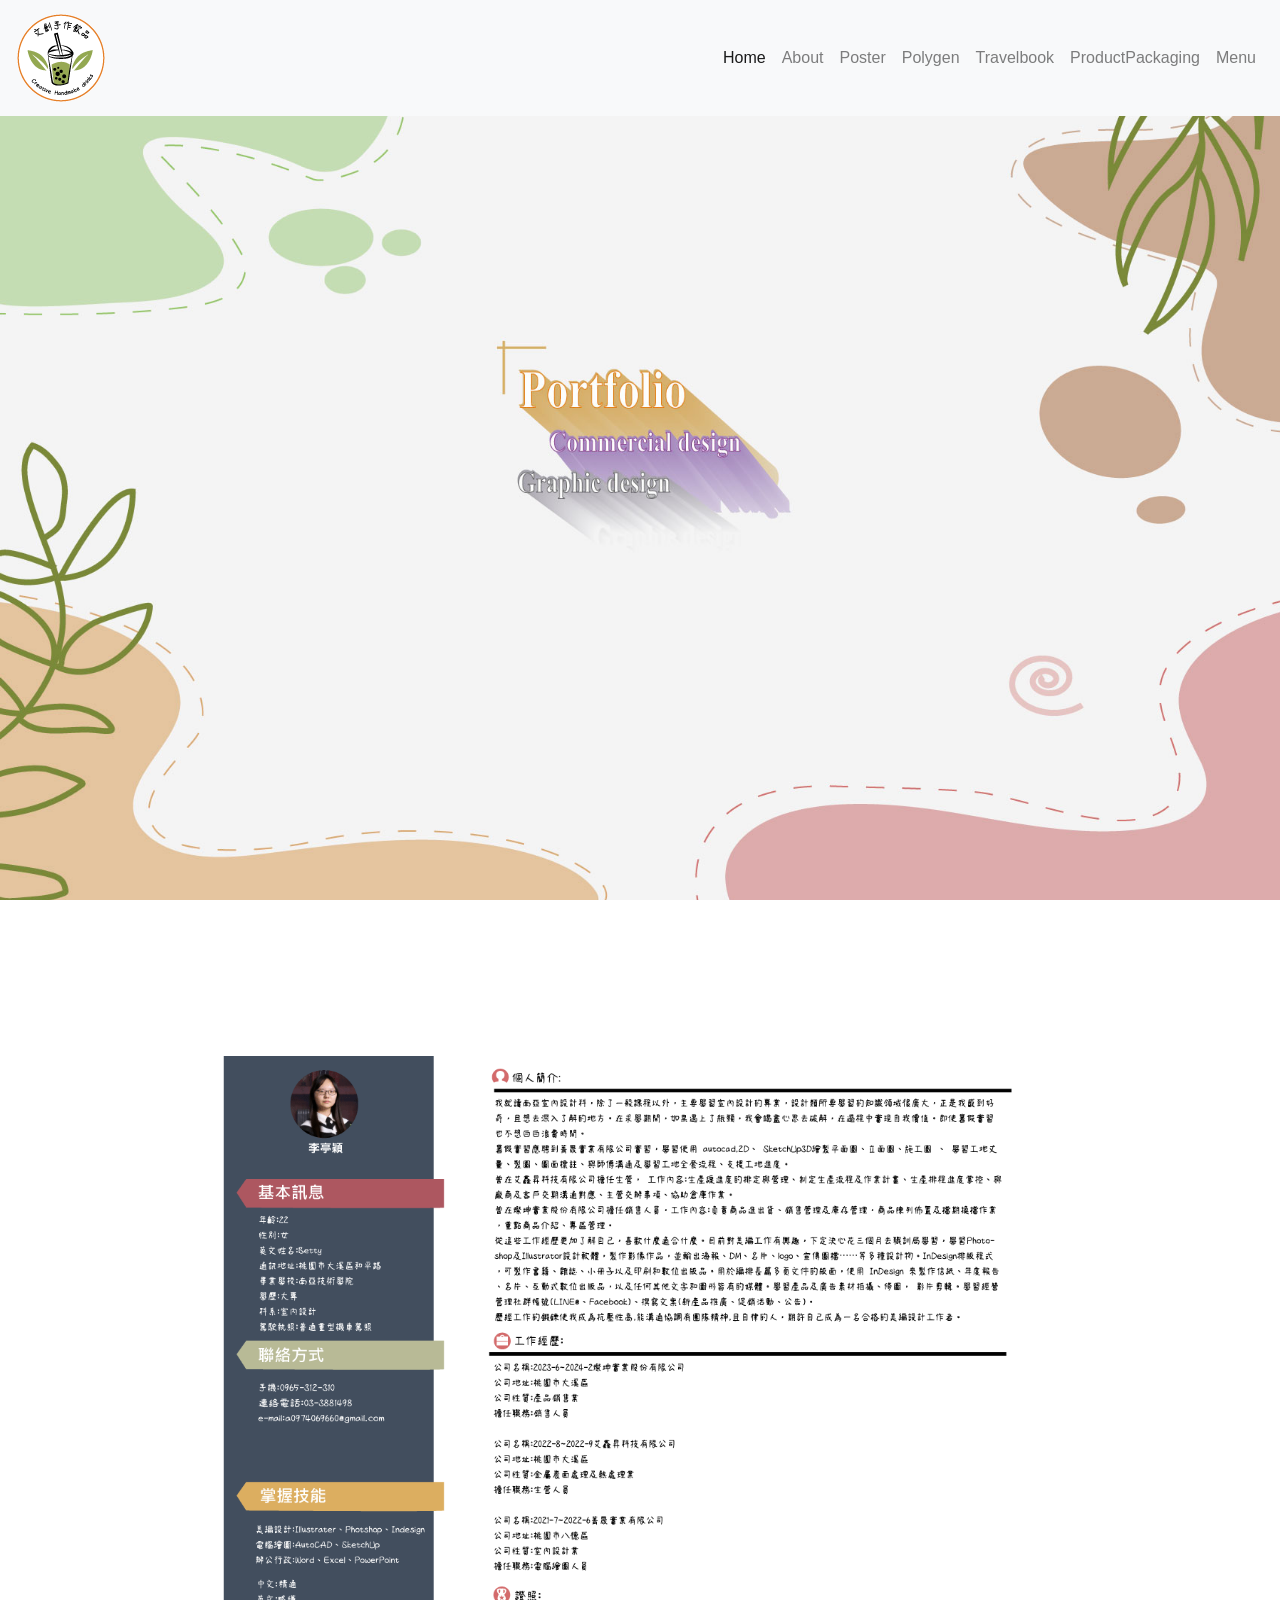
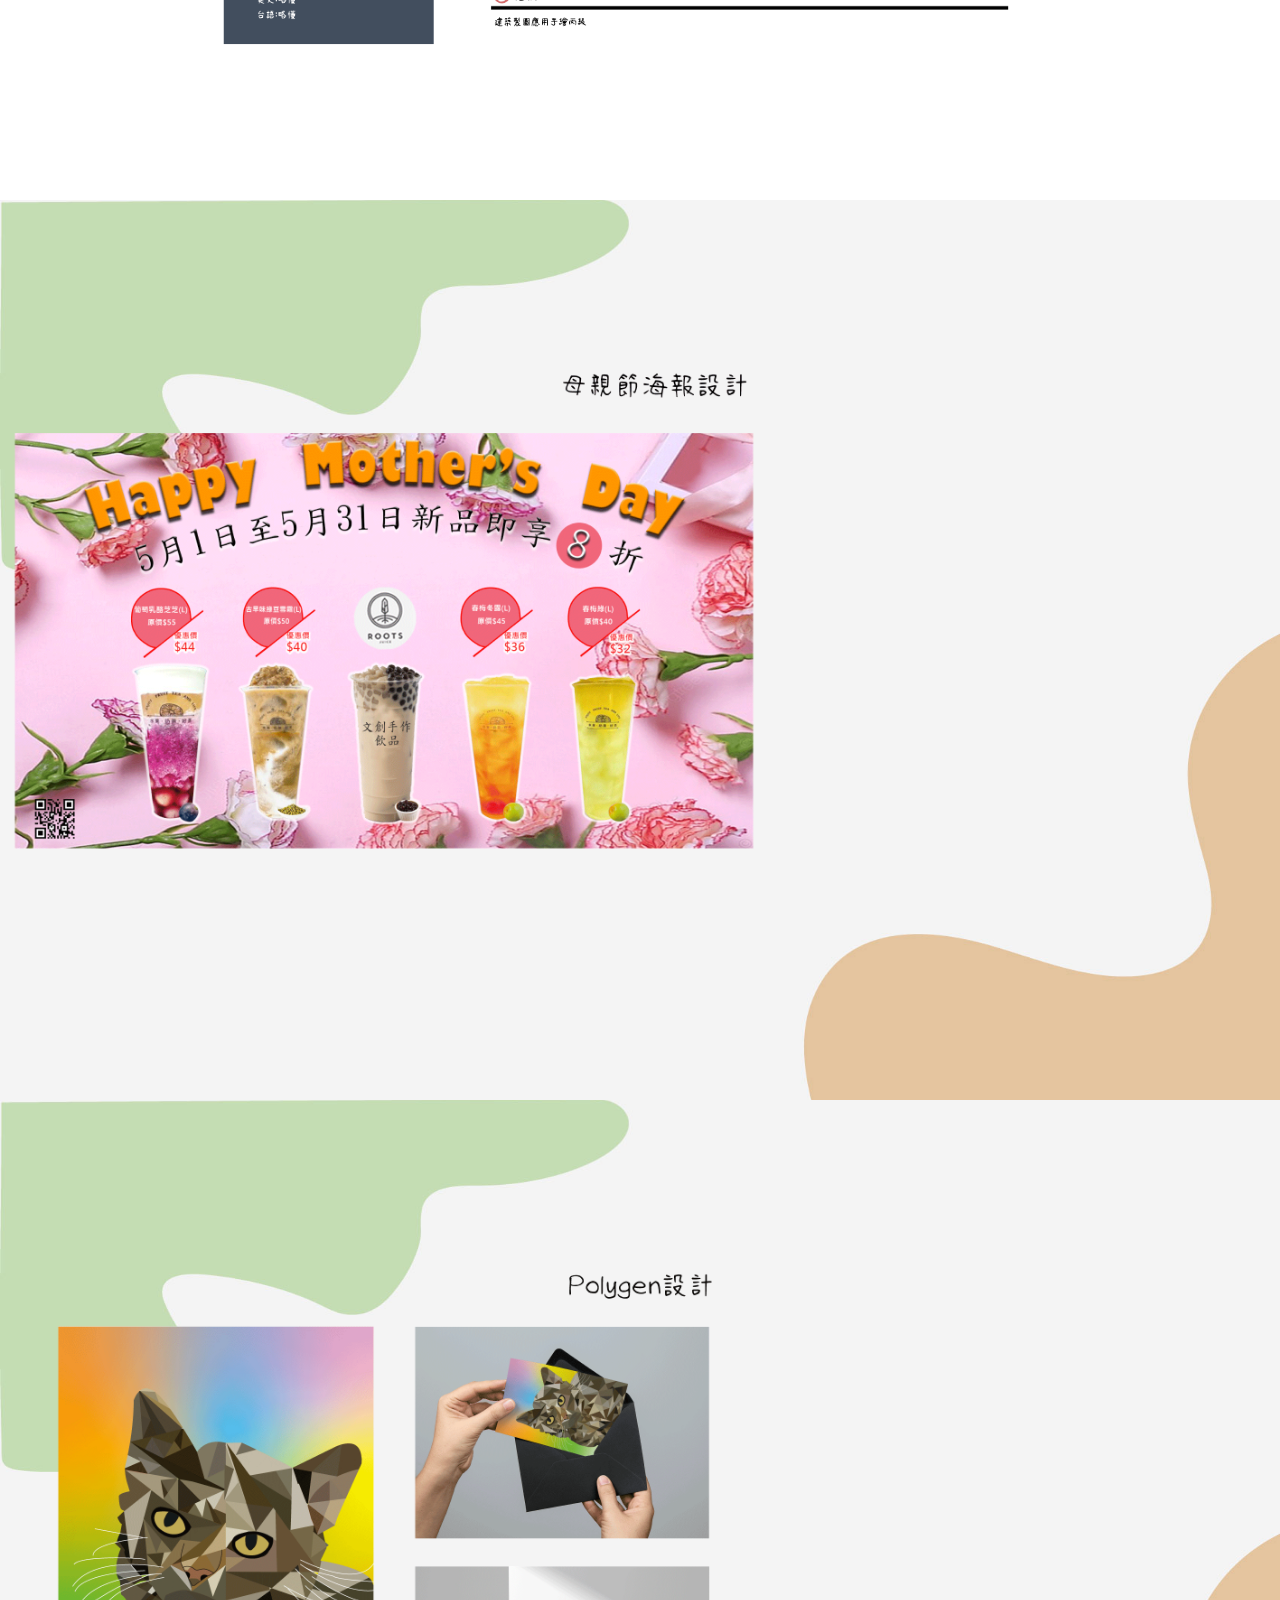
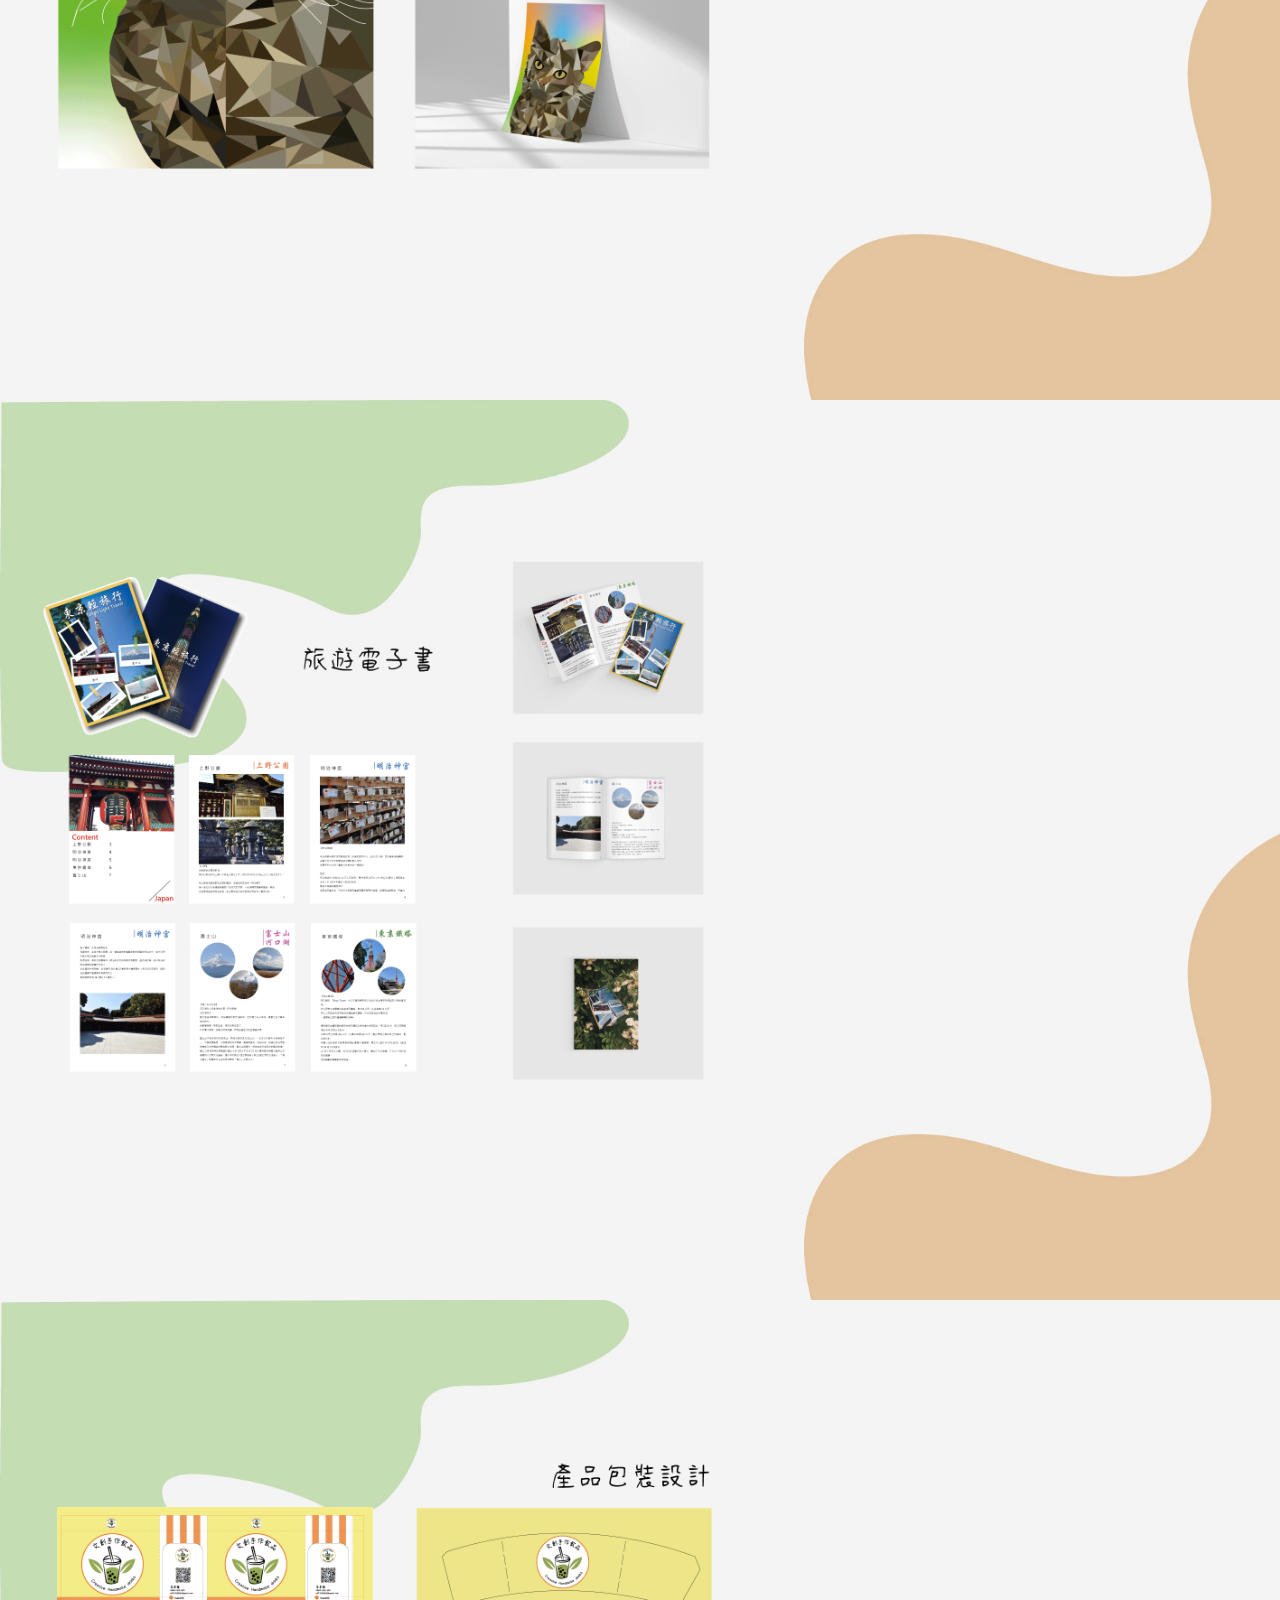
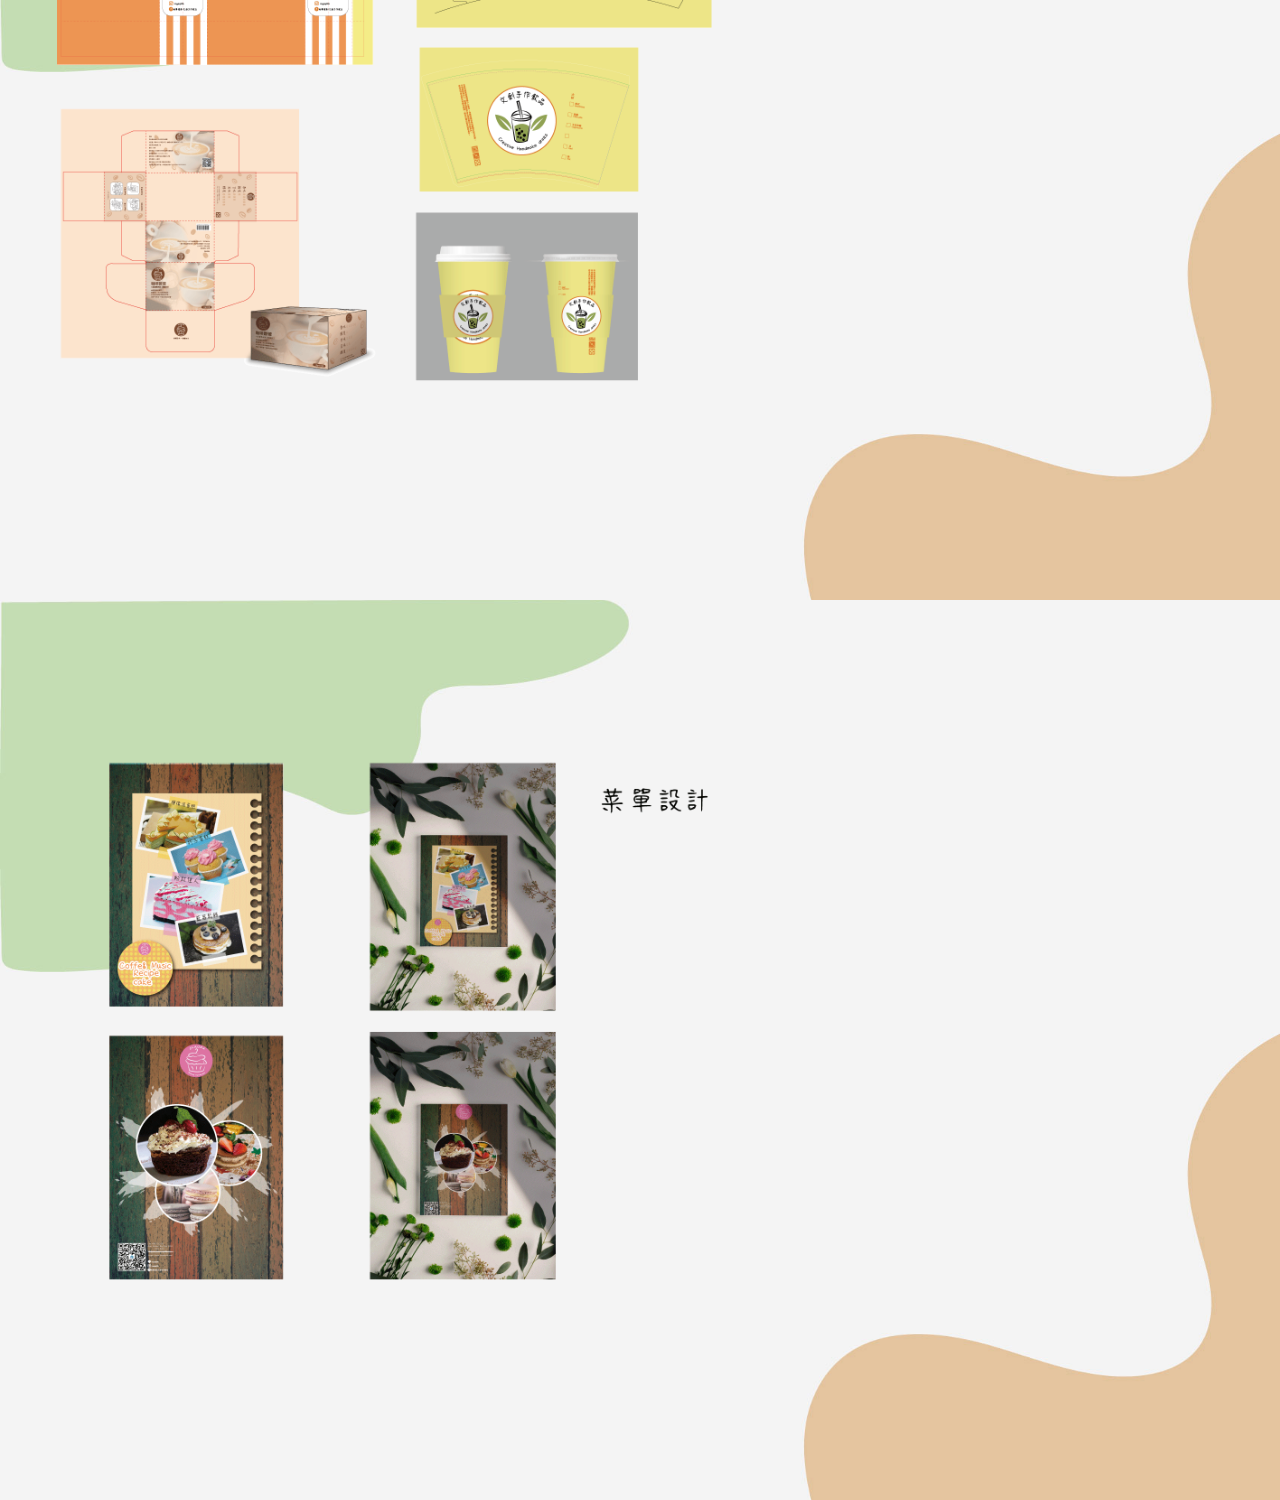
<file: index.html>
<!DOCTYPE html>
<html lang="en">

<head>
    <meta charset="UTF-8">
    <meta name="viewport" content="width=device-width, initial-scale=1.0">
    <meta http-equiv="X-UA-Compatible" content="ie=edge">
    <title>Document</title>
    <link rel="stylesheet" href="./css/bootstrap-4.0.0.css">
    <!-- bs icon -->
    <link rel="stylesheet" href="https://cdn.jsdelivr.net/npm/bootstrap-icons@1.11.3/font/bootstrap-icons.min.css">
    <!-- fontawesome icon -->
    <link rel="stylesheet" href="./fontawesome-free-5.7.2-web/css/all.css">
    <link rel="stylesheet" href="./css/index.css">
</head>

<body>
    <!-- 導覽列 -->
    <nav class="navbar navbar-expand-lg navbar-light bg-light fixed-top">
        <a class="navbar-brand js-scroll-trigger" href="#home">
            <img src="./images/logo-2.png" alt="">
        </a>
        <button class="navbar-toggler" type="button" data-toggle="collapse" data-target="#navbarNav" aria-controls="navbarNav" aria-expanded="false"
            aria-label="Toggle navigation">
            <span class="navbar-toggler-icon"></span>
        </button>
        <div class="collapse navbar-collapse" id="navbarNav">
            <!-- 
                mr-auto(靠左=>預設值)
                ml-auto(靠右)
                mx-auto(置中)
             -->
            <ul class="navbar-nav ml-auto">
                <!--HOME -->
                <li class="nav-item active">
                    <a class="nav-link js-scroll-trigger" href="#home">Home <span class="sr-only">(current)</span></a>
                </li>
                <!-- About-->
                <li class="nav-item">
                    <a class="nav-link js-scroll-trigger" href="#About">About</a>
                </li>
                <!-- Poster -->
                <li class="nav-item">
                    <a class="nav-link js-scroll-trigger" href="#Poster">Poster</a>
                </li>
                <!-- Polygen -->
                <li class="nav-item">
                    <a class="nav-link js-scroll-trigger" href="#Polygen">Polygen</a>
                </li>
                <!-- Travelbook -->
                <li class="nav-item">
                    <a class="nav-link js-scroll-trigger" href="#Travelbook">Travelbook</a>
                </li>
                <!-- ProductPackaging  -->
                <li class="nav-item">
                    <a class="nav-link js-scroll-trigger" href="#ProductPackaging">ProductPackaging</a>
                </li>
                <!-- Menu -->
                <li class="nav-item">
                    <a class="nav-link js-scroll-trigger" href="#Menu">Menu</a>
                </li>


            </ul>
        </div>
    </nav>

    <!-- 選單各區內容 -->
    <!-- HOME -->
    <section id="home">
        <div class="container">
            <div class="row">
                <!-- <div class="txt-bg">
                    <h2><i class="bi bi-alarm"></i>HOME</h2>
                    <p>Lorem ipsum dolor sit amet consectetur adipisicing elit. Voluptas odio nemo libero accusantium totam? Numquam quidem assumenda, facilis optio maiores illum suscipit laboriosam earum consequuntur ex nisi sint voluptatum dolore maxime blanditiis repellendus. Quisquam, cumque recusandae vel, quo molestiae ratione aliquid maxime, soluta ullam dolorem perspiciatis. Hic, dolorum sed. Possimus magni repellendus qui autem suscipit eos, sint officia quaerat enim eveniet neque, iure blanditiis dignissimos. Quam, error blanditiis necessitatibus nisi sed fuga soluta nobis temporibus odio perspiciatis magni repellat in quae dicta adipisci nostrum ipsum excepturi, exercitationem, mollitia repudiandae velit laboriosam? Veritatis pariatur, culpa quam quod officiis repellat repudiandae illo.</p>
                </div> -->
            </div>
        </div>
    </section>
    <!-- About-->
    <section id="About">
        <!-- <img src="./images/履歷表設計.jpg" alt=""> -->
        <div class="container">
            <div class="row">
                <!-- <div class="txt-bg">
                    <h2>ABOUT<i class="bi bi-umbrella"></i></h2>
                    <p>Lorem ipsum dolor sit amet consectetur adipisicing elit. Voluptas odio nemo libero accusantium totam? Numquam quidem assumenda, facilis optio maiores illum suscipit laboriosam earum consequuntur ex nisi sint voluptatum dolore maxime blanditiis repellendus. Quisquam, cumque recusandae vel, quo molestiae ratione aliquid maxime, soluta ullam dolorem perspiciatis. Hic, dolorum sed. Possimus magni repellendus qui autem suscipit eos, sint officia quaerat enim eveniet neque, iure blanditiis dignissimos. Quam, error blanditiis necessitatibus nisi sed fuga soluta nobis temporibus odio perspiciatis magni repellat in quae dicta adipisci nostrum ipsum excepturi, exercitationem, mollitia repudiandae velit laboriosam? Veritatis pariatur, culpa quam quod officiis repellat repudiandae illo.</p>
                </div> -->
            </div>
        </div>
    </section>
    <!-- Poster -->
    <section id="Poster">
        <img src="./images/母親節海報設計.png" alt="">
        <div class="container">
            <div class="row">
                <!-- 行內樣式 -->
                <!-- <div class="txt-bg">
                        <h2></i>母親節海報設計</h2>
                        <p> </p>
                </div> -->
            </div>
        </div>
    </section>
    <!-- Polygen -->
    <section id="Polygen">
        <img src="./images/ploygen設計.png" alt="">
        <div class="container">
            <div class="row">
                <!-- <div class="txt-bg">
                    <h2>SERVICE</h2>
                    <p>Lorem ipsum dolor sit amet consectetur adipisicing elit. Voluptas odio nemo libero accusantium totam?
                        Numquam quidem assumenda, facilis optio maiores illum suscipit laboriosam earum consequuntur ex nisi
                        sint voluptatum dolore maxime blanditiis repellendus. Quisquam, cumque recusandae vel, quo molestiae
                        ratione aliquid maxime, soluta ullam dolorem perspiciatis. Hic, dolorum sed. Possimus magni repellendus
                        qui autem suscipit eos, sint officia quaerat enim eveniet neque, iure blanditiis dignissimos. Quam,
                        error blanditiis necessitatibus nisi sed fuga soluta nobis temporibus odio perspiciatis magni repellat
                        in quae dicta adipisci nostrum ipsum excepturi, exercitationem, mollitia repudiandae velit laboriosam?
                        Veritatis pariatur, culpa quam quod officiis repellat repudiandae illo.</p>
                </div> -->
            </div>
        </div>
    </section>
    <!-- Travelbook -->
    <section id="Travelbook">
        <img src="./images/旅遊電子書.png" alt="">
        <div class="container">
            <div class="row">
                <!-- <div class="txt-bg">
                    <h2>CONTACT</h2>
                    <p>Lorem ipsum dolor sit amet consectetur adipisicing elit. Voluptas odio nemo libero accusantium totam?
                        Numquam quidem assumenda, facilis optio maiores illum suscipit laboriosam earum consequuntur ex nisi
                        sint voluptatum dolore maxime blanditiis repellendus. Quisquam, cumque recusandae vel, quo molestiae
                        ratione aliquid maxime, soluta ullam dolorem perspiciatis. Hic, dolorum sed. Possimus magni repellendus
                        qui autem suscipit eos, sint officia quaerat enim eveniet neque, iure blanditiis dignissimos. Quam,
                        error blanditiis necessitatibus nisi sed fuga soluta nobis temporibus odio perspiciatis magni repellat
                        in quae dicta adipisci nostrum ipsum excepturi, exercitationem, mollitia repudiandae velit laboriosam?
                        Veritatis pariatur, culpa quam quod officiis repellat repudiandae illo.</p>
                </div> -->
            </div>
        </div>
    </section>

    <!-- ProductPackaging -->
    <section id="ProductPackaging">
        <img src="./images/產品包裝設計.png" alt="">
        <div class="container">
            <div class="row">
                <!-- <div class="txt-bg">
                    <h2>CONTACT</h2>
                    <p>Lorem ipsum dolor sit amet consectetur adipisicing elit. Voluptas odio nemo libero accusantium totam?
                        Numquam quidem assumenda, facilis optio maiores illum suscipit laboriosam earum consequuntur ex nisi
                        sint voluptatum dolore maxime blanditiis repellendus. Quisquam, cumque recusandae vel, quo molestiae
                        ratione aliquid maxime, soluta ullam dolorem perspiciatis. Hic, dolorum sed. Possimus magni repellendus
                        qui autem suscipit eos, sint officia quaerat enim eveniet neque, iure blanditiis dignissimos. Quam,
                        error blanditiis necessitatibus nisi sed fuga soluta nobis temporibus odio perspiciatis magni repellat
                        in quae dicta adipisci nostrum ipsum excepturi, exercitationem, mollitia repudiandae velit laboriosam?
                        Veritatis pariatur, culpa quam quod officiis repellat repudiandae illo.</p>
                </div> -->
            </div>
        </div>
    </section>

    <!-- Menu -->
    <section id="Menu">
        <img src="./images/菜單設計.png" alt="">
        <div class="container">
            <div class="row">
                <!-- <div class="txt-bg">
                            <h2>CONTACT</h2>
                            <p>Lorem ipsum dolor sit amet consectetur adipisicing elit. Voluptas odio nemo libero accusantium totam?
                                Numquam quidem assumenda, facilis optio maiores illum suscipit laboriosam earum consequuntur ex nisi
                                sint voluptatum dolore maxime blanditiis repellendus. Quisquam, cumque recusandae vel, quo molestiae
                                ratione aliquid maxime, soluta ullam dolorem perspiciatis. Hic, dolorum sed. Possimus magni repellendus
                                qui autem suscipit eos, sint officia quaerat enim eveniet neque, iure blanditiis dignissimos. Quam,
                                error blanditiis necessitatibus nisi sed fuga soluta nobis temporibus odio perspiciatis magni repellat
                                in quae dicta adipisci nostrum ipsum excepturi, exercitationem, mollitia repudiandae velit laboriosam?
                                Veritatis pariatur, culpa quam quod officiis repellat repudiandae illo.</p>
                        </div> -->
            </div>
        </div>
    </section>






    <!-- jQuery主程式 -->
    <script src="./js/jquery-3.2.1.min.js"></script>
    <!-- 捲動主程式 -->
    <script src="./js/freelancer.min.js"></script>
    <!-- 轉場主程式 -->
    <script src="./js/jquery.easing.min.js"></script>

    <!-- bs主程式 -->
    <script src="./js/bootstrap-4.0.0.js"></script>
    <script src="./js/popper.min.js"></script>

</body>

</html>
</file>
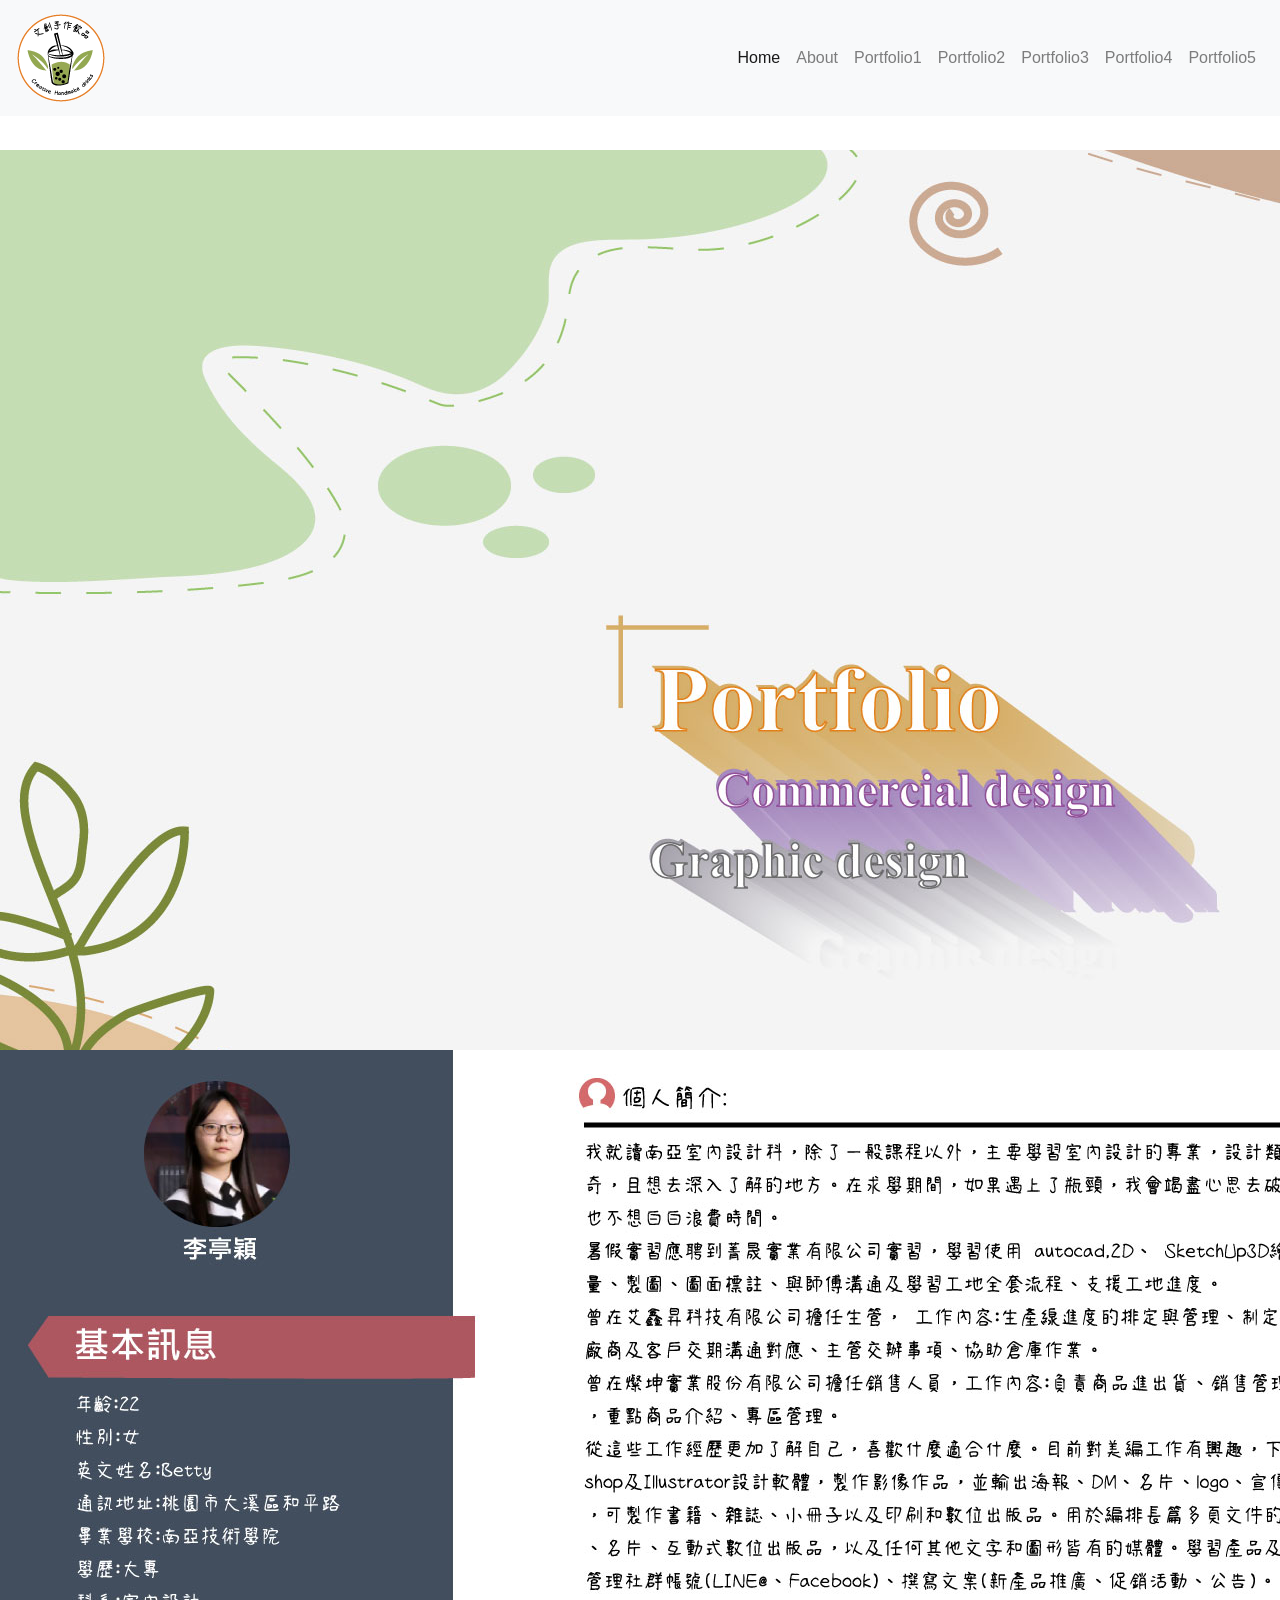
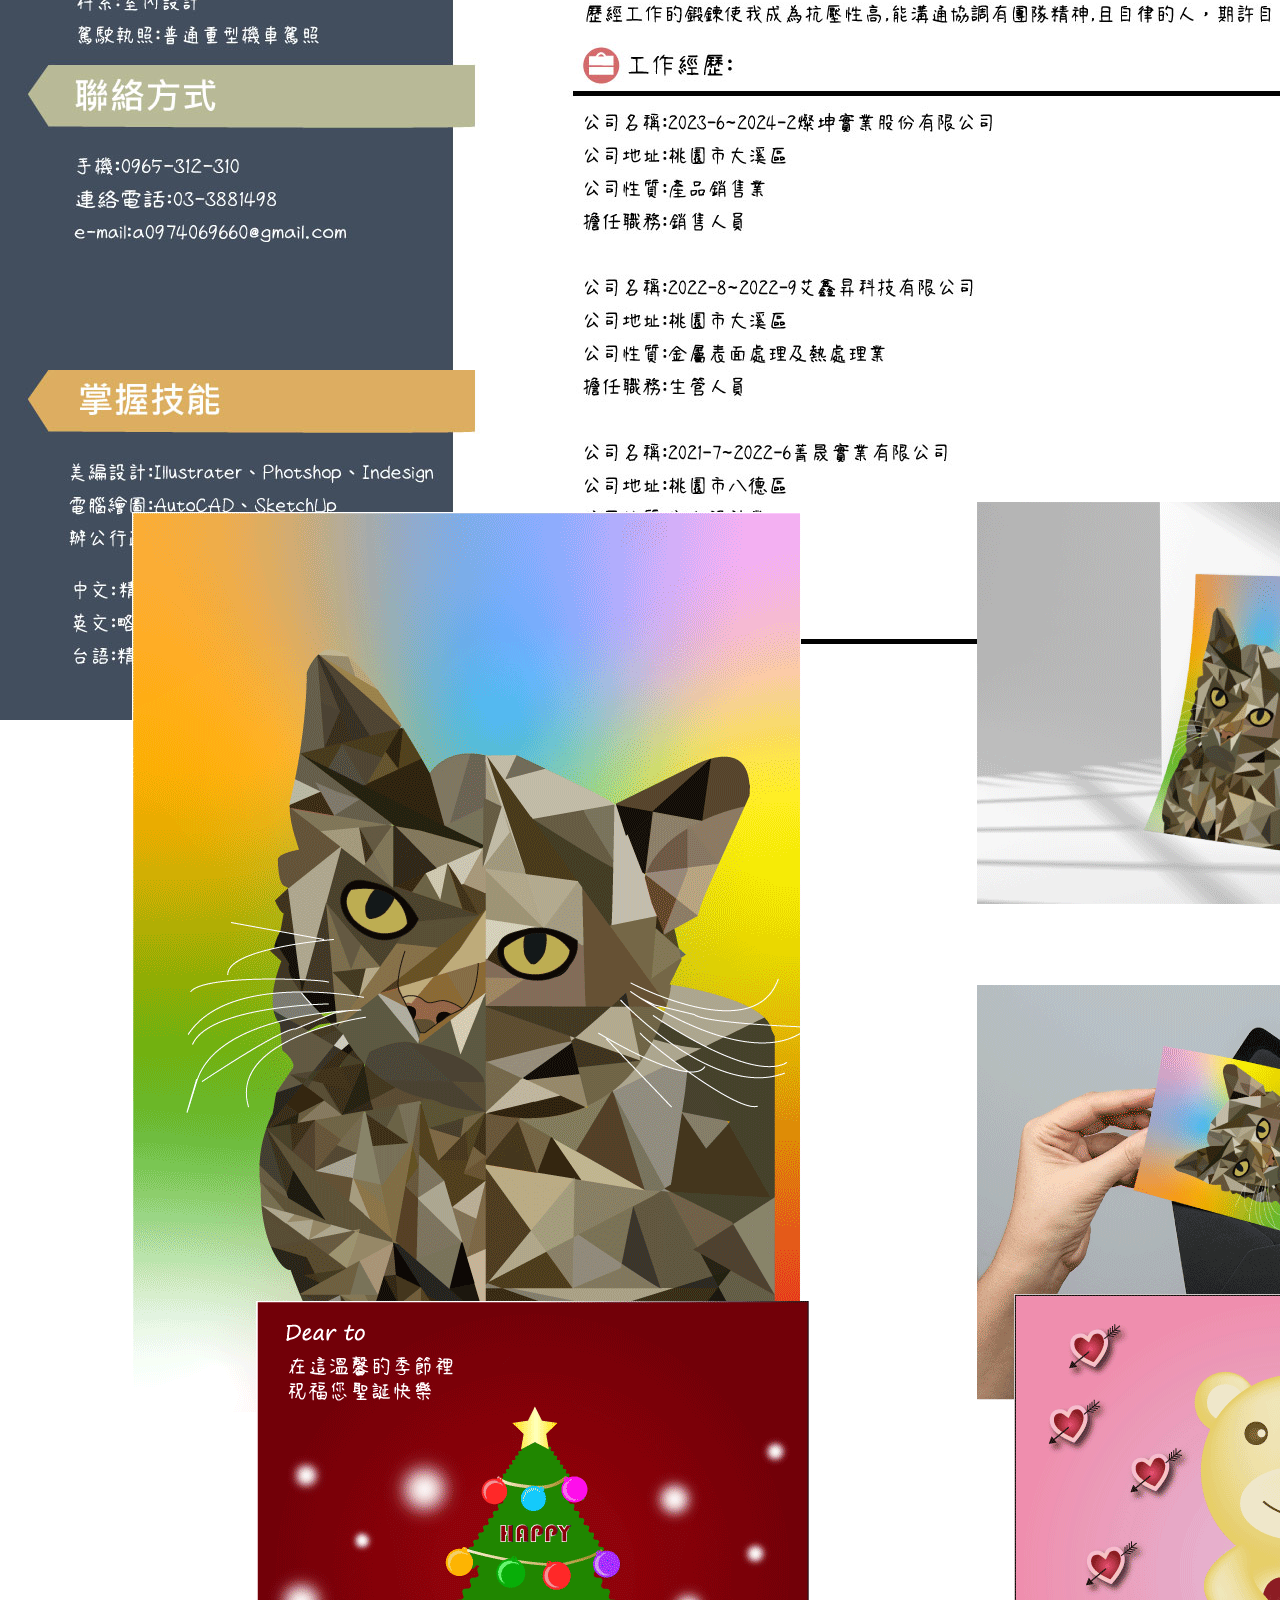
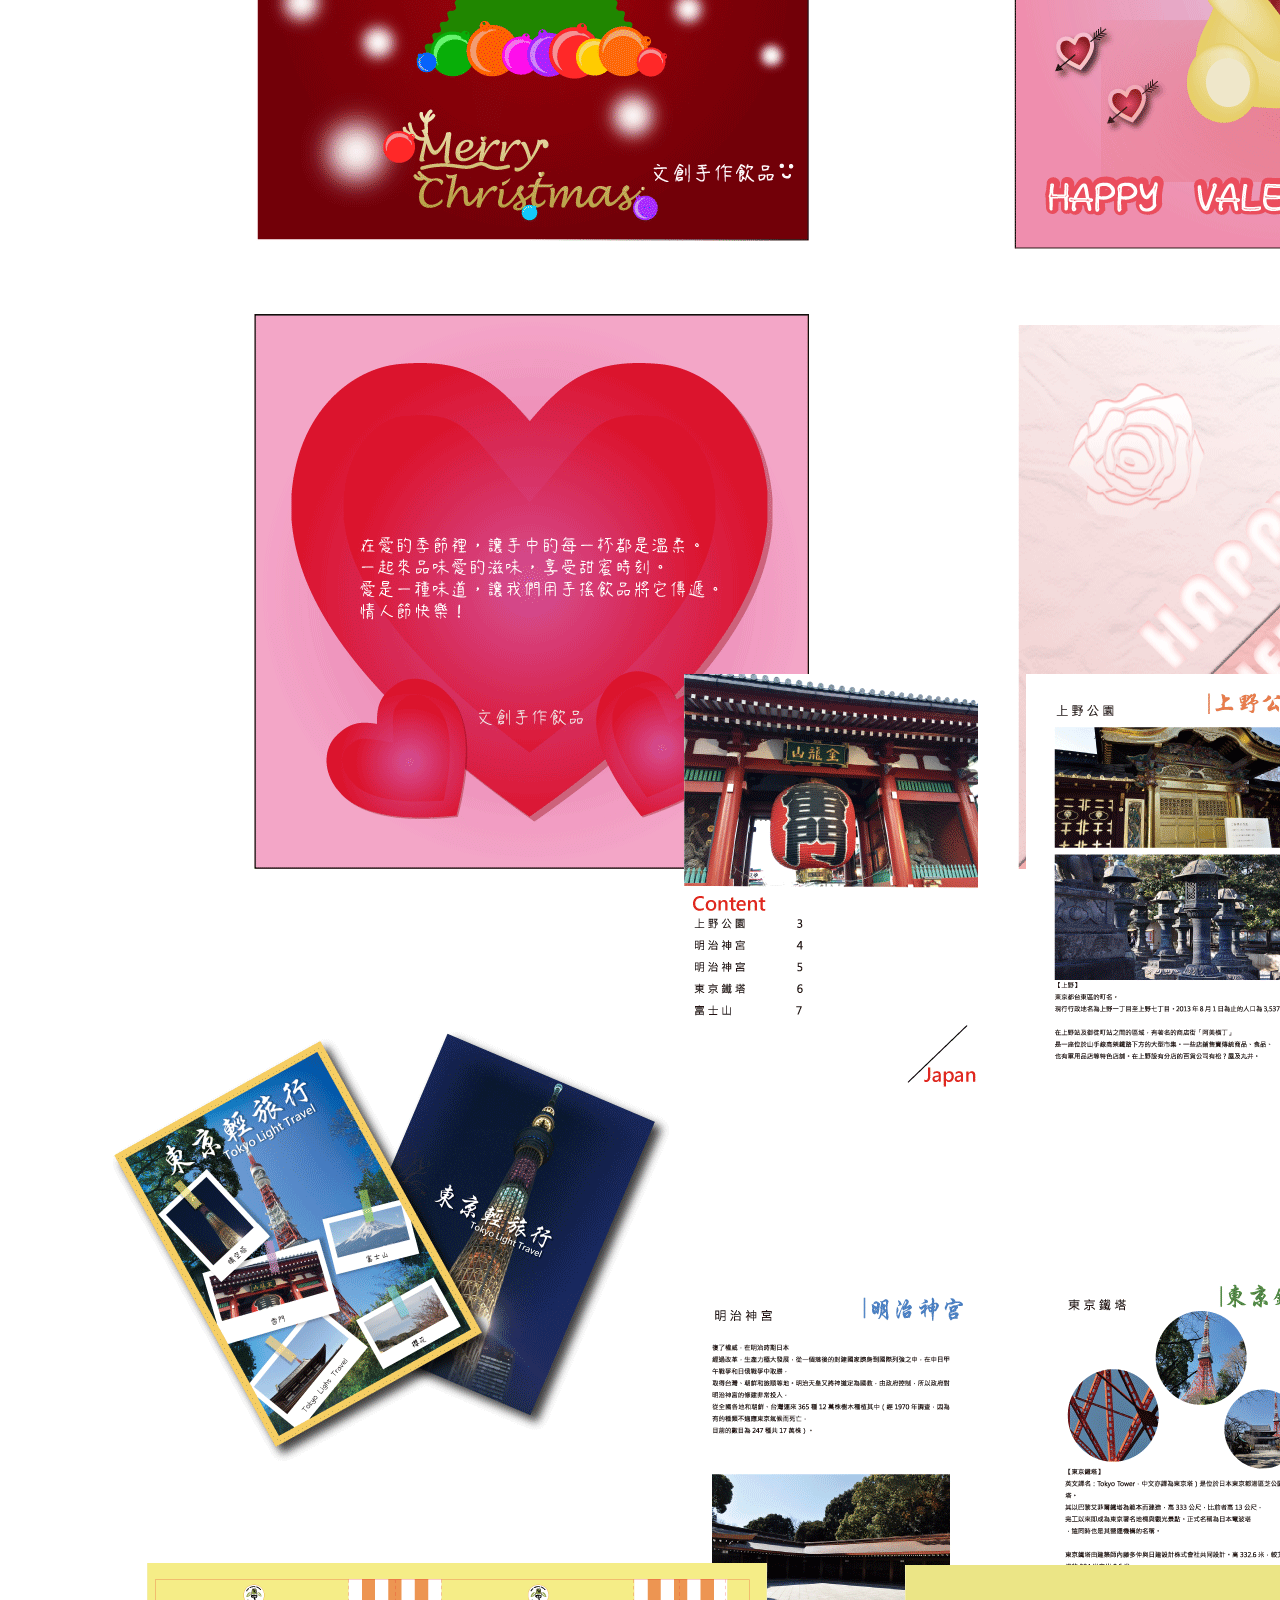
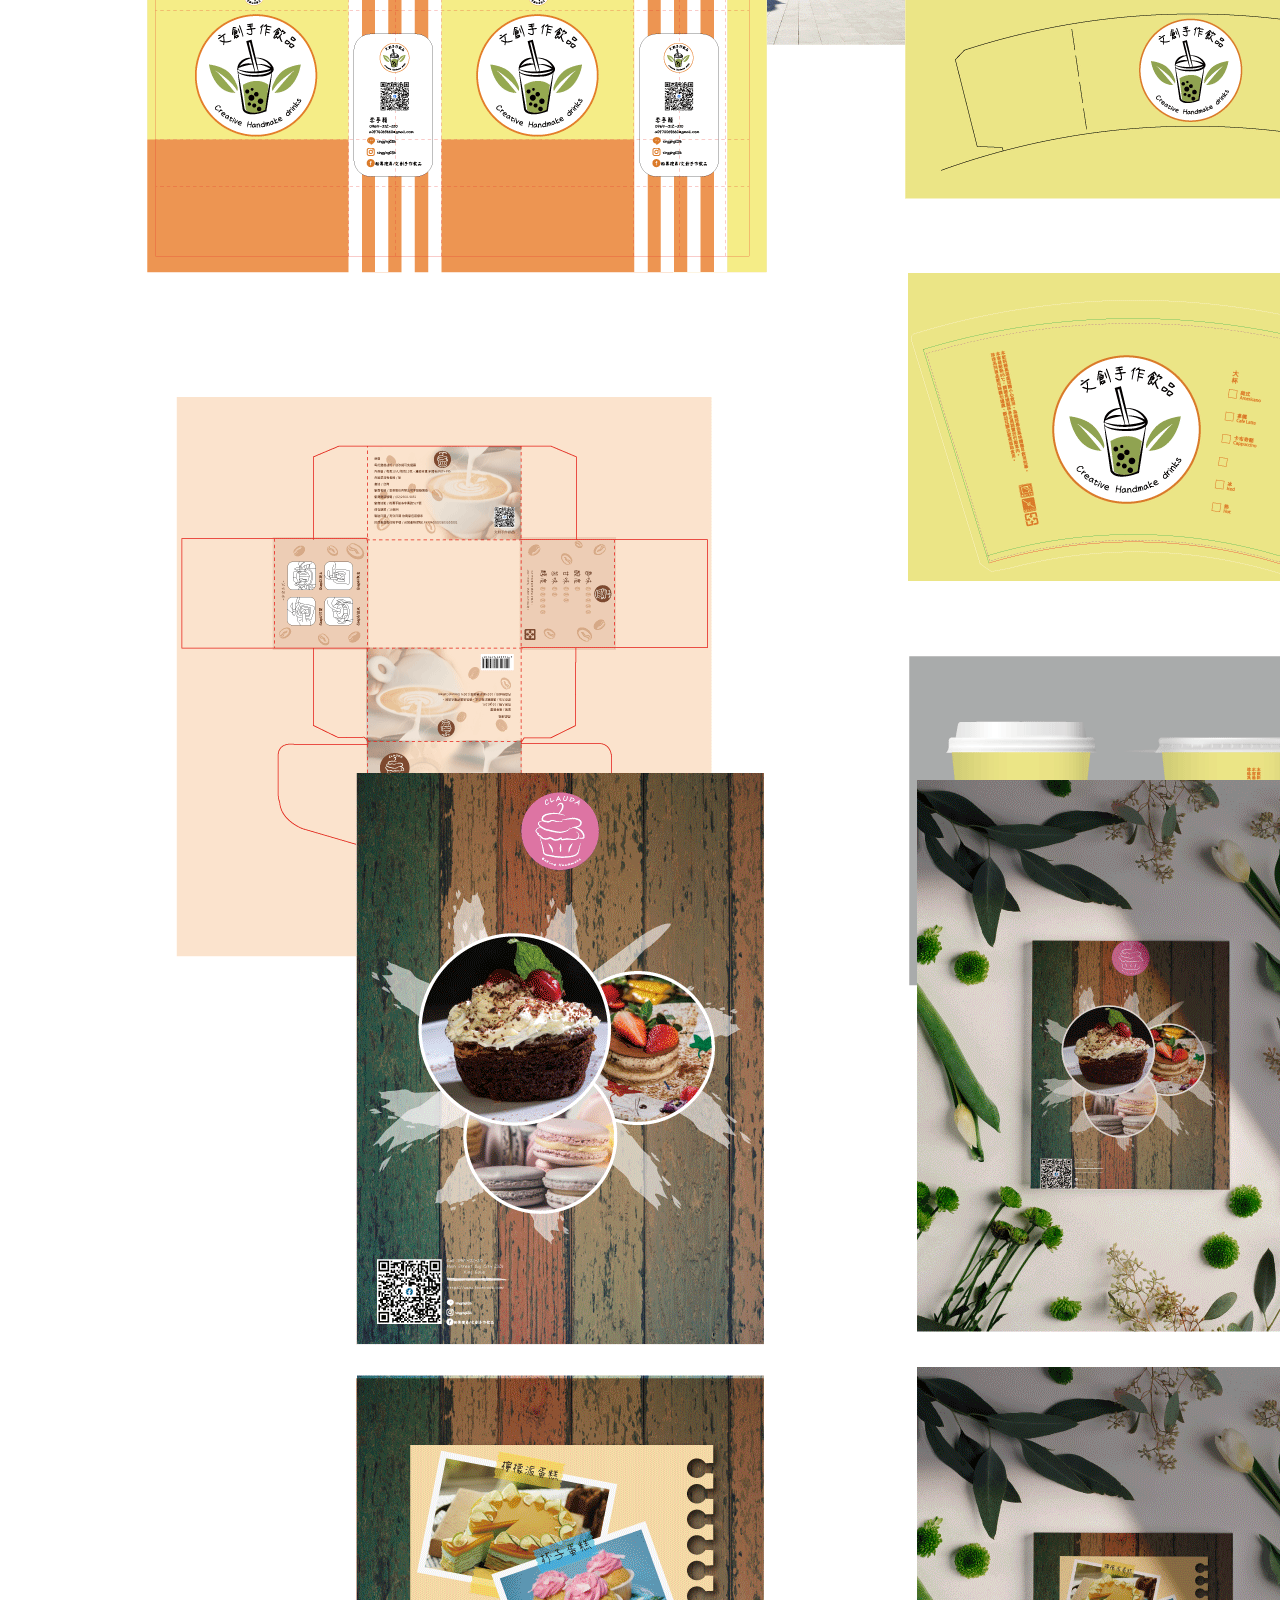
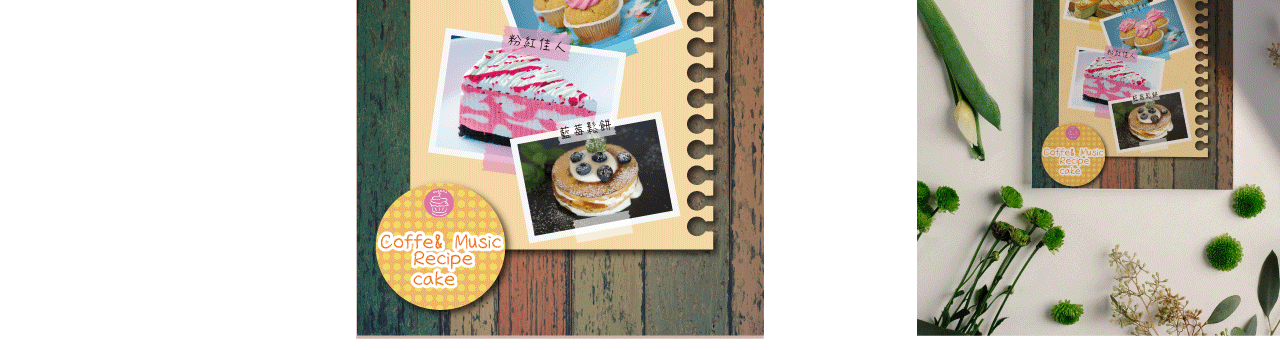
<file: 一頁式網站ok/index.html>
<!DOCTYPE html>
<html lang="en">

<head>
    <meta charset="UTF-8">
    <meta name="viewport" content="width=device-width, initial-scale=1.0">
    <meta http-equiv="X-UA-Compatible" content="ie=edge">
    <title>Document</title>
    <link rel="stylesheet" href="./css/bootstrap-4.0.0.css">
    <!-- bs icon -->
    <link rel="stylesheet" href="https://cdn.jsdelivr.net/npm/bootstrap-icons@1.11.3/font/bootstrap-icons.min.css">
    <!-- fontawesome icon -->
    <link rel="stylesheet" href="./fontawesome-free-5.7.2-web/css/all.css">
    <link rel="stylesheet" href="./css/index.css">
</head>

<body>
    <!-- 導覽列 -->
    <nav class="navbar navbar-expand-lg navbar-light bg-light fixed-top">
        <a class="navbar-brand js-scroll-trigger" href="#home">
            <img src="./images/logo-2.png" alt="">
        </a>
        <button class="navbar-toggler" type="button" data-toggle="collapse" data-target="#navbarNav" aria-controls="navbarNav" aria-expanded="false"
            aria-label="Toggle navigation">
            <span class="navbar-toggler-icon"></span>
        </button>
        <div class="collapse navbar-collapse" id="navbarNav">
            <!-- 
                mr-auto(靠左=>預設值)
                ml-auto(靠右)
                mx-auto(置中)
             -->
            <ul class="navbar-nav ml-auto">
                <!--HOME -->
                <li class="nav-item active">
                    <a class="nav-link js-scroll-trigger" href="#home">Home <span class="sr-only">(current)</span></a>
                </li>
                <!-- ABOUT -->
                <li class="nav-item">
                    <a class="nav-link js-scroll-trigger" href="#about">About</a>
                </li>
                <!-- PORTFOLIO1 -->
                <li class="nav-item">
                    <a class="nav-link js-scroll-trigger" href="#portfolio1">Portfolio1</a>
                </li>
                <!-- PORTFOLIO2 -->
                <li class="nav-item">
                    <a class="nav-link js-scroll-trigger" href="#portfolio2">Portfolio2</a>
                </li>
                <!-- PORTFOLIO3 -->
                <li class="nav-item">
                    <a class="nav-link js-scroll-trigger" href="#portfolio3">Portfolio3</a>
                </li>
                <!-- PORTFOLIO4 -->
                <li class="nav-item">
                    <a class="nav-link js-scroll-trigger" href="#portfolio4">Portfolio4</a>
                </li>
                <!-- PORTFOLIO5 -->
                <li class="nav-item">
                    <a class="nav-link js-scroll-trigger" href="#portfolio5">Portfolio5</a>
                </li>


            </ul>
        </div>
    </nav>

    <!-- 選單各區內容 -->
    <!-- HOME -->
    <section id="home">
        <img src="./images/封面.jpg" alt="">
        <div class="container">
            <div class="row">
                <!-- <div class="txt-bg">
                    <h2><i class="bi bi-alarm"></i>HOME</h2>
                    <p>Lorem ipsum dolor sit amet consectetur adipisicing elit. Voluptas odio nemo libero accusantium totam? Numquam quidem assumenda, facilis optio maiores illum suscipit laboriosam earum consequuntur ex nisi sint voluptatum dolore maxime blanditiis repellendus. Quisquam, cumque recusandae vel, quo molestiae ratione aliquid maxime, soluta ullam dolorem perspiciatis. Hic, dolorum sed. Possimus magni repellendus qui autem suscipit eos, sint officia quaerat enim eveniet neque, iure blanditiis dignissimos. Quam, error blanditiis necessitatibus nisi sed fuga soluta nobis temporibus odio perspiciatis magni repellat in quae dicta adipisci nostrum ipsum excepturi, exercitationem, mollitia repudiandae velit laboriosam? Veritatis pariatur, culpa quam quod officiis repellat repudiandae illo.</p>
                </div> -->
            </div>
        </div>
    </section>
    <!-- ABOUT -->
    <section id="about">
        <img src="./images/履歷表設計.jpg" alt="">
        <div class="container">
            <div class="row">
                <!-- <div class="txt-bg">
                    <h2>ABOUT<i class="bi bi-umbrella"></i></h2>
                    <p>Lorem ipsum dolor sit amet consectetur adipisicing elit. Voluptas odio nemo libero accusantium totam? Numquam quidem assumenda, facilis optio maiores illum suscipit laboriosam earum consequuntur ex nisi sint voluptatum dolore maxime blanditiis repellendus. Quisquam, cumque recusandae vel, quo molestiae ratione aliquid maxime, soluta ullam dolorem perspiciatis. Hic, dolorum sed. Possimus magni repellendus qui autem suscipit eos, sint officia quaerat enim eveniet neque, iure blanditiis dignissimos. Quam, error blanditiis necessitatibus nisi sed fuga soluta nobis temporibus odio perspiciatis magni repellat in quae dicta adipisci nostrum ipsum excepturi, exercitationem, mollitia repudiandae velit laboriosam? Veritatis pariatur, culpa quam quod officiis repellat repudiandae illo.</p>
                </div> -->
            </div>
        </div>
    </section>
    <!-- PORTFOLIO1 -->
    <section id="portfolio1">
        <img src="./images/ploygen設計.png" alt="">
        <div class="container">
            <div class="row">
                <!-- 行內樣式 -->
                <!-- <div class="txt-bg">                    
                    <h2><i class="fas fa-dog" style="color: rgb(255, 70, 70);"></i>NEWS</h2>
                    <p>Lorem ipsum dolor sit amet consectetur adipisicing elit. Voluptas odio nemo libero accusantium totam? Numquam quidem assumenda, facilis optio maiores illum suscipit laboriosam earum consequuntur ex nisi sint voluptatum dolore maxime blanditiis repellendus. Quisquam, cumque recusandae vel, quo molestiae ratione aliquid maxime, soluta ullam dolorem perspiciatis. Hic, dolorum sed. Possimus magni repellendus qui autem suscipit eos, sint officia quaerat enim eveniet neque, iure blanditiis dignissimos. Quam, error blanditiis necessitatibus nisi sed fuga soluta nobis temporibus odio perspiciatis magni repellat in quae dicta adipisci nostrum ipsum excepturi, exercitationem, mollitia repudiandae velit laboriosam? Veritatis pariatur, culpa quam quod officiis repellat repudiandae illo.</p>
                </div> -->
            </div>
        </div>
    </section>
    <!-- PORTFOLIO2 -->
    <section id="portfolio2">
        <img src="./images/節慶banner設計.png" alt="">
        <div class="container">
            <div class="row">
                <!-- <div class="txt-bg">
                    <h2>SERVICE</h2>
                    <p>Lorem ipsum dolor sit amet consectetur adipisicing elit. Voluptas odio nemo libero accusantium totam?
                        Numquam quidem assumenda, facilis optio maiores illum suscipit laboriosam earum consequuntur ex nisi
                        sint voluptatum dolore maxime blanditiis repellendus. Quisquam, cumque recusandae vel, quo molestiae
                        ratione aliquid maxime, soluta ullam dolorem perspiciatis. Hic, dolorum sed. Possimus magni repellendus
                        qui autem suscipit eos, sint officia quaerat enim eveniet neque, iure blanditiis dignissimos. Quam,
                        error blanditiis necessitatibus nisi sed fuga soluta nobis temporibus odio perspiciatis magni repellat
                        in quae dicta adipisci nostrum ipsum excepturi, exercitationem, mollitia repudiandae velit laboriosam?
                        Veritatis pariatur, culpa quam quod officiis repellat repudiandae illo.</p>
                </div> -->
            </div>
        </div>
    </section>
    <!-- PORTFOLIO3 -->
    <section id="portfolio3">
        <img src="./images/旅遊電子書.png" alt="">
        <div class="container">
            <div class="row">
                <!-- <div class="txt-bg">
                    <h2>CONTACT</h2>
                    <p>Lorem ipsum dolor sit amet consectetur adipisicing elit. Voluptas odio nemo libero accusantium totam?
                        Numquam quidem assumenda, facilis optio maiores illum suscipit laboriosam earum consequuntur ex nisi
                        sint voluptatum dolore maxime blanditiis repellendus. Quisquam, cumque recusandae vel, quo molestiae
                        ratione aliquid maxime, soluta ullam dolorem perspiciatis. Hic, dolorum sed. Possimus magni repellendus
                        qui autem suscipit eos, sint officia quaerat enim eveniet neque, iure blanditiis dignissimos. Quam,
                        error blanditiis necessitatibus nisi sed fuga soluta nobis temporibus odio perspiciatis magni repellat
                        in quae dicta adipisci nostrum ipsum excepturi, exercitationem, mollitia repudiandae velit laboriosam?
                        Veritatis pariatur, culpa quam quod officiis repellat repudiandae illo.</p>
                </div> -->
            </div>
        </div>
    </section>

    <!-- PORTFOLIO4 -->
    <section id="portfolio4">
        <img src="./images/產品包裝設計.png" alt="">
        <div class="container">
            <div class="row">
                <!-- <div class="txt-bg">
                    <h2>CONTACT</h2>
                    <p>Lorem ipsum dolor sit amet consectetur adipisicing elit. Voluptas odio nemo libero accusantium totam?
                        Numquam quidem assumenda, facilis optio maiores illum suscipit laboriosam earum consequuntur ex nisi
                        sint voluptatum dolore maxime blanditiis repellendus. Quisquam, cumque recusandae vel, quo molestiae
                        ratione aliquid maxime, soluta ullam dolorem perspiciatis. Hic, dolorum sed. Possimus magni repellendus
                        qui autem suscipit eos, sint officia quaerat enim eveniet neque, iure blanditiis dignissimos. Quam,
                        error blanditiis necessitatibus nisi sed fuga soluta nobis temporibus odio perspiciatis magni repellat
                        in quae dicta adipisci nostrum ipsum excepturi, exercitationem, mollitia repudiandae velit laboriosam?
                        Veritatis pariatur, culpa quam quod officiis repellat repudiandae illo.</p>
                </div> -->
            </div>
        </div>
    </section>

        <!-- PORTFOLIO5 -->
        <section id="portfolio5">
                <img src="./images/菜單設計.png" alt="">
                <div class="container">
                    <div class="row">
                        <!-- <div class="txt-bg">
                            <h2>CONTACT</h2>
                            <p>Lorem ipsum dolor sit amet consectetur adipisicing elit. Voluptas odio nemo libero accusantium totam?
                                Numquam quidem assumenda, facilis optio maiores illum suscipit laboriosam earum consequuntur ex nisi
                                sint voluptatum dolore maxime blanditiis repellendus. Quisquam, cumque recusandae vel, quo molestiae
                                ratione aliquid maxime, soluta ullam dolorem perspiciatis. Hic, dolorum sed. Possimus magni repellendus
                                qui autem suscipit eos, sint officia quaerat enim eveniet neque, iure blanditiis dignissimos. Quam,
                                error blanditiis necessitatibus nisi sed fuga soluta nobis temporibus odio perspiciatis magni repellat
                                in quae dicta adipisci nostrum ipsum excepturi, exercitationem, mollitia repudiandae velit laboriosam?
                                Veritatis pariatur, culpa quam quod officiis repellat repudiandae illo.</p>
                        </div> -->
                    </div>
                </div>
            </section>
        





    <!-- jQuery主程式 -->
    <script src="./js/jquery-3.2.1.min.js"></script>
    <!-- 捲動主程式 -->
    <script src="./js/freelancer.min.js"></script>
    <!-- 轉場主程式 -->
    <script src="./js/jquery.easing.min.js"></script>

    <!-- bs主程式 -->
    <script src="./js/bootstrap-4.0.0.js"></script>
    <script src="./js/popper.min.js"></script>

</body>

</html>
</file>
<file: fontawesome-free-5.7.2-web/css/all.css>
.fa,
.fas,
.far,
.fal,
.fab {
  -moz-osx-font-smoothing: grayscale;
  -webkit-font-smoothing: antialiased;
  display: inline-block;
  font-style: normal;
  font-variant: normal;
  text-rendering: auto;
  line-height: 1; }

.fa-lg {
  font-size: 1.33333em;
  line-height: 0.75em;
  vertical-align: -.0667em; }

.fa-xs {
  font-size: .75em; }

.fa-sm {
  font-size: .875em; }

.fa-1x {
  font-size: 1em; }

.fa-2x {
  font-size: 2em; }

.fa-3x {
  font-size: 3em; }

.fa-4x {
  font-size: 4em; }

.fa-5x {
  font-size: 5em; }

.fa-6x {
  font-size: 6em; }

.fa-7x {
  font-size: 7em; }

.fa-8x {
  font-size: 8em; }

.fa-9x {
  font-size: 9em; }

.fa-10x {
  font-size: 10em; }

.fa-fw {
  text-align: center;
  width: 1.25em; }

.fa-ul {
  list-style-type: none;
  margin-left: 2.5em;
  padding-left: 0; }
  .fa-ul > li {
    position: relative; }

.fa-li {
  left: -2em;
  position: absolute;
  text-align: center;
  width: 2em;
  line-height: inherit; }

.fa-border {
  border: solid 0.08em #eee;
  border-radius: .1em;
  padding: .2em .25em .15em; }

.fa-pull-left {
  float: left; }

.fa-pull-right {
  float: right; }

.fa.fa-pull-left,
.fas.fa-pull-left,
.far.fa-pull-left,
.fal.fa-pull-left,
.fab.fa-pull-left {
  margin-right: .3em; }

.fa.fa-pull-right,
.fas.fa-pull-right,
.far.fa-pull-right,
.fal.fa-pull-right,
.fab.fa-pull-right {
  margin-left: .3em; }

.fa-spin {
  -webkit-animation: fa-spin 2s infinite linear;
          animation: fa-spin 2s infinite linear; }

.fa-pulse {
  -webkit-animation: fa-spin 1s infinite steps(8);
          animation: fa-spin 1s infinite steps(8); }

@-webkit-keyframes fa-spin {
  0% {
    -webkit-transform: rotate(0deg);
            transform: rotate(0deg); }
  100% {
    -webkit-transform: rotate(360deg);
            transform: rotate(360deg); } }

@keyframes fa-spin {
  0% {
    -webkit-transform: rotate(0deg);
            transform: rotate(0deg); }
  100% {
    -webkit-transform: rotate(360deg);
            transform: rotate(360deg); } }

.fa-rotate-90 {
  -ms-filter: "progid:DXImageTransform.Microsoft.BasicImage(rotation=1)";
  -webkit-transform: rotate(90deg);
          transform: rotate(90deg); }

.fa-rotate-180 {
  -ms-filter: "progid:DXImageTransform.Microsoft.BasicImage(rotation=2)";
  -webkit-transform: rotate(180deg);
          transform: rotate(180deg); }

.fa-rotate-270 {
  -ms-filter: "progid:DXImageTransform.Microsoft.BasicImage(rotation=3)";
  -webkit-transform: rotate(270deg);
          transform: rotate(270deg); }

.fa-flip-horizontal {
  -ms-filter: "progid:DXImageTransform.Microsoft.BasicImage(rotation=0, mirror=1)";
  -webkit-transform: scale(-1, 1);
          transform: scale(-1, 1); }

.fa-flip-vertical {
  -ms-filter: "progid:DXImageTransform.Microsoft.BasicImage(rotation=2, mirror=1)";
  -webkit-transform: scale(1, -1);
          transform: scale(1, -1); }

.fa-flip-both, .fa-flip-horizontal.fa-flip-vertical {
  -ms-filter: "progid:DXImageTransform.Microsoft.BasicImage(rotation=2, mirror=1)";
  -webkit-transform: scale(-1, -1);
          transform: scale(-1, -1); }

:root .fa-rotate-90,
:root .fa-rotate-180,
:root .fa-rotate-270,
:root .fa-flip-horizontal,
:root .fa-flip-vertical,
:root .fa-flip-both {
  -webkit-filter: none;
          filter: none; }

.fa-stack {
  display: inline-block;
  height: 2em;
  line-height: 2em;
  position: relative;
  vertical-align: middle;
  width: 2.5em; }

.fa-stack-1x,
.fa-stack-2x {
  left: 0;
  position: absolute;
  text-align: center;
  width: 100%; }

.fa-stack-1x {
  line-height: inherit; }

.fa-stack-2x {
  font-size: 2em; }

.fa-inverse {
  color: #fff; }

/* Font Awesome uses the Unicode Private Use Area (PUA) to ensure screen
readers do not read off random characters that represent icons */
.fa-500px:before {
  content: "\f26e"; }

.fa-accessible-icon:before {
  content: "\f368"; }

.fa-accusoft:before {
  content: "\f369"; }

.fa-acquisitions-incorporated:before {
  content: "\f6af"; }

.fa-ad:before {
  content: "\f641"; }

.fa-address-book:before {
  content: "\f2b9"; }

.fa-address-card:before {
  content: "\f2bb"; }

.fa-adjust:before {
  content: "\f042"; }

.fa-adn:before {
  content: "\f170"; }

.fa-adobe:before {
  content: "\f778"; }

.fa-adversal:before {
  content: "\f36a"; }

.fa-affiliatetheme:before {
  content: "\f36b"; }

.fa-air-freshener:before {
  content: "\f5d0"; }

.fa-algolia:before {
  content: "\f36c"; }

.fa-align-center:before {
  content: "\f037"; }

.fa-align-justify:before {
  content: "\f039"; }

.fa-align-left:before {
  content: "\f036"; }

.fa-align-right:before {
  content: "\f038"; }

.fa-alipay:before {
  content: "\f642"; }

.fa-allergies:before {
  content: "\f461"; }

.fa-amazon:before {
  content: "\f270"; }

.fa-amazon-pay:before {
  content: "\f42c"; }

.fa-ambulance:before {
  content: "\f0f9"; }

.fa-american-sign-language-interpreting:before {
  content: "\f2a3"; }

.fa-amilia:before {
  content: "\f36d"; }

.fa-anchor:before {
  content: "\f13d"; }

.fa-android:before {
  content: "\f17b"; }

.fa-angellist:before {
  content: "\f209"; }

.fa-angle-double-down:before {
  content: "\f103"; }

.fa-angle-double-left:before {
  content: "\f100"; }

.fa-angle-double-right:before {
  content: "\f101"; }

.fa-angle-double-up:before {
  content: "\f102"; }

.fa-angle-down:before {
  content: "\f107"; }

.fa-angle-left:before {
  content: "\f104"; }

.fa-angle-right:before {
  content: "\f105"; }

.fa-angle-up:before {
  content: "\f106"; }

.fa-angry:before {
  content: "\f556"; }

.fa-angrycreative:before {
  content: "\f36e"; }

.fa-angular:before {
  content: "\f420"; }

.fa-ankh:before {
  content: "\f644"; }

.fa-app-store:before {
  content: "\f36f"; }

.fa-app-store-ios:before {
  content: "\f370"; }

.fa-apper:before {
  content: "\f371"; }

.fa-apple:before {
  content: "\f179"; }

.fa-apple-alt:before {
  content: "\f5d1"; }

.fa-apple-pay:before {
  content: "\f415"; }

.fa-archive:before {
  content: "\f187"; }

.fa-archway:before {
  content: "\f557"; }

.fa-arrow-alt-circle-down:before {
  content: "\f358"; }

.fa-arrow-alt-circle-left:before {
  content: "\f359"; }

.fa-arrow-alt-circle-right:before {
  content: "\f35a"; }

.fa-arrow-alt-circle-up:before {
  content: "\f35b"; }

.fa-arrow-circle-down:before {
  content: "\f0ab"; }

.fa-arrow-circle-left:before {
  content: "\f0a8"; }

.fa-arrow-circle-right:before {
  content: "\f0a9"; }

.fa-arrow-circle-up:before {
  content: "\f0aa"; }

.fa-arrow-down:before {
  content: "\f063"; }

.fa-arrow-left:before {
  content: "\f060"; }

.fa-arrow-right:before {
  content: "\f061"; }

.fa-arrow-up:before {
  content: "\f062"; }

.fa-arrows-alt:before {
  content: "\f0b2"; }

.fa-arrows-alt-h:before {
  content: "\f337"; }

.fa-arrows-alt-v:before {
  content: "\f338"; }

.fa-artstation:before {
  content: "\f77a"; }

.fa-assistive-listening-systems:before {
  content: "\f2a2"; }

.fa-asterisk:before {
  content: "\f069"; }

.fa-asymmetrik:before {
  content: "\f372"; }

.fa-at:before {
  content: "\f1fa"; }

.fa-atlas:before {
  content: "\f558"; }

.fa-atlassian:before {
  content: "\f77b"; }

.fa-atom:before {
  content: "\f5d2"; }

.fa-audible:before {
  content: "\f373"; }

.fa-audio-description:before {
  content: "\f29e"; }

.fa-autoprefixer:before {
  content: "\f41c"; }

.fa-avianex:before {
  content: "\f374"; }

.fa-aviato:before {
  content: "\f421"; }

.fa-award:before {
  content: "\f559"; }

.fa-aws:before {
  content: "\f375"; }

.fa-baby:before {
  content: "\f77c"; }

.fa-baby-carriage:before {
  content: "\f77d"; }

.fa-backspace:before {
  content: "\f55a"; }

.fa-backward:before {
  content: "\f04a"; }

.fa-bacon:before {
  content: "\f7e5"; }

.fa-balance-scale:before {
  content: "\f24e"; }

.fa-ban:before {
  content: "\f05e"; }

.fa-band-aid:before {
  content: "\f462"; }

.fa-bandcamp:before {
  content: "\f2d5"; }

.fa-barcode:before {
  content: "\f02a"; }

.fa-bars:before {
  content: "\f0c9"; }

.fa-baseball-ball:before {
  content: "\f433"; }

.fa-basketball-ball:before {
  content: "\f434"; }

.fa-bath:before {
  content: "\f2cd"; }

.fa-battery-empty:before {
  content: "\f244"; }

.fa-battery-full:before {
  content: "\f240"; }

.fa-battery-half:before {
  content: "\f242"; }

.fa-battery-quarter:before {
  content: "\f243"; }

.fa-battery-three-quarters:before {
  content: "\f241"; }

.fa-bed:before {
  content: "\f236"; }

.fa-beer:before {
  content: "\f0fc"; }

.fa-behance:before {
  content: "\f1b4"; }

.fa-behance-square:before {
  content: "\f1b5"; }

.fa-bell:before {
  content: "\f0f3"; }

.fa-bell-slash:before {
  content: "\f1f6"; }

.fa-bezier-curve:before {
  content: "\f55b"; }

.fa-bible:before {
  content: "\f647"; }

.fa-bicycle:before {
  content: "\f206"; }

.fa-bimobject:before {
  content: "\f378"; }

.fa-binoculars:before {
  content: "\f1e5"; }

.fa-biohazard:before {
  content: "\f780"; }

.fa-birthday-cake:before {
  content: "\f1fd"; }

.fa-bitbucket:before {
  content: "\f171"; }

.fa-bitcoin:before {
  content: "\f379"; }

.fa-bity:before {
  content: "\f37a"; }

.fa-black-tie:before {
  content: "\f27e"; }

.fa-blackberry:before {
  content: "\f37b"; }

.fa-blender:before {
  content: "\f517"; }

.fa-blender-phone:before {
  content: "\f6b6"; }

.fa-blind:before {
  content: "\f29d"; }

.fa-blog:before {
  content: "\f781"; }

.fa-blogger:before {
  content: "\f37c"; }

.fa-blogger-b:before {
  content: "\f37d"; }

.fa-bluetooth:before {
  content: "\f293"; }

.fa-bluetooth-b:before {
  content: "\f294"; }

.fa-bold:before {
  content: "\f032"; }

.fa-bolt:before {
  content: "\f0e7"; }

.fa-bomb:before {
  content: "\f1e2"; }

.fa-bone:before {
  content: "\f5d7"; }

.fa-bong:before {
  content: "\f55c"; }

.fa-book:before {
  content: "\f02d"; }

.fa-book-dead:before {
  content: "\f6b7"; }

.fa-book-medical:before {
  content: "\f7e6"; }

.fa-book-open:before {
  content: "\f518"; }

.fa-book-reader:before {
  content: "\f5da"; }

.fa-bookmark:before {
  content: "\f02e"; }

.fa-bowling-ball:before {
  content: "\f436"; }

.fa-box:before {
  content: "\f466"; }

.fa-box-open:before {
  content: "\f49e"; }

.fa-boxes:before {
  content: "\f468"; }

.fa-braille:before {
  content: "\f2a1"; }

.fa-brain:before {
  content: "\f5dc"; }

.fa-bread-slice:before {
  content: "\f7ec"; }

.fa-briefcase:before {
  content: "\f0b1"; }

.fa-briefcase-medical:before {
  content: "\f469"; }

.fa-broadcast-tower:before {
  content: "\f519"; }

.fa-broom:before {
  content: "\f51a"; }

.fa-brush:before {
  content: "\f55d"; }

.fa-btc:before {
  content: "\f15a"; }

.fa-bug:before {
  content: "\f188"; }

.fa-building:before {
  content: "\f1ad"; }

.fa-bullhorn:before {
  content: "\f0a1"; }

.fa-bullseye:before {
  content: "\f140"; }

.fa-burn:before {
  content: "\f46a"; }

.fa-buromobelexperte:before {
  content: "\f37f"; }

.fa-bus:before {
  content: "\f207"; }

.fa-bus-alt:before {
  content: "\f55e"; }

.fa-business-time:before {
  content: "\f64a"; }

.fa-buysellads:before {
  content: "\f20d"; }

.fa-calculator:before {
  content: "\f1ec"; }

.fa-calendar:before {
  content: "\f133"; }

.fa-calendar-alt:before {
  content: "\f073"; }

.fa-calendar-check:before {
  content: "\f274"; }

.fa-calendar-day:before {
  content: "\f783"; }

.fa-calendar-minus:before {
  content: "\f272"; }

.fa-calendar-plus:before {
  content: "\f271"; }

.fa-calendar-times:before {
  content: "\f273"; }

.fa-calendar-week:before {
  content: "\f784"; }

.fa-camera:before {
  content: "\f030"; }

.fa-camera-retro:before {
  content: "\f083"; }

.fa-campground:before {
  content: "\f6bb"; }

.fa-canadian-maple-leaf:before {
  content: "\f785"; }

.fa-candy-cane:before {
  content: "\f786"; }

.fa-cannabis:before {
  content: "\f55f"; }

.fa-capsules:before {
  content: "\f46b"; }

.fa-car:before {
  content: "\f1b9"; }

.fa-car-alt:before {
  content: "\f5de"; }

.fa-car-battery:before {
  content: "\f5df"; }

.fa-car-crash:before {
  content: "\f5e1"; }

.fa-car-side:before {
  content: "\f5e4"; }

.fa-caret-down:before {
  content: "\f0d7"; }

.fa-caret-left:before {
  content: "\f0d9"; }

.fa-caret-right:before {
  content: "\f0da"; }

.fa-caret-square-down:before {
  content: "\f150"; }

.fa-caret-square-left:before {
  content: "\f191"; }

.fa-caret-square-right:before {
  content: "\f152"; }

.fa-caret-square-up:before {
  content: "\f151"; }

.fa-caret-up:before {
  content: "\f0d8"; }

.fa-carrot:before {
  content: "\f787"; }

.fa-cart-arrow-down:before {
  content: "\f218"; }

.fa-cart-plus:before {
  content: "\f217"; }

.fa-cash-register:before {
  content: "\f788"; }

.fa-cat:before {
  content: "\f6be"; }

.fa-cc-amazon-pay:before {
  content: "\f42d"; }

.fa-cc-amex:before {
  content: "\f1f3"; }

.fa-cc-apple-pay:before {
  content: "\f416"; }

.fa-cc-diners-club:before {
  content: "\f24c"; }

.fa-cc-discover:before {
  content: "\f1f2"; }

.fa-cc-jcb:before {
  content: "\f24b"; }

.fa-cc-mastercard:before {
  content: "\f1f1"; }

.fa-cc-paypal:before {
  content: "\f1f4"; }

.fa-cc-stripe:before {
  content: "\f1f5"; }

.fa-cc-visa:before {
  content: "\f1f0"; }

.fa-centercode:before {
  content: "\f380"; }

.fa-centos:before {
  content: "\f789"; }

.fa-certificate:before {
  content: "\f0a3"; }

.fa-chair:before {
  content: "\f6c0"; }

.fa-chalkboard:before {
  content: "\f51b"; }

.fa-chalkboard-teacher:before {
  content: "\f51c"; }

.fa-charging-station:before {
  content: "\f5e7"; }

.fa-chart-area:before {
  content: "\f1fe"; }

.fa-chart-bar:before {
  content: "\f080"; }

.fa-chart-line:before {
  content: "\f201"; }

.fa-chart-pie:before {
  content: "\f200"; }

.fa-check:before {
  content: "\f00c"; }

.fa-check-circle:before {
  content: "\f058"; }

.fa-check-double:before {
  content: "\f560"; }

.fa-check-square:before {
  content: "\f14a"; }

.fa-cheese:before {
  content: "\f7ef"; }

.fa-chess:before {
  content: "\f439"; }

.fa-chess-bishop:before {
  content: "\f43a"; }

.fa-chess-board:before {
  content: "\f43c"; }

.fa-chess-king:before {
  content: "\f43f"; }

.fa-chess-knight:before {
  content: "\f441"; }

.fa-chess-pawn:before {
  content: "\f443"; }

.fa-chess-queen:before {
  content: "\f445"; }

.fa-chess-rook:before {
  content: "\f447"; }

.fa-chevron-circle-down:before {
  content: "\f13a"; }

.fa-chevron-circle-left:before {
  content: "\f137"; }

.fa-chevron-circle-right:before {
  content: "\f138"; }

.fa-chevron-circle-up:before {
  content: "\f139"; }

.fa-chevron-down:before {
  content: "\f078"; }

.fa-chevron-left:before {
  content: "\f053"; }

.fa-chevron-right:before {
  content: "\f054"; }

.fa-chevron-up:before {
  content: "\f077"; }

.fa-child:before {
  content: "\f1ae"; }

.fa-chrome:before {
  content: "\f268"; }

.fa-church:before {
  content: "\f51d"; }

.fa-circle:before {
  content: "\f111"; }

.fa-circle-notch:before {
  content: "\f1ce"; }

.fa-city:before {
  content: "\f64f"; }

.fa-clinic-medical:before {
  content: "\f7f2"; }

.fa-clipboard:before {
  content: "\f328"; }

.fa-clipboard-check:before {
  content: "\f46c"; }

.fa-clipboard-list:before {
  content: "\f46d"; }

.fa-clock:before {
  content: "\f017"; }

.fa-clone:before {
  content: "\f24d"; }

.fa-closed-captioning:before {
  content: "\f20a"; }

.fa-cloud:before {
  content: "\f0c2"; }

.fa-cloud-download-alt:before {
  content: "\f381"; }

.fa-cloud-meatball:before {
  content: "\f73b"; }

.fa-cloud-moon:before {
  content: "\f6c3"; }

.fa-cloud-moon-rain:before {
  content: "\f73c"; }

.fa-cloud-rain:before {
  content: "\f73d"; }

.fa-cloud-showers-heavy:before {
  content: "\f740"; }

.fa-cloud-sun:before {
  content: "\f6c4"; }

.fa-cloud-sun-rain:before {
  content: "\f743"; }

.fa-cloud-upload-alt:before {
  content: "\f382"; }

.fa-cloudscale:before {
  content: "\f383"; }

.fa-cloudsmith:before {
  content: "\f384"; }

.fa-cloudversify:before {
  content: "\f385"; }

.fa-cocktail:before {
  content: "\f561"; }

.fa-code:before {
  content: "\f121"; }

.fa-code-branch:before {
  content: "\f126"; }

.fa-codepen:before {
  content: "\f1cb"; }

.fa-codiepie:before {
  content: "\f284"; }

.fa-coffee:before {
  content: "\f0f4"; }

.fa-cog:before {
  content: "\f013"; }

.fa-cogs:before {
  content: "\f085"; }

.fa-coins:before {
  content: "\f51e"; }

.fa-columns:before {
  content: "\f0db"; }

.fa-comment:before {
  content: "\f075"; }

.fa-comment-alt:before {
  content: "\f27a"; }

.fa-comment-dollar:before {
  content: "\f651"; }

.fa-comment-dots:before {
  content: "\f4ad"; }

.fa-comment-medical:before {
  content: "\f7f5"; }

.fa-comment-slash:before {
  content: "\f4b3"; }

.fa-comments:before {
  content: "\f086"; }

.fa-comments-dollar:before {
  content: "\f653"; }

.fa-compact-disc:before {
  content: "\f51f"; }

.fa-compass:before {
  content: "\f14e"; }

.fa-compress:before {
  content: "\f066"; }

.fa-compress-arrows-alt:before {
  content: "\f78c"; }

.fa-concierge-bell:before {
  content: "\f562"; }

.fa-confluence:before {
  content: "\f78d"; }

.fa-connectdevelop:before {
  content: "\f20e"; }

.fa-contao:before {
  content: "\f26d"; }

.fa-cookie:before {
  content: "\f563"; }

.fa-cookie-bite:before {
  content: "\f564"; }

.fa-copy:before {
  content: "\f0c5"; }

.fa-copyright:before {
  content: "\f1f9"; }

.fa-couch:before {
  content: "\f4b8"; }

.fa-cpanel:before {
  content: "\f388"; }

.fa-creative-commons:before {
  content: "\f25e"; }

.fa-creative-commons-by:before {
  content: "\f4e7"; }

.fa-creative-commons-nc:before {
  content: "\f4e8"; }

.fa-creative-commons-nc-eu:before {
  content: "\f4e9"; }

.fa-creative-commons-nc-jp:before {
  content: "\f4ea"; }

.fa-creative-commons-nd:before {
  content: "\f4eb"; }

.fa-creative-commons-pd:before {
  content: "\f4ec"; }

.fa-creative-commons-pd-alt:before {
  content: "\f4ed"; }

.fa-creative-commons-remix:before {
  content: "\f4ee"; }

.fa-creative-commons-sa:before {
  content: "\f4ef"; }

.fa-creative-commons-sampling:before {
  content: "\f4f0"; }

.fa-creative-commons-sampling-plus:before {
  content: "\f4f1"; }

.fa-creative-commons-share:before {
  content: "\f4f2"; }

.fa-creative-commons-zero:before {
  content: "\f4f3"; }

.fa-credit-card:before {
  content: "\f09d"; }

.fa-critical-role:before {
  content: "\f6c9"; }

.fa-crop:before {
  content: "\f125"; }

.fa-crop-alt:before {
  content: "\f565"; }

.fa-cross:before {
  content: "\f654"; }

.fa-crosshairs:before {
  content: "\f05b"; }

.fa-crow:before {
  content: "\f520"; }

.fa-crown:before {
  content: "\f521"; }

.fa-crutch:before {
  content: "\f7f7"; }

.fa-css3:before {
  content: "\f13c"; }

.fa-css3-alt:before {
  content: "\f38b"; }

.fa-cube:before {
  content: "\f1b2"; }

.fa-cubes:before {
  content: "\f1b3"; }

.fa-cut:before {
  content: "\f0c4"; }

.fa-cuttlefish:before {
  content: "\f38c"; }

.fa-d-and-d:before {
  content: "\f38d"; }

.fa-d-and-d-beyond:before {
  content: "\f6ca"; }

.fa-dashcube:before {
  content: "\f210"; }

.fa-database:before {
  content: "\f1c0"; }

.fa-deaf:before {
  content: "\f2a4"; }

.fa-delicious:before {
  content: "\f1a5"; }

.fa-democrat:before {
  content: "\f747"; }

.fa-deploydog:before {
  content: "\f38e"; }

.fa-deskpro:before {
  content: "\f38f"; }

.fa-desktop:before {
  content: "\f108"; }

.fa-dev:before {
  content: "\f6cc"; }

.fa-deviantart:before {
  content: "\f1bd"; }

.fa-dharmachakra:before {
  content: "\f655"; }

.fa-dhl:before {
  content: "\f790"; }

.fa-diagnoses:before {
  content: "\f470"; }

.fa-diaspora:before {
  content: "\f791"; }

.fa-dice:before {
  content: "\f522"; }

.fa-dice-d20:before {
  content: "\f6cf"; }

.fa-dice-d6:before {
  content: "\f6d1"; }

.fa-dice-five:before {
  content: "\f523"; }

.fa-dice-four:before {
  content: "\f524"; }

.fa-dice-one:before {
  content: "\f525"; }

.fa-dice-six:before {
  content: "\f526"; }

.fa-dice-three:before {
  content: "\f527"; }

.fa-dice-two:before {
  content: "\f528"; }

.fa-digg:before {
  content: "\f1a6"; }

.fa-digital-ocean:before {
  content: "\f391"; }

.fa-digital-tachograph:before {
  content: "\f566"; }

.fa-directions:before {
  content: "\f5eb"; }

.fa-discord:before {
  content: "\f392"; }

.fa-discourse:before {
  content: "\f393"; }

.fa-divide:before {
  content: "\f529"; }

.fa-dizzy:before {
  content: "\f567"; }

.fa-dna:before {
  content: "\f471"; }

.fa-dochub:before {
  content: "\f394"; }

.fa-docker:before {
  content: "\f395"; }

.fa-dog:before {
  content: "\f6d3"; }

.fa-dollar-sign:before {
  content: "\f155"; }

.fa-dolly:before {
  content: "\f472"; }

.fa-dolly-flatbed:before {
  content: "\f474"; }

.fa-donate:before {
  content: "\f4b9"; }

.fa-door-closed:before {
  content: "\f52a"; }

.fa-door-open:before {
  content: "\f52b"; }

.fa-dot-circle:before {
  content: "\f192"; }

.fa-dove:before {
  content: "\f4ba"; }

.fa-download:before {
  content: "\f019"; }

.fa-draft2digital:before {
  content: "\f396"; }

.fa-drafting-compass:before {
  content: "\f568"; }

.fa-dragon:before {
  content: "\f6d5"; }

.fa-draw-polygon:before {
  content: "\f5ee"; }

.fa-dribbble:before {
  content: "\f17d"; }

.fa-dribbble-square:before {
  content: "\f397"; }

.fa-dropbox:before {
  content: "\f16b"; }

.fa-drum:before {
  content: "\f569"; }

.fa-drum-steelpan:before {
  content: "\f56a"; }

.fa-drumstick-bite:before {
  content: "\f6d7"; }

.fa-drupal:before {
  content: "\f1a9"; }

.fa-dumbbell:before {
  content: "\f44b"; }

.fa-dumpster:before {
  content: "\f793"; }

.fa-dumpster-fire:before {
  content: "\f794"; }

.fa-dungeon:before {
  content: "\f6d9"; }

.fa-dyalog:before {
  content: "\f399"; }

.fa-earlybirds:before {
  content: "\f39a"; }

.fa-ebay:before {
  content: "\f4f4"; }

.fa-edge:before {
  content: "\f282"; }

.fa-edit:before {
  content: "\f044"; }

.fa-egg:before {
  content: "\f7fb"; }

.fa-eject:before {
  content: "\f052"; }

.fa-elementor:before {
  content: "\f430"; }

.fa-ellipsis-h:before {
  content: "\f141"; }

.fa-ellipsis-v:before {
  content: "\f142"; }

.fa-ello:before {
  content: "\f5f1"; }

.fa-ember:before {
  content: "\f423"; }

.fa-empire:before {
  content: "\f1d1"; }

.fa-envelope:before {
  content: "\f0e0"; }

.fa-envelope-open:before {
  content: "\f2b6"; }

.fa-envelope-open-text:before {
  content: "\f658"; }

.fa-envelope-square:before {
  content: "\f199"; }

.fa-envira:before {
  content: "\f299"; }

.fa-equals:before {
  content: "\f52c"; }

.fa-eraser:before {
  content: "\f12d"; }

.fa-erlang:before {
  content: "\f39d"; }

.fa-ethereum:before {
  content: "\f42e"; }

.fa-ethernet:before {
  content: "\f796"; }

.fa-etsy:before {
  content: "\f2d7"; }

.fa-euro-sign:before {
  content: "\f153"; }

.fa-exchange-alt:before {
  content: "\f362"; }

.fa-exclamation:before {
  content: "\f12a"; }

.fa-exclamation-circle:before {
  content: "\f06a"; }

.fa-exclamation-triangle:before {
  content: "\f071"; }

.fa-expand:before {
  content: "\f065"; }

.fa-expand-arrows-alt:before {
  content: "\f31e"; }

.fa-expeditedssl:before {
  content: "\f23e"; }

.fa-external-link-alt:before {
  content: "\f35d"; }

.fa-external-link-square-alt:before {
  content: "\f360"; }

.fa-eye:before {
  content: "\f06e"; }

.fa-eye-dropper:before {
  content: "\f1fb"; }

.fa-eye-slash:before {
  content: "\f070"; }

.fa-facebook:before {
  content: "\f09a"; }

.fa-facebook-f:before {
  content: "\f39e"; }

.fa-facebook-messenger:before {
  content: "\f39f"; }

.fa-facebook-square:before {
  content: "\f082"; }

.fa-fantasy-flight-games:before {
  content: "\f6dc"; }

.fa-fast-backward:before {
  content: "\f049"; }

.fa-fast-forward:before {
  content: "\f050"; }

.fa-fax:before {
  content: "\f1ac"; }

.fa-feather:before {
  content: "\f52d"; }

.fa-feather-alt:before {
  content: "\f56b"; }

.fa-fedex:before {
  content: "\f797"; }

.fa-fedora:before {
  content: "\f798"; }

.fa-female:before {
  content: "\f182"; }

.fa-fighter-jet:before {
  content: "\f0fb"; }

.fa-figma:before {
  content: "\f799"; }

.fa-file:before {
  content: "\f15b"; }

.fa-file-alt:before {
  content: "\f15c"; }

.fa-file-archive:before {
  content: "\f1c6"; }

.fa-file-audio:before {
  content: "\f1c7"; }

.fa-file-code:before {
  content: "\f1c9"; }

.fa-file-contract:before {
  content: "\f56c"; }

.fa-file-csv:before {
  content: "\f6dd"; }

.fa-file-download:before {
  content: "\f56d"; }

.fa-file-excel:before {
  content: "\f1c3"; }

.fa-file-export:before {
  content: "\f56e"; }

.fa-file-image:before {
  content: "\f1c5"; }

.fa-file-import:before {
  content: "\f56f"; }

.fa-file-invoice:before {
  content: "\f570"; }

.fa-file-invoice-dollar:before {
  content: "\f571"; }

.fa-file-medical:before {
  content: "\f477"; }

.fa-file-medical-alt:before {
  content: "\f478"; }

.fa-file-pdf:before {
  content: "\f1c1"; }

.fa-file-powerpoint:before {
  content: "\f1c4"; }

.fa-file-prescription:before {
  content: "\f572"; }

.fa-file-signature:before {
  content: "\f573"; }

.fa-file-upload:before {
  content: "\f574"; }

.fa-file-video:before {
  content: "\f1c8"; }

.fa-file-word:before {
  content: "\f1c2"; }

.fa-fill:before {
  content: "\f575"; }

.fa-fill-drip:before {
  content: "\f576"; }

.fa-film:before {
  content: "\f008"; }

.fa-filter:before {
  content: "\f0b0"; }

.fa-fingerprint:before {
  content: "\f577"; }

.fa-fire:before {
  content: "\f06d"; }

.fa-fire-alt:before {
  content: "\f7e4"; }

.fa-fire-extinguisher:before {
  content: "\f134"; }

.fa-firefox:before {
  content: "\f269"; }

.fa-first-aid:before {
  content: "\f479"; }

.fa-first-order:before {
  content: "\f2b0"; }

.fa-first-order-alt:before {
  content: "\f50a"; }

.fa-firstdraft:before {
  content: "\f3a1"; }

.fa-fish:before {
  content: "\f578"; }

.fa-fist-raised:before {
  content: "\f6de"; }

.fa-flag:before {
  content: "\f024"; }

.fa-flag-checkered:before {
  content: "\f11e"; }

.fa-flag-usa:before {
  content: "\f74d"; }

.fa-flask:before {
  content: "\f0c3"; }

.fa-flickr:before {
  content: "\f16e"; }

.fa-flipboard:before {
  content: "\f44d"; }

.fa-flushed:before {
  content: "\f579"; }

.fa-fly:before {
  content: "\f417"; }

.fa-folder:before {
  content: "\f07b"; }

.fa-folder-minus:before {
  content: "\f65d"; }

.fa-folder-open:before {
  content: "\f07c"; }

.fa-folder-plus:before {
  content: "\f65e"; }

.fa-font:before {
  content: "\f031"; }

.fa-font-awesome:before {
  content: "\f2b4"; }

.fa-font-awesome-alt:before {
  content: "\f35c"; }

.fa-font-awesome-flag:before {
  content: "\f425"; }

.fa-font-awesome-logo-full:before {
  content: "\f4e6"; }

.fa-fonticons:before {
  content: "\f280"; }

.fa-fonticons-fi:before {
  content: "\f3a2"; }

.fa-football-ball:before {
  content: "\f44e"; }

.fa-fort-awesome:before {
  content: "\f286"; }

.fa-fort-awesome-alt:before {
  content: "\f3a3"; }

.fa-forumbee:before {
  content: "\f211"; }

.fa-forward:before {
  content: "\f04e"; }

.fa-foursquare:before {
  content: "\f180"; }

.fa-free-code-camp:before {
  content: "\f2c5"; }

.fa-freebsd:before {
  content: "\f3a4"; }

.fa-frog:before {
  content: "\f52e"; }

.fa-frown:before {
  content: "\f119"; }

.fa-frown-open:before {
  content: "\f57a"; }

.fa-fulcrum:before {
  content: "\f50b"; }

.fa-funnel-dollar:before {
  content: "\f662"; }

.fa-futbol:before {
  content: "\f1e3"; }

.fa-galactic-republic:before {
  content: "\f50c"; }

.fa-galactic-senate:before {
  content: "\f50d"; }

.fa-gamepad:before {
  content: "\f11b"; }

.fa-gas-pump:before {
  content: "\f52f"; }

.fa-gavel:before {
  content: "\f0e3"; }

.fa-gem:before {
  content: "\f3a5"; }

.fa-genderless:before {
  content: "\f22d"; }

.fa-get-pocket:before {
  content: "\f265"; }

.fa-gg:before {
  content: "\f260"; }

.fa-gg-circle:before {
  content: "\f261"; }

.fa-ghost:before {
  content: "\f6e2"; }

.fa-gift:before {
  content: "\f06b"; }

.fa-gifts:before {
  content: "\f79c"; }

.fa-git:before {
  content: "\f1d3"; }

.fa-git-square:before {
  content: "\f1d2"; }

.fa-github:before {
  content: "\f09b"; }

.fa-github-alt:before {
  content: "\f113"; }

.fa-github-square:before {
  content: "\f092"; }

.fa-gitkraken:before {
  content: "\f3a6"; }

.fa-gitlab:before {
  content: "\f296"; }

.fa-gitter:before {
  content: "\f426"; }

.fa-glass-cheers:before {
  content: "\f79f"; }

.fa-glass-martini:before {
  content: "\f000"; }

.fa-glass-martini-alt:before {
  content: "\f57b"; }

.fa-glass-whiskey:before {
  content: "\f7a0"; }

.fa-glasses:before {
  content: "\f530"; }

.fa-glide:before {
  content: "\f2a5"; }

.fa-glide-g:before {
  content: "\f2a6"; }

.fa-globe:before {
  content: "\f0ac"; }

.fa-globe-africa:before {
  content: "\f57c"; }

.fa-globe-americas:before {
  content: "\f57d"; }

.fa-globe-asia:before {
  content: "\f57e"; }

.fa-globe-europe:before {
  content: "\f7a2"; }

.fa-gofore:before {
  content: "\f3a7"; }

.fa-golf-ball:before {
  content: "\f450"; }

.fa-goodreads:before {
  content: "\f3a8"; }

.fa-goodreads-g:before {
  content: "\f3a9"; }

.fa-google:before {
  content: "\f1a0"; }

.fa-google-drive:before {
  content: "\f3aa"; }

.fa-google-play:before {
  content: "\f3ab"; }

.fa-google-plus:before {
  content: "\f2b3"; }

.fa-google-plus-g:before {
  content: "\f0d5"; }

.fa-google-plus-square:before {
  content: "\f0d4"; }

.fa-google-wallet:before {
  content: "\f1ee"; }

.fa-gopuram:before {
  content: "\f664"; }

.fa-graduation-cap:before {
  content: "\f19d"; }

.fa-gratipay:before {
  content: "\f184"; }

.fa-grav:before {
  content: "\f2d6"; }

.fa-greater-than:before {
  content: "\f531"; }

.fa-greater-than-equal:before {
  content: "\f532"; }

.fa-grimace:before {
  content: "\f57f"; }

.fa-grin:before {
  content: "\f580"; }

.fa-grin-alt:before {
  content: "\f581"; }

.fa-grin-beam:before {
  content: "\f582"; }

.fa-grin-beam-sweat:before {
  content: "\f583"; }

.fa-grin-hearts:before {
  content: "\f584"; }

.fa-grin-squint:before {
  content: "\f585"; }

.fa-grin-squint-tears:before {
  content: "\f586"; }

.fa-grin-stars:before {
  content: "\f587"; }

.fa-grin-tears:before {
  content: "\f588"; }

.fa-grin-tongue:before {
  content: "\f589"; }

.fa-grin-tongue-squint:before {
  content: "\f58a"; }

.fa-grin-tongue-wink:before {
  content: "\f58b"; }

.fa-grin-wink:before {
  content: "\f58c"; }

.fa-grip-horizontal:before {
  content: "\f58d"; }

.fa-grip-lines:before {
  content: "\f7a4"; }

.fa-grip-lines-vertical:before {
  content: "\f7a5"; }

.fa-grip-vertical:before {
  content: "\f58e"; }

.fa-gripfire:before {
  content: "\f3ac"; }

.fa-grunt:before {
  content: "\f3ad"; }

.fa-guitar:before {
  content: "\f7a6"; }

.fa-gulp:before {
  content: "\f3ae"; }

.fa-h-square:before {
  content: "\f0fd"; }

.fa-hacker-news:before {
  content: "\f1d4"; }

.fa-hacker-news-square:before {
  content: "\f3af"; }

.fa-hackerrank:before {
  content: "\f5f7"; }

.fa-hamburger:before {
  content: "\f805"; }

.fa-hammer:before {
  content: "\f6e3"; }

.fa-hamsa:before {
  content: "\f665"; }

.fa-hand-holding:before {
  content: "\f4bd"; }

.fa-hand-holding-heart:before {
  content: "\f4be"; }

.fa-hand-holding-usd:before {
  content: "\f4c0"; }

.fa-hand-lizard:before {
  content: "\f258"; }

.fa-hand-middle-finger:before {
  content: "\f806"; }

.fa-hand-paper:before {
  content: "\f256"; }

.fa-hand-peace:before {
  content: "\f25b"; }

.fa-hand-point-down:before {
  content: "\f0a7"; }

.fa-hand-point-left:before {
  content: "\f0a5"; }

.fa-hand-point-right:before {
  content: "\f0a4"; }

.fa-hand-point-up:before {
  content: "\f0a6"; }

.fa-hand-pointer:before {
  content: "\f25a"; }

.fa-hand-rock:before {
  content: "\f255"; }

.fa-hand-scissors:before {
  content: "\f257"; }

.fa-hand-spock:before {
  content: "\f259"; }

.fa-hands:before {
  content: "\f4c2"; }

.fa-hands-helping:before {
  content: "\f4c4"; }

.fa-handshake:before {
  content: "\f2b5"; }

.fa-hanukiah:before {
  content: "\f6e6"; }

.fa-hard-hat:before {
  content: "\f807"; }

.fa-hashtag:before {
  content: "\f292"; }

.fa-hat-wizard:before {
  content: "\f6e8"; }

.fa-haykal:before {
  content: "\f666"; }

.fa-hdd:before {
  content: "\f0a0"; }

.fa-heading:before {
  content: "\f1dc"; }

.fa-headphones:before {
  content: "\f025"; }

.fa-headphones-alt:before {
  content: "\f58f"; }

.fa-headset:before {
  content: "\f590"; }

.fa-heart:before {
  content: "\f004"; }

.fa-heart-broken:before {
  content: "\f7a9"; }

.fa-heartbeat:before {
  content: "\f21e"; }

.fa-helicopter:before {
  content: "\f533"; }

.fa-highlighter:before {
  content: "\f591"; }

.fa-hiking:before {
  content: "\f6ec"; }

.fa-hippo:before {
  content: "\f6ed"; }

.fa-hips:before {
  content: "\f452"; }

.fa-hire-a-helper:before {
  content: "\f3b0"; }

.fa-history:before {
  content: "\f1da"; }

.fa-hockey-puck:before {
  content: "\f453"; }

.fa-holly-berry:before {
  content: "\f7aa"; }

.fa-home:before {
  content: "\f015"; }

.fa-hooli:before {
  content: "\f427"; }

.fa-hornbill:before {
  content: "\f592"; }

.fa-horse:before {
  content: "\f6f0"; }

.fa-horse-head:before {
  content: "\f7ab"; }

.fa-hospital:before {
  content: "\f0f8"; }

.fa-hospital-alt:before {
  content: "\f47d"; }

.fa-hospital-symbol:before {
  content: "\f47e"; }

.fa-hot-tub:before {
  content: "\f593"; }

.fa-hotdog:before {
  content: "\f80f"; }

.fa-hotel:before {
  content: "\f594"; }

.fa-hotjar:before {
  content: "\f3b1"; }

.fa-hourglass:before {
  content: "\f254"; }

.fa-hourglass-end:before {
  content: "\f253"; }

.fa-hourglass-half:before {
  content: "\f252"; }

.fa-hourglass-start:before {
  content: "\f251"; }

.fa-house-damage:before {
  content: "\f6f1"; }

.fa-houzz:before {
  content: "\f27c"; }

.fa-hryvnia:before {
  content: "\f6f2"; }

.fa-html5:before {
  content: "\f13b"; }

.fa-hubspot:before {
  content: "\f3b2"; }

.fa-i-cursor:before {
  content: "\f246"; }

.fa-ice-cream:before {
  content: "\f810"; }

.fa-icicles:before {
  content: "\f7ad"; }

.fa-id-badge:before {
  content: "\f2c1"; }

.fa-id-card:before {
  content: "\f2c2"; }

.fa-id-card-alt:before {
  content: "\f47f"; }

.fa-igloo:before {
  content: "\f7ae"; }

.fa-image:before {
  content: "\f03e"; }

.fa-images:before {
  content: "\f302"; }

.fa-imdb:before {
  content: "\f2d8"; }

.fa-inbox:before {
  content: "\f01c"; }

.fa-indent:before {
  content: "\f03c"; }

.fa-industry:before {
  content: "\f275"; }

.fa-infinity:before {
  content: "\f534"; }

.fa-info:before {
  content: "\f129"; }

.fa-info-circle:before {
  content: "\f05a"; }

.fa-instagram:before {
  content: "\f16d"; }

.fa-intercom:before {
  content: "\f7af"; }

.fa-internet-explorer:before {
  content: "\f26b"; }

.fa-invision:before {
  content: "\f7b0"; }

.fa-ioxhost:before {
  content: "\f208"; }

.fa-italic:before {
  content: "\f033"; }

.fa-itunes:before {
  content: "\f3b4"; }

.fa-itunes-note:before {
  content: "\f3b5"; }

.fa-java:before {
  content: "\f4e4"; }

.fa-jedi:before {
  content: "\f669"; }

.fa-jedi-order:before {
  content: "\f50e"; }

.fa-jenkins:before {
  content: "\f3b6"; }

.fa-jira:before {
  content: "\f7b1"; }

.fa-joget:before {
  content: "\f3b7"; }

.fa-joint:before {
  content: "\f595"; }

.fa-joomla:before {
  content: "\f1aa"; }

.fa-journal-whills:before {
  content: "\f66a"; }

.fa-js:before {
  content: "\f3b8"; }

.fa-js-square:before {
  content: "\f3b9"; }

.fa-jsfiddle:before {
  content: "\f1cc"; }

.fa-kaaba:before {
  content: "\f66b"; }

.fa-kaggle:before {
  content: "\f5fa"; }

.fa-key:before {
  content: "\f084"; }

.fa-keybase:before {
  content: "\f4f5"; }

.fa-keyboard:before {
  content: "\f11c"; }

.fa-keycdn:before {
  content: "\f3ba"; }

.fa-khanda:before {
  content: "\f66d"; }

.fa-kickstarter:before {
  content: "\f3bb"; }

.fa-kickstarter-k:before {
  content: "\f3bc"; }

.fa-kiss:before {
  content: "\f596"; }

.fa-kiss-beam:before {
  content: "\f597"; }

.fa-kiss-wink-heart:before {
  content: "\f598"; }

.fa-kiwi-bird:before {
  content: "\f535"; }

.fa-korvue:before {
  content: "\f42f"; }

.fa-landmark:before {
  content: "\f66f"; }

.fa-language:before {
  content: "\f1ab"; }

.fa-laptop:before {
  content: "\f109"; }

.fa-laptop-code:before {
  content: "\f5fc"; }

.fa-laptop-medical:before {
  content: "\f812"; }

.fa-laravel:before {
  content: "\f3bd"; }

.fa-lastfm:before {
  content: "\f202"; }

.fa-lastfm-square:before {
  content: "\f203"; }

.fa-laugh:before {
  content: "\f599"; }

.fa-laugh-beam:before {
  content: "\f59a"; }

.fa-laugh-squint:before {
  content: "\f59b"; }

.fa-laugh-wink:before {
  content: "\f59c"; }

.fa-layer-group:before {
  content: "\f5fd"; }

.fa-leaf:before {
  content: "\f06c"; }

.fa-leanpub:before {
  content: "\f212"; }

.fa-lemon:before {
  content: "\f094"; }

.fa-less:before {
  content: "\f41d"; }

.fa-less-than:before {
  content: "\f536"; }

.fa-less-than-equal:before {
  content: "\f537"; }

.fa-level-down-alt:before {
  content: "\f3be"; }

.fa-level-up-alt:before {
  content: "\f3bf"; }

.fa-life-ring:before {
  content: "\f1cd"; }

.fa-lightbulb:before {
  content: "\f0eb"; }

.fa-line:before {
  content: "\f3c0"; }

.fa-link:before {
  content: "\f0c1"; }

.fa-linkedin:before {
  content: "\f08c"; }

.fa-linkedin-in:before {
  content: "\f0e1"; }

.fa-linode:before {
  content: "\f2b8"; }

.fa-linux:before {
  content: "\f17c"; }

.fa-lira-sign:before {
  content: "\f195"; }

.fa-list:before {
  content: "\f03a"; }

.fa-list-alt:before {
  content: "\f022"; }

.fa-list-ol:before {
  content: "\f0cb"; }

.fa-list-ul:before {
  content: "\f0ca"; }

.fa-location-arrow:before {
  content: "\f124"; }

.fa-lock:before {
  content: "\f023"; }

.fa-lock-open:before {
  content: "\f3c1"; }

.fa-long-arrow-alt-down:before {
  content: "\f309"; }

.fa-long-arrow-alt-left:before {
  content: "\f30a"; }

.fa-long-arrow-alt-right:before {
  content: "\f30b"; }

.fa-long-arrow-alt-up:before {
  content: "\f30c"; }

.fa-low-vision:before {
  content: "\f2a8"; }

.fa-luggage-cart:before {
  content: "\f59d"; }

.fa-lyft:before {
  content: "\f3c3"; }

.fa-magento:before {
  content: "\f3c4"; }

.fa-magic:before {
  content: "\f0d0"; }

.fa-magnet:before {
  content: "\f076"; }

.fa-mail-bulk:before {
  content: "\f674"; }

.fa-mailchimp:before {
  content: "\f59e"; }

.fa-male:before {
  content: "\f183"; }

.fa-mandalorian:before {
  content: "\f50f"; }

.fa-map:before {
  content: "\f279"; }

.fa-map-marked:before {
  content: "\f59f"; }

.fa-map-marked-alt:before {
  content: "\f5a0"; }

.fa-map-marker:before {
  content: "\f041"; }

.fa-map-marker-alt:before {
  content: "\f3c5"; }

.fa-map-pin:before {
  content: "\f276"; }

.fa-map-signs:before {
  content: "\f277"; }

.fa-markdown:before {
  content: "\f60f"; }

.fa-marker:before {
  content: "\f5a1"; }

.fa-mars:before {
  content: "\f222"; }

.fa-mars-double:before {
  content: "\f227"; }

.fa-mars-stroke:before {
  content: "\f229"; }

.fa-mars-stroke-h:before {
  content: "\f22b"; }

.fa-mars-stroke-v:before {
  content: "\f22a"; }

.fa-mask:before {
  content: "\f6fa"; }

.fa-mastodon:before {
  content: "\f4f6"; }

.fa-maxcdn:before {
  content: "\f136"; }

.fa-medal:before {
  content: "\f5a2"; }

.fa-medapps:before {
  content: "\f3c6"; }

.fa-medium:before {
  content: "\f23a"; }

.fa-medium-m:before {
  content: "\f3c7"; }

.fa-medkit:before {
  content: "\f0fa"; }

.fa-medrt:before {
  content: "\f3c8"; }

.fa-meetup:before {
  content: "\f2e0"; }

.fa-megaport:before {
  content: "\f5a3"; }

.fa-meh:before {
  content: "\f11a"; }

.fa-meh-blank:before {
  content: "\f5a4"; }

.fa-meh-rolling-eyes:before {
  content: "\f5a5"; }

.fa-memory:before {
  content: "\f538"; }

.fa-mendeley:before {
  content: "\f7b3"; }

.fa-menorah:before {
  content: "\f676"; }

.fa-mercury:before {
  content: "\f223"; }

.fa-meteor:before {
  content: "\f753"; }

.fa-microchip:before {
  content: "\f2db"; }

.fa-microphone:before {
  content: "\f130"; }

.fa-microphone-alt:before {
  content: "\f3c9"; }

.fa-microphone-alt-slash:before {
  content: "\f539"; }

.fa-microphone-slash:before {
  content: "\f131"; }

.fa-microscope:before {
  content: "\f610"; }

.fa-microsoft:before {
  content: "\f3ca"; }

.fa-minus:before {
  content: "\f068"; }

.fa-minus-circle:before {
  content: "\f056"; }

.fa-minus-square:before {
  content: "\f146"; }

.fa-mitten:before {
  content: "\f7b5"; }

.fa-mix:before {
  content: "\f3cb"; }

.fa-mixcloud:before {
  content: "\f289"; }

.fa-mizuni:before {
  content: "\f3cc"; }

.fa-mobile:before {
  content: "\f10b"; }

.fa-mobile-alt:before {
  content: "\f3cd"; }

.fa-modx:before {
  content: "\f285"; }

.fa-monero:before {
  content: "\f3d0"; }

.fa-money-bill:before {
  content: "\f0d6"; }

.fa-money-bill-alt:before {
  content: "\f3d1"; }

.fa-money-bill-wave:before {
  content: "\f53a"; }

.fa-money-bill-wave-alt:before {
  content: "\f53b"; }

.fa-money-check:before {
  content: "\f53c"; }

.fa-money-check-alt:before {
  content: "\f53d"; }

.fa-monument:before {
  content: "\f5a6"; }

.fa-moon:before {
  content: "\f186"; }

.fa-mortar-pestle:before {
  content: "\f5a7"; }

.fa-mosque:before {
  content: "\f678"; }

.fa-motorcycle:before {
  content: "\f21c"; }

.fa-mountain:before {
  content: "\f6fc"; }

.fa-mouse-pointer:before {
  content: "\f245"; }

.fa-mug-hot:before {
  content: "\f7b6"; }

.fa-music:before {
  content: "\f001"; }

.fa-napster:before {
  content: "\f3d2"; }

.fa-neos:before {
  content: "\f612"; }

.fa-network-wired:before {
  content: "\f6ff"; }

.fa-neuter:before {
  content: "\f22c"; }

.fa-newspaper:before {
  content: "\f1ea"; }

.fa-nimblr:before {
  content: "\f5a8"; }

.fa-nintendo-switch:before {
  content: "\f418"; }

.fa-node:before {
  content: "\f419"; }

.fa-node-js:before {
  content: "\f3d3"; }

.fa-not-equal:before {
  content: "\f53e"; }

.fa-notes-medical:before {
  content: "\f481"; }

.fa-npm:before {
  content: "\f3d4"; }

.fa-ns8:before {
  content: "\f3d5"; }

.fa-nutritionix:before {
  content: "\f3d6"; }

.fa-object-group:before {
  content: "\f247"; }

.fa-object-ungroup:before {
  content: "\f248"; }

.fa-odnoklassniki:before {
  content: "\f263"; }

.fa-odnoklassniki-square:before {
  content: "\f264"; }

.fa-oil-can:before {
  content: "\f613"; }

.fa-old-republic:before {
  content: "\f510"; }

.fa-om:before {
  content: "\f679"; }

.fa-opencart:before {
  content: "\f23d"; }

.fa-openid:before {
  content: "\f19b"; }

.fa-opera:before {
  content: "\f26a"; }

.fa-optin-monster:before {
  content: "\f23c"; }

.fa-osi:before {
  content: "\f41a"; }

.fa-otter:before {
  content: "\f700"; }

.fa-outdent:before {
  content: "\f03b"; }

.fa-page4:before {
  content: "\f3d7"; }

.fa-pagelines:before {
  content: "\f18c"; }

.fa-pager:before {
  content: "\f815"; }

.fa-paint-brush:before {
  content: "\f1fc"; }

.fa-paint-roller:before {
  content: "\f5aa"; }

.fa-palette:before {
  content: "\f53f"; }

.fa-palfed:before {
  content: "\f3d8"; }

.fa-pallet:before {
  content: "\f482"; }

.fa-paper-plane:before {
  content: "\f1d8"; }

.fa-paperclip:before {
  content: "\f0c6"; }

.fa-parachute-box:before {
  content: "\f4cd"; }

.fa-paragraph:before {
  content: "\f1dd"; }

.fa-parking:before {
  content: "\f540"; }

.fa-passport:before {
  content: "\f5ab"; }

.fa-pastafarianism:before {
  content: "\f67b"; }

.fa-paste:before {
  content: "\f0ea"; }

.fa-patreon:before {
  content: "\f3d9"; }

.fa-pause:before {
  content: "\f04c"; }

.fa-pause-circle:before {
  content: "\f28b"; }

.fa-paw:before {
  content: "\f1b0"; }

.fa-paypal:before {
  content: "\f1ed"; }

.fa-peace:before {
  content: "\f67c"; }

.fa-pen:before {
  content: "\f304"; }

.fa-pen-alt:before {
  content: "\f305"; }

.fa-pen-fancy:before {
  content: "\f5ac"; }

.fa-pen-nib:before {
  content: "\f5ad"; }

.fa-pen-square:before {
  content: "\f14b"; }

.fa-pencil-alt:before {
  content: "\f303"; }

.fa-pencil-ruler:before {
  content: "\f5ae"; }

.fa-penny-arcade:before {
  content: "\f704"; }

.fa-people-carry:before {
  content: "\f4ce"; }

.fa-pepper-hot:before {
  content: "\f816"; }

.fa-percent:before {
  content: "\f295"; }

.fa-percentage:before {
  content: "\f541"; }

.fa-periscope:before {
  content: "\f3da"; }

.fa-person-booth:before {
  content: "\f756"; }

.fa-phabricator:before {
  content: "\f3db"; }

.fa-phoenix-framework:before {
  content: "\f3dc"; }

.fa-phoenix-squadron:before {
  content: "\f511"; }

.fa-phone:before {
  content: "\f095"; }

.fa-phone-slash:before {
  content: "\f3dd"; }

.fa-phone-square:before {
  content: "\f098"; }

.fa-phone-volume:before {
  content: "\f2a0"; }

.fa-php:before {
  content: "\f457"; }

.fa-pied-piper:before {
  content: "\f2ae"; }

.fa-pied-piper-alt:before {
  content: "\f1a8"; }

.fa-pied-piper-hat:before {
  content: "\f4e5"; }

.fa-pied-piper-pp:before {
  content: "\f1a7"; }

.fa-piggy-bank:before {
  content: "\f4d3"; }

.fa-pills:before {
  content: "\f484"; }

.fa-pinterest:before {
  content: "\f0d2"; }

.fa-pinterest-p:before {
  content: "\f231"; }

.fa-pinterest-square:before {
  content: "\f0d3"; }

.fa-pizza-slice:before {
  content: "\f818"; }

.fa-place-of-worship:before {
  content: "\f67f"; }

.fa-plane:before {
  content: "\f072"; }

.fa-plane-arrival:before {
  content: "\f5af"; }

.fa-plane-departure:before {
  content: "\f5b0"; }

.fa-play:before {
  content: "\f04b"; }

.fa-play-circle:before {
  content: "\f144"; }

.fa-playstation:before {
  content: "\f3df"; }

.fa-plug:before {
  content: "\f1e6"; }

.fa-plus:before {
  content: "\f067"; }

.fa-plus-circle:before {
  content: "\f055"; }

.fa-plus-square:before {
  content: "\f0fe"; }

.fa-podcast:before {
  content: "\f2ce"; }

.fa-poll:before {
  content: "\f681"; }

.fa-poll-h:before {
  content: "\f682"; }

.fa-poo:before {
  content: "\f2fe"; }

.fa-poo-storm:before {
  content: "\f75a"; }

.fa-poop:before {
  content: "\f619"; }

.fa-portrait:before {
  content: "\f3e0"; }

.fa-pound-sign:before {
  content: "\f154"; }

.fa-power-off:before {
  content: "\f011"; }

.fa-pray:before {
  content: "\f683"; }

.fa-praying-hands:before {
  content: "\f684"; }

.fa-prescription:before {
  content: "\f5b1"; }

.fa-prescription-bottle:before {
  content: "\f485"; }

.fa-prescription-bottle-alt:before {
  content: "\f486"; }

.fa-print:before {
  content: "\f02f"; }

.fa-procedures:before {
  content: "\f487"; }

.fa-product-hunt:before {
  content: "\f288"; }

.fa-project-diagram:before {
  content: "\f542"; }

.fa-pushed:before {
  content: "\f3e1"; }

.fa-puzzle-piece:before {
  content: "\f12e"; }

.fa-python:before {
  content: "\f3e2"; }

.fa-qq:before {
  content: "\f1d6"; }

.fa-qrcode:before {
  content: "\f029"; }

.fa-question:before {
  content: "\f128"; }

.fa-question-circle:before {
  content: "\f059"; }

.fa-quidditch:before {
  content: "\f458"; }

.fa-quinscape:before {
  content: "\f459"; }

.fa-quora:before {
  content: "\f2c4"; }

.fa-quote-left:before {
  content: "\f10d"; }

.fa-quote-right:before {
  content: "\f10e"; }

.fa-quran:before {
  content: "\f687"; }

.fa-r-project:before {
  content: "\f4f7"; }

.fa-radiation:before {
  content: "\f7b9"; }

.fa-radiation-alt:before {
  content: "\f7ba"; }

.fa-rainbow:before {
  content: "\f75b"; }

.fa-random:before {
  content: "\f074"; }

.fa-raspberry-pi:before {
  content: "\f7bb"; }

.fa-ravelry:before {
  content: "\f2d9"; }

.fa-react:before {
  content: "\f41b"; }

.fa-reacteurope:before {
  content: "\f75d"; }

.fa-readme:before {
  content: "\f4d5"; }

.fa-rebel:before {
  content: "\f1d0"; }

.fa-receipt:before {
  content: "\f543"; }

.fa-recycle:before {
  content: "\f1b8"; }

.fa-red-river:before {
  content: "\f3e3"; }

.fa-reddit:before {
  content: "\f1a1"; }

.fa-reddit-alien:before {
  content: "\f281"; }

.fa-reddit-square:before {
  content: "\f1a2"; }

.fa-redhat:before {
  content: "\f7bc"; }

.fa-redo:before {
  content: "\f01e"; }

.fa-redo-alt:before {
  content: "\f2f9"; }

.fa-registered:before {
  content: "\f25d"; }

.fa-renren:before {
  content: "\f18b"; }

.fa-reply:before {
  content: "\f3e5"; }

.fa-reply-all:before {
  content: "\f122"; }

.fa-replyd:before {
  content: "\f3e6"; }

.fa-republican:before {
  content: "\f75e"; }

.fa-researchgate:before {
  content: "\f4f8"; }

.fa-resolving:before {
  content: "\f3e7"; }

.fa-restroom:before {
  content: "\f7bd"; }

.fa-retweet:before {
  content: "\f079"; }

.fa-rev:before {
  content: "\f5b2"; }

.fa-ribbon:before {
  content: "\f4d6"; }

.fa-ring:before {
  content: "\f70b"; }

.fa-road:before {
  content: "\f018"; }

.fa-robot:before {
  content: "\f544"; }

.fa-rocket:before {
  content: "\f135"; }

.fa-rocketchat:before {
  content: "\f3e8"; }

.fa-rockrms:before {
  content: "\f3e9"; }

.fa-route:before {
  content: "\f4d7"; }

.fa-rss:before {
  content: "\f09e"; }

.fa-rss-square:before {
  content: "\f143"; }

.fa-ruble-sign:before {
  content: "\f158"; }

.fa-ruler:before {
  content: "\f545"; }

.fa-ruler-combined:before {
  content: "\f546"; }

.fa-ruler-horizontal:before {
  content: "\f547"; }

.fa-ruler-vertical:before {
  content: "\f548"; }

.fa-running:before {
  content: "\f70c"; }

.fa-rupee-sign:before {
  content: "\f156"; }

.fa-sad-cry:before {
  content: "\f5b3"; }

.fa-sad-tear:before {
  content: "\f5b4"; }

.fa-safari:before {
  content: "\f267"; }

.fa-sass:before {
  content: "\f41e"; }

.fa-satellite:before {
  content: "\f7bf"; }

.fa-satellite-dish:before {
  content: "\f7c0"; }

.fa-save:before {
  content: "\f0c7"; }

.fa-schlix:before {
  content: "\f3ea"; }

.fa-school:before {
  content: "\f549"; }

.fa-screwdriver:before {
  content: "\f54a"; }

.fa-scribd:before {
  content: "\f28a"; }

.fa-scroll:before {
  content: "\f70e"; }

.fa-sd-card:before {
  content: "\f7c2"; }

.fa-search:before {
  content: "\f002"; }

.fa-search-dollar:before {
  content: "\f688"; }

.fa-search-location:before {
  content: "\f689"; }

.fa-search-minus:before {
  content: "\f010"; }

.fa-search-plus:before {
  content: "\f00e"; }

.fa-searchengin:before {
  content: "\f3eb"; }

.fa-seedling:before {
  content: "\f4d8"; }

.fa-sellcast:before {
  content: "\f2da"; }

.fa-sellsy:before {
  content: "\f213"; }

.fa-server:before {
  content: "\f233"; }

.fa-servicestack:before {
  content: "\f3ec"; }

.fa-shapes:before {
  content: "\f61f"; }

.fa-share:before {
  content: "\f064"; }

.fa-share-alt:before {
  content: "\f1e0"; }

.fa-share-alt-square:before {
  content: "\f1e1"; }

.fa-share-square:before {
  content: "\f14d"; }

.fa-shekel-sign:before {
  content: "\f20b"; }

.fa-shield-alt:before {
  content: "\f3ed"; }

.fa-ship:before {
  content: "\f21a"; }

.fa-shipping-fast:before {
  content: "\f48b"; }

.fa-shirtsinbulk:before {
  content: "\f214"; }

.fa-shoe-prints:before {
  content: "\f54b"; }

.fa-shopping-bag:before {
  content: "\f290"; }

.fa-shopping-basket:before {
  content: "\f291"; }

.fa-shopping-cart:before {
  content: "\f07a"; }

.fa-shopware:before {
  content: "\f5b5"; }

.fa-shower:before {
  content: "\f2cc"; }

.fa-shuttle-van:before {
  content: "\f5b6"; }

.fa-sign:before {
  content: "\f4d9"; }

.fa-sign-in-alt:before {
  content: "\f2f6"; }

.fa-sign-language:before {
  content: "\f2a7"; }

.fa-sign-out-alt:before {
  content: "\f2f5"; }

.fa-signal:before {
  content: "\f012"; }

.fa-signature:before {
  content: "\f5b7"; }

.fa-sim-card:before {
  content: "\f7c4"; }

.fa-simplybuilt:before {
  content: "\f215"; }

.fa-sistrix:before {
  content: "\f3ee"; }

.fa-sitemap:before {
  content: "\f0e8"; }

.fa-sith:before {
  content: "\f512"; }

.fa-skating:before {
  content: "\f7c5"; }

.fa-sketch:before {
  content: "\f7c6"; }

.fa-skiing:before {
  content: "\f7c9"; }

.fa-skiing-nordic:before {
  content: "\f7ca"; }

.fa-skull:before {
  content: "\f54c"; }

.fa-skull-crossbones:before {
  content: "\f714"; }

.fa-skyatlas:before {
  content: "\f216"; }

.fa-skype:before {
  content: "\f17e"; }

.fa-slack:before {
  content: "\f198"; }

.fa-slack-hash:before {
  content: "\f3ef"; }

.fa-slash:before {
  content: "\f715"; }

.fa-sleigh:before {
  content: "\f7cc"; }

.fa-sliders-h:before {
  content: "\f1de"; }

.fa-slideshare:before {
  content: "\f1e7"; }

.fa-smile:before {
  content: "\f118"; }

.fa-smile-beam:before {
  content: "\f5b8"; }

.fa-smile-wink:before {
  content: "\f4da"; }

.fa-smog:before {
  content: "\f75f"; }

.fa-smoking:before {
  content: "\f48d"; }

.fa-smoking-ban:before {
  content: "\f54d"; }

.fa-sms:before {
  content: "\f7cd"; }

.fa-snapchat:before {
  content: "\f2ab"; }

.fa-snapchat-ghost:before {
  content: "\f2ac"; }

.fa-snapchat-square:before {
  content: "\f2ad"; }

.fa-snowboarding:before {
  content: "\f7ce"; }

.fa-snowflake:before {
  content: "\f2dc"; }

.fa-snowman:before {
  content: "\f7d0"; }

.fa-snowplow:before {
  content: "\f7d2"; }

.fa-socks:before {
  content: "\f696"; }

.fa-solar-panel:before {
  content: "\f5ba"; }

.fa-sort:before {
  content: "\f0dc"; }

.fa-sort-alpha-down:before {
  content: "\f15d"; }

.fa-sort-alpha-up:before {
  content: "\f15e"; }

.fa-sort-amount-down:before {
  content: "\f160"; }

.fa-sort-amount-up:before {
  content: "\f161"; }

.fa-sort-down:before {
  content: "\f0dd"; }

.fa-sort-numeric-down:before {
  content: "\f162"; }

.fa-sort-numeric-up:before {
  content: "\f163"; }

.fa-sort-up:before {
  content: "\f0de"; }

.fa-soundcloud:before {
  content: "\f1be"; }

.fa-sourcetree:before {
  content: "\f7d3"; }

.fa-spa:before {
  content: "\f5bb"; }

.fa-space-shuttle:before {
  content: "\f197"; }

.fa-speakap:before {
  content: "\f3f3"; }

.fa-spider:before {
  content: "\f717"; }

.fa-spinner:before {
  content: "\f110"; }

.fa-splotch:before {
  content: "\f5bc"; }

.fa-spotify:before {
  content: "\f1bc"; }

.fa-spray-can:before {
  content: "\f5bd"; }

.fa-square:before {
  content: "\f0c8"; }

.fa-square-full:before {
  content: "\f45c"; }

.fa-square-root-alt:before {
  content: "\f698"; }

.fa-squarespace:before {
  content: "\f5be"; }

.fa-stack-exchange:before {
  content: "\f18d"; }

.fa-stack-overflow:before {
  content: "\f16c"; }

.fa-stamp:before {
  content: "\f5bf"; }

.fa-star:before {
  content: "\f005"; }

.fa-star-and-crescent:before {
  content: "\f699"; }

.fa-star-half:before {
  content: "\f089"; }

.fa-star-half-alt:before {
  content: "\f5c0"; }

.fa-star-of-david:before {
  content: "\f69a"; }

.fa-star-of-life:before {
  content: "\f621"; }

.fa-staylinked:before {
  content: "\f3f5"; }

.fa-steam:before {
  content: "\f1b6"; }

.fa-steam-square:before {
  content: "\f1b7"; }

.fa-steam-symbol:before {
  content: "\f3f6"; }

.fa-step-backward:before {
  content: "\f048"; }

.fa-step-forward:before {
  content: "\f051"; }

.fa-stethoscope:before {
  content: "\f0f1"; }

.fa-sticker-mule:before {
  content: "\f3f7"; }

.fa-sticky-note:before {
  content: "\f249"; }

.fa-stop:before {
  content: "\f04d"; }

.fa-stop-circle:before {
  content: "\f28d"; }

.fa-stopwatch:before {
  content: "\f2f2"; }

.fa-store:before {
  content: "\f54e"; }

.fa-store-alt:before {
  content: "\f54f"; }

.fa-strava:before {
  content: "\f428"; }

.fa-stream:before {
  content: "\f550"; }

.fa-street-view:before {
  content: "\f21d"; }

.fa-strikethrough:before {
  content: "\f0cc"; }

.fa-stripe:before {
  content: "\f429"; }

.fa-stripe-s:before {
  content: "\f42a"; }

.fa-stroopwafel:before {
  content: "\f551"; }

.fa-studiovinari:before {
  content: "\f3f8"; }

.fa-stumbleupon:before {
  content: "\f1a4"; }

.fa-stumbleupon-circle:before {
  content: "\f1a3"; }

.fa-subscript:before {
  content: "\f12c"; }

.fa-subway:before {
  content: "\f239"; }

.fa-suitcase:before {
  content: "\f0f2"; }

.fa-suitcase-rolling:before {
  content: "\f5c1"; }

.fa-sun:before {
  content: "\f185"; }

.fa-superpowers:before {
  content: "\f2dd"; }

.fa-superscript:before {
  content: "\f12b"; }

.fa-supple:before {
  content: "\f3f9"; }

.fa-surprise:before {
  content: "\f5c2"; }

.fa-suse:before {
  content: "\f7d6"; }

.fa-swatchbook:before {
  content: "\f5c3"; }

.fa-swimmer:before {
  content: "\f5c4"; }

.fa-swimming-pool:before {
  content: "\f5c5"; }

.fa-synagogue:before {
  content: "\f69b"; }

.fa-sync:before {
  content: "\f021"; }

.fa-sync-alt:before {
  content: "\f2f1"; }

.fa-syringe:before {
  content: "\f48e"; }

.fa-table:before {
  content: "\f0ce"; }

.fa-table-tennis:before {
  content: "\f45d"; }

.fa-tablet:before {
  content: "\f10a"; }

.fa-tablet-alt:before {
  content: "\f3fa"; }

.fa-tablets:before {
  content: "\f490"; }

.fa-tachometer-alt:before {
  content: "\f3fd"; }

.fa-tag:before {
  content: "\f02b"; }

.fa-tags:before {
  content: "\f02c"; }

.fa-tape:before {
  content: "\f4db"; }

.fa-tasks:before {
  content: "\f0ae"; }

.fa-taxi:before {
  content: "\f1ba"; }

.fa-teamspeak:before {
  content: "\f4f9"; }

.fa-teeth:before {
  content: "\f62e"; }

.fa-teeth-open:before {
  content: "\f62f"; }

.fa-telegram:before {
  content: "\f2c6"; }

.fa-telegram-plane:before {
  content: "\f3fe"; }

.fa-temperature-high:before {
  content: "\f769"; }

.fa-temperature-low:before {
  content: "\f76b"; }

.fa-tencent-weibo:before {
  content: "\f1d5"; }

.fa-tenge:before {
  content: "\f7d7"; }

.fa-terminal:before {
  content: "\f120"; }

.fa-text-height:before {
  content: "\f034"; }

.fa-text-width:before {
  content: "\f035"; }

.fa-th:before {
  content: "\f00a"; }

.fa-th-large:before {
  content: "\f009"; }

.fa-th-list:before {
  content: "\f00b"; }

.fa-the-red-yeti:before {
  content: "\f69d"; }

.fa-theater-masks:before {
  content: "\f630"; }

.fa-themeco:before {
  content: "\f5c6"; }

.fa-themeisle:before {
  content: "\f2b2"; }

.fa-thermometer:before {
  content: "\f491"; }

.fa-thermometer-empty:before {
  content: "\f2cb"; }

.fa-thermometer-full:before {
  content: "\f2c7"; }

.fa-thermometer-half:before {
  content: "\f2c9"; }

.fa-thermometer-quarter:before {
  content: "\f2ca"; }

.fa-thermometer-three-quarters:before {
  content: "\f2c8"; }

.fa-think-peaks:before {
  content: "\f731"; }

.fa-thumbs-down:before {
  content: "\f165"; }

.fa-thumbs-up:before {
  content: "\f164"; }

.fa-thumbtack:before {
  content: "\f08d"; }

.fa-ticket-alt:before {
  content: "\f3ff"; }

.fa-times:before {
  content: "\f00d"; }

.fa-times-circle:before {
  content: "\f057"; }

.fa-tint:before {
  content: "\f043"; }

.fa-tint-slash:before {
  content: "\f5c7"; }

.fa-tired:before {
  content: "\f5c8"; }

.fa-toggle-off:before {
  content: "\f204"; }

.fa-toggle-on:before {
  content: "\f205"; }

.fa-toilet:before {
  content: "\f7d8"; }

.fa-toilet-paper:before {
  content: "\f71e"; }

.fa-toolbox:before {
  content: "\f552"; }

.fa-tools:before {
  content: "\f7d9"; }

.fa-tooth:before {
  content: "\f5c9"; }

.fa-torah:before {
  content: "\f6a0"; }

.fa-torii-gate:before {
  content: "\f6a1"; }

.fa-tractor:before {
  content: "\f722"; }

.fa-trade-federation:before {
  content: "\f513"; }

.fa-trademark:before {
  content: "\f25c"; }

.fa-traffic-light:before {
  content: "\f637"; }

.fa-train:before {
  content: "\f238"; }

.fa-tram:before {
  content: "\f7da"; }

.fa-transgender:before {
  content: "\f224"; }

.fa-transgender-alt:before {
  content: "\f225"; }

.fa-trash:before {
  content: "\f1f8"; }

.fa-trash-alt:before {
  content: "\f2ed"; }

.fa-trash-restore:before {
  content: "\f829"; }

.fa-trash-restore-alt:before {
  content: "\f82a"; }

.fa-tree:before {
  content: "\f1bb"; }

.fa-trello:before {
  content: "\f181"; }

.fa-tripadvisor:before {
  content: "\f262"; }

.fa-trophy:before {
  content: "\f091"; }

.fa-truck:before {
  content: "\f0d1"; }

.fa-truck-loading:before {
  content: "\f4de"; }

.fa-truck-monster:before {
  content: "\f63b"; }

.fa-truck-moving:before {
  content: "\f4df"; }

.fa-truck-pickup:before {
  content: "\f63c"; }

.fa-tshirt:before {
  content: "\f553"; }

.fa-tty:before {
  content: "\f1e4"; }

.fa-tumblr:before {
  content: "\f173"; }

.fa-tumblr-square:before {
  content: "\f174"; }

.fa-tv:before {
  content: "\f26c"; }

.fa-twitch:before {
  content: "\f1e8"; }

.fa-twitter:before {
  content: "\f099"; }

.fa-twitter-square:before {
  content: "\f081"; }

.fa-typo3:before {
  content: "\f42b"; }

.fa-uber:before {
  content: "\f402"; }

.fa-ubuntu:before {
  content: "\f7df"; }

.fa-uikit:before {
  content: "\f403"; }

.fa-umbrella:before {
  content: "\f0e9"; }

.fa-umbrella-beach:before {
  content: "\f5ca"; }

.fa-underline:before {
  content: "\f0cd"; }

.fa-undo:before {
  content: "\f0e2"; }

.fa-undo-alt:before {
  content: "\f2ea"; }

.fa-uniregistry:before {
  content: "\f404"; }

.fa-universal-access:before {
  content: "\f29a"; }

.fa-university:before {
  content: "\f19c"; }

.fa-unlink:before {
  content: "\f127"; }

.fa-unlock:before {
  content: "\f09c"; }

.fa-unlock-alt:before {
  content: "\f13e"; }

.fa-untappd:before {
  content: "\f405"; }

.fa-upload:before {
  content: "\f093"; }

.fa-ups:before {
  content: "\f7e0"; }

.fa-usb:before {
  content: "\f287"; }

.fa-user:before {
  content: "\f007"; }

.fa-user-alt:before {
  content: "\f406"; }

.fa-user-alt-slash:before {
  content: "\f4fa"; }

.fa-user-astronaut:before {
  content: "\f4fb"; }

.fa-user-check:before {
  content: "\f4fc"; }

.fa-user-circle:before {
  content: "\f2bd"; }

.fa-user-clock:before {
  content: "\f4fd"; }

.fa-user-cog:before {
  content: "\f4fe"; }

.fa-user-edit:before {
  content: "\f4ff"; }

.fa-user-friends:before {
  content: "\f500"; }

.fa-user-graduate:before {
  content: "\f501"; }

.fa-user-injured:before {
  content: "\f728"; }

.fa-user-lock:before {
  content: "\f502"; }

.fa-user-md:before {
  content: "\f0f0"; }

.fa-user-minus:before {
  content: "\f503"; }

.fa-user-ninja:before {
  content: "\f504"; }

.fa-user-nurse:before {
  content: "\f82f"; }

.fa-user-plus:before {
  content: "\f234"; }

.fa-user-secret:before {
  content: "\f21b"; }

.fa-user-shield:before {
  content: "\f505"; }

.fa-user-slash:before {
  content: "\f506"; }

.fa-user-tag:before {
  content: "\f507"; }

.fa-user-tie:before {
  content: "\f508"; }

.fa-user-times:before {
  content: "\f235"; }

.fa-users:before {
  content: "\f0c0"; }

.fa-users-cog:before {
  content: "\f509"; }

.fa-usps:before {
  content: "\f7e1"; }

.fa-ussunnah:before {
  content: "\f407"; }

.fa-utensil-spoon:before {
  content: "\f2e5"; }

.fa-utensils:before {
  content: "\f2e7"; }

.fa-vaadin:before {
  content: "\f408"; }

.fa-vector-square:before {
  content: "\f5cb"; }

.fa-venus:before {
  content: "\f221"; }

.fa-venus-double:before {
  content: "\f226"; }

.fa-venus-mars:before {
  content: "\f228"; }

.fa-viacoin:before {
  content: "\f237"; }

.fa-viadeo:before {
  content: "\f2a9"; }

.fa-viadeo-square:before {
  content: "\f2aa"; }

.fa-vial:before {
  content: "\f492"; }

.fa-vials:before {
  content: "\f493"; }

.fa-viber:before {
  content: "\f409"; }

.fa-video:before {
  content: "\f03d"; }

.fa-video-slash:before {
  content: "\f4e2"; }

.fa-vihara:before {
  content: "\f6a7"; }

.fa-vimeo:before {
  content: "\f40a"; }

.fa-vimeo-square:before {
  content: "\f194"; }

.fa-vimeo-v:before {
  content: "\f27d"; }

.fa-vine:before {
  content: "\f1ca"; }

.fa-vk:before {
  content: "\f189"; }

.fa-vnv:before {
  content: "\f40b"; }

.fa-volleyball-ball:before {
  content: "\f45f"; }

.fa-volume-down:before {
  content: "\f027"; }

.fa-volume-mute:before {
  content: "\f6a9"; }

.fa-volume-off:before {
  content: "\f026"; }

.fa-volume-up:before {
  content: "\f028"; }

.fa-vote-yea:before {
  content: "\f772"; }

.fa-vr-cardboard:before {
  content: "\f729"; }

.fa-vuejs:before {
  content: "\f41f"; }

.fa-walking:before {
  content: "\f554"; }

.fa-wallet:before {
  content: "\f555"; }

.fa-warehouse:before {
  content: "\f494"; }

.fa-water:before {
  content: "\f773"; }

.fa-weebly:before {
  content: "\f5cc"; }

.fa-weibo:before {
  content: "\f18a"; }

.fa-weight:before {
  content: "\f496"; }

.fa-weight-hanging:before {
  content: "\f5cd"; }

.fa-weixin:before {
  content: "\f1d7"; }

.fa-whatsapp:before {
  content: "\f232"; }

.fa-whatsapp-square:before {
  content: "\f40c"; }

.fa-wheelchair:before {
  content: "\f193"; }

.fa-whmcs:before {
  content: "\f40d"; }

.fa-wifi:before {
  content: "\f1eb"; }

.fa-wikipedia-w:before {
  content: "\f266"; }

.fa-wind:before {
  content: "\f72e"; }

.fa-window-close:before {
  content: "\f410"; }

.fa-window-maximize:before {
  content: "\f2d0"; }

.fa-window-minimize:before {
  content: "\f2d1"; }

.fa-window-restore:before {
  content: "\f2d2"; }

.fa-windows:before {
  content: "\f17a"; }

.fa-wine-bottle:before {
  content: "\f72f"; }

.fa-wine-glass:before {
  content: "\f4e3"; }

.fa-wine-glass-alt:before {
  content: "\f5ce"; }

.fa-wix:before {
  content: "\f5cf"; }

.fa-wizards-of-the-coast:before {
  content: "\f730"; }

.fa-wolf-pack-battalion:before {
  content: "\f514"; }

.fa-won-sign:before {
  content: "\f159"; }

.fa-wordpress:before {
  content: "\f19a"; }

.fa-wordpress-simple:before {
  content: "\f411"; }

.fa-wpbeginner:before {
  content: "\f297"; }

.fa-wpexplorer:before {
  content: "\f2de"; }

.fa-wpforms:before {
  content: "\f298"; }

.fa-wpressr:before {
  content: "\f3e4"; }

.fa-wrench:before {
  content: "\f0ad"; }

.fa-x-ray:before {
  content: "\f497"; }

.fa-xbox:before {
  content: "\f412"; }

.fa-xing:before {
  content: "\f168"; }

.fa-xing-square:before {
  content: "\f169"; }

.fa-y-combinator:before {
  content: "\f23b"; }

.fa-yahoo:before {
  content: "\f19e"; }

.fa-yandex:before {
  content: "\f413"; }

.fa-yandex-international:before {
  content: "\f414"; }

.fa-yarn:before {
  content: "\f7e3"; }

.fa-yelp:before {
  content: "\f1e9"; }

.fa-yen-sign:before {
  content: "\f157"; }

.fa-yin-yang:before {
  content: "\f6ad"; }

.fa-yoast:before {
  content: "\f2b1"; }

.fa-youtube:before {
  content: "\f167"; }

.fa-youtube-square:before {
  content: "\f431"; }

.fa-zhihu:before {
  content: "\f63f"; }

.sr-only {
  border: 0;
  clip: rect(0, 0, 0, 0);
  height: 1px;
  margin: -1px;
  overflow: hidden;
  padding: 0;
  position: absolute;
  width: 1px; }

.sr-only-focusable:active, .sr-only-focusable:focus {
  clip: auto;
  height: auto;
  margin: 0;
  overflow: visible;
  position: static;
  width: auto; }
@font-face {
  font-family: 'Font Awesome 5 Brands';
  font-style: normal;
  font-weight: normal;
  font-display: auto;
  src: url("../webfonts/fa-brands-400.eot");
  src: url("../webfonts/fa-brands-400.eot?#iefix") format("embedded-opentype"), url("../webfonts/fa-brands-400.woff2") format("woff2"), url("../webfonts/fa-brands-400.woff") format("woff"), url("../webfonts/fa-brands-400.ttf") format("truetype"), url("../webfonts/fa-brands-400.svg#fontawesome") format("svg"); }

.fab {
  font-family: 'Font Awesome 5 Brands'; }
@font-face {
  font-family: 'Font Awesome 5 Free';
  font-style: normal;
  font-weight: 400;
  font-display: auto;
  src: url("../webfonts/fa-regular-400.eot");
  src: url("../webfonts/fa-regular-400.eot?#iefix") format("embedded-opentype"), url("../webfonts/fa-regular-400.woff2") format("woff2"), url("../webfonts/fa-regular-400.woff") format("woff"), url("../webfonts/fa-regular-400.ttf") format("truetype"), url("../webfonts/fa-regular-400.svg#fontawesome") format("svg"); }

.far {
  font-family: 'Font Awesome 5 Free';
  font-weight: 400; }
@font-face {
  font-family: 'Font Awesome 5 Free';
  font-style: normal;
  font-weight: 900;
  font-display: auto;
  src: url("../webfonts/fa-solid-900.eot");
  src: url("../webfonts/fa-solid-900.eot?#iefix") format("embedded-opentype"), url("../webfonts/fa-solid-900.woff2") format("woff2"), url("../webfonts/fa-solid-900.woff") format("woff"), url("../webfonts/fa-solid-900.ttf") format("truetype"), url("../webfonts/fa-solid-900.svg#fontawesome") format("svg"); }

.fa,
.fas {
  font-family: 'Font Awesome 5 Free';
  font-weight: 900; }
</file>
<file: css/index.css>
/* 各區背景圖 */
#home{
     background-image: url("../images/封面.jpg"); 
}
#About {
     background-image: url("../images/履歷表設計.png");
}
#Poster{
    background-image: url("../images/背景.jpg"); 
}
#Polygen{
    background-image: url("../images/背景.jpg");
}
#Travelbook{
    background-image: url("../images/背景.jpg");
}
#ProductPackaging{
    background-image: url("../images/背景.jpg");
}
#Menu{
    background-image: url("../images/背景.jpg");
}



/* 將視窗的寬高設定為滿版（100%） */
html,
body{
    width: 100%;
    height: 100%;
}

/* 各區共同背景相關設定 */
section{
    height: 100%;
    /* 不重覆 */
    background-repeat: no-repeat;
    /* 等比例縮放圖片大小 */
    background-size: cover;
    /* 圖片從正中央往外擴 */
    background-position: center center;
    /* 內容開始位置 */
    padding-top: 150px;
}

/* 各區的文字範圍 */
.txt-bg{
    background-color:rgba(255,255,255,.6);
    border-radius: 50px;
    text-align: justify;
    padding: 50px;
    width: 800px;
    margin: auto;
}
.txt-bg h2{
    text-align: center;
}
.txt-bg i{
    color: blue;
}

/* #About img{
    width: 60%;
} */
#Poster img{
    width: 60%;
}
#Polygen img{
    width: 60%;
}
#Travelbook img{
    width: 60%;
}
#ProductPackaging img{
    width: 60%;
}
#Menu img{
    width: 60%;
}
#background img{
    width: 60%;
}
#portfolio1 txt{
    background-color:rgba(255,255,255,.6);
    border-radius: 50px;
    text-align: justify;
    padding: 50px;
    width: 800px;
    margin: auto;
}
</file>
<file: 一頁式網站ok/fontawesome-free-5.7.2-web/css/all.css>
.fa,
.fas,
.far,
.fal,
.fab {
  -moz-osx-font-smoothing: grayscale;
  -webkit-font-smoothing: antialiased;
  display: inline-block;
  font-style: normal;
  font-variant: normal;
  text-rendering: auto;
  line-height: 1; }

.fa-lg {
  font-size: 1.33333em;
  line-height: 0.75em;
  vertical-align: -.0667em; }

.fa-xs {
  font-size: .75em; }

.fa-sm {
  font-size: .875em; }

.fa-1x {
  font-size: 1em; }

.fa-2x {
  font-size: 2em; }

.fa-3x {
  font-size: 3em; }

.fa-4x {
  font-size: 4em; }

.fa-5x {
  font-size: 5em; }

.fa-6x {
  font-size: 6em; }

.fa-7x {
  font-size: 7em; }

.fa-8x {
  font-size: 8em; }

.fa-9x {
  font-size: 9em; }

.fa-10x {
  font-size: 10em; }

.fa-fw {
  text-align: center;
  width: 1.25em; }

.fa-ul {
  list-style-type: none;
  margin-left: 2.5em;
  padding-left: 0; }
  .fa-ul > li {
    position: relative; }

.fa-li {
  left: -2em;
  position: absolute;
  text-align: center;
  width: 2em;
  line-height: inherit; }

.fa-border {
  border: solid 0.08em #eee;
  border-radius: .1em;
  padding: .2em .25em .15em; }

.fa-pull-left {
  float: left; }

.fa-pull-right {
  float: right; }

.fa.fa-pull-left,
.fas.fa-pull-left,
.far.fa-pull-left,
.fal.fa-pull-left,
.fab.fa-pull-left {
  margin-right: .3em; }

.fa.fa-pull-right,
.fas.fa-pull-right,
.far.fa-pull-right,
.fal.fa-pull-right,
.fab.fa-pull-right {
  margin-left: .3em; }

.fa-spin {
  -webkit-animation: fa-spin 2s infinite linear;
          animation: fa-spin 2s infinite linear; }

.fa-pulse {
  -webkit-animation: fa-spin 1s infinite steps(8);
          animation: fa-spin 1s infinite steps(8); }

@-webkit-keyframes fa-spin {
  0% {
    -webkit-transform: rotate(0deg);
            transform: rotate(0deg); }
  100% {
    -webkit-transform: rotate(360deg);
            transform: rotate(360deg); } }

@keyframes fa-spin {
  0% {
    -webkit-transform: rotate(0deg);
            transform: rotate(0deg); }
  100% {
    -webkit-transform: rotate(360deg);
            transform: rotate(360deg); } }

.fa-rotate-90 {
  -ms-filter: "progid:DXImageTransform.Microsoft.BasicImage(rotation=1)";
  -webkit-transform: rotate(90deg);
          transform: rotate(90deg); }

.fa-rotate-180 {
  -ms-filter: "progid:DXImageTransform.Microsoft.BasicImage(rotation=2)";
  -webkit-transform: rotate(180deg);
          transform: rotate(180deg); }

.fa-rotate-270 {
  -ms-filter: "progid:DXImageTransform.Microsoft.BasicImage(rotation=3)";
  -webkit-transform: rotate(270deg);
          transform: rotate(270deg); }

.fa-flip-horizontal {
  -ms-filter: "progid:DXImageTransform.Microsoft.BasicImage(rotation=0, mirror=1)";
  -webkit-transform: scale(-1, 1);
          transform: scale(-1, 1); }

.fa-flip-vertical {
  -ms-filter: "progid:DXImageTransform.Microsoft.BasicImage(rotation=2, mirror=1)";
  -webkit-transform: scale(1, -1);
          transform: scale(1, -1); }

.fa-flip-both, .fa-flip-horizontal.fa-flip-vertical {
  -ms-filter: "progid:DXImageTransform.Microsoft.BasicImage(rotation=2, mirror=1)";
  -webkit-transform: scale(-1, -1);
          transform: scale(-1, -1); }

:root .fa-rotate-90,
:root .fa-rotate-180,
:root .fa-rotate-270,
:root .fa-flip-horizontal,
:root .fa-flip-vertical,
:root .fa-flip-both {
  -webkit-filter: none;
          filter: none; }

.fa-stack {
  display: inline-block;
  height: 2em;
  line-height: 2em;
  position: relative;
  vertical-align: middle;
  width: 2.5em; }

.fa-stack-1x,
.fa-stack-2x {
  left: 0;
  position: absolute;
  text-align: center;
  width: 100%; }

.fa-stack-1x {
  line-height: inherit; }

.fa-stack-2x {
  font-size: 2em; }

.fa-inverse {
  color: #fff; }

/* Font Awesome uses the Unicode Private Use Area (PUA) to ensure screen
readers do not read off random characters that represent icons */
.fa-500px:before {
  content: "\f26e"; }

.fa-accessible-icon:before {
  content: "\f368"; }

.fa-accusoft:before {
  content: "\f369"; }

.fa-acquisitions-incorporated:before {
  content: "\f6af"; }

.fa-ad:before {
  content: "\f641"; }

.fa-address-book:before {
  content: "\f2b9"; }

.fa-address-card:before {
  content: "\f2bb"; }

.fa-adjust:before {
  content: "\f042"; }

.fa-adn:before {
  content: "\f170"; }

.fa-adobe:before {
  content: "\f778"; }

.fa-adversal:before {
  content: "\f36a"; }

.fa-affiliatetheme:before {
  content: "\f36b"; }

.fa-air-freshener:before {
  content: "\f5d0"; }

.fa-algolia:before {
  content: "\f36c"; }

.fa-align-center:before {
  content: "\f037"; }

.fa-align-justify:before {
  content: "\f039"; }

.fa-align-left:before {
  content: "\f036"; }

.fa-align-right:before {
  content: "\f038"; }

.fa-alipay:before {
  content: "\f642"; }

.fa-allergies:before {
  content: "\f461"; }

.fa-amazon:before {
  content: "\f270"; }

.fa-amazon-pay:before {
  content: "\f42c"; }

.fa-ambulance:before {
  content: "\f0f9"; }

.fa-american-sign-language-interpreting:before {
  content: "\f2a3"; }

.fa-amilia:before {
  content: "\f36d"; }

.fa-anchor:before {
  content: "\f13d"; }

.fa-android:before {
  content: "\f17b"; }

.fa-angellist:before {
  content: "\f209"; }

.fa-angle-double-down:before {
  content: "\f103"; }

.fa-angle-double-left:before {
  content: "\f100"; }

.fa-angle-double-right:before {
  content: "\f101"; }

.fa-angle-double-up:before {
  content: "\f102"; }

.fa-angle-down:before {
  content: "\f107"; }

.fa-angle-left:before {
  content: "\f104"; }

.fa-angle-right:before {
  content: "\f105"; }

.fa-angle-up:before {
  content: "\f106"; }

.fa-angry:before {
  content: "\f556"; }

.fa-angrycreative:before {
  content: "\f36e"; }

.fa-angular:before {
  content: "\f420"; }

.fa-ankh:before {
  content: "\f644"; }

.fa-app-store:before {
  content: "\f36f"; }

.fa-app-store-ios:before {
  content: "\f370"; }

.fa-apper:before {
  content: "\f371"; }

.fa-apple:before {
  content: "\f179"; }

.fa-apple-alt:before {
  content: "\f5d1"; }

.fa-apple-pay:before {
  content: "\f415"; }

.fa-archive:before {
  content: "\f187"; }

.fa-archway:before {
  content: "\f557"; }

.fa-arrow-alt-circle-down:before {
  content: "\f358"; }

.fa-arrow-alt-circle-left:before {
  content: "\f359"; }

.fa-arrow-alt-circle-right:before {
  content: "\f35a"; }

.fa-arrow-alt-circle-up:before {
  content: "\f35b"; }

.fa-arrow-circle-down:before {
  content: "\f0ab"; }

.fa-arrow-circle-left:before {
  content: "\f0a8"; }

.fa-arrow-circle-right:before {
  content: "\f0a9"; }

.fa-arrow-circle-up:before {
  content: "\f0aa"; }

.fa-arrow-down:before {
  content: "\f063"; }

.fa-arrow-left:before {
  content: "\f060"; }

.fa-arrow-right:before {
  content: "\f061"; }

.fa-arrow-up:before {
  content: "\f062"; }

.fa-arrows-alt:before {
  content: "\f0b2"; }

.fa-arrows-alt-h:before {
  content: "\f337"; }

.fa-arrows-alt-v:before {
  content: "\f338"; }

.fa-artstation:before {
  content: "\f77a"; }

.fa-assistive-listening-systems:before {
  content: "\f2a2"; }

.fa-asterisk:before {
  content: "\f069"; }

.fa-asymmetrik:before {
  content: "\f372"; }

.fa-at:before {
  content: "\f1fa"; }

.fa-atlas:before {
  content: "\f558"; }

.fa-atlassian:before {
  content: "\f77b"; }

.fa-atom:before {
  content: "\f5d2"; }

.fa-audible:before {
  content: "\f373"; }

.fa-audio-description:before {
  content: "\f29e"; }

.fa-autoprefixer:before {
  content: "\f41c"; }

.fa-avianex:before {
  content: "\f374"; }

.fa-aviato:before {
  content: "\f421"; }

.fa-award:before {
  content: "\f559"; }

.fa-aws:before {
  content: "\f375"; }

.fa-baby:before {
  content: "\f77c"; }

.fa-baby-carriage:before {
  content: "\f77d"; }

.fa-backspace:before {
  content: "\f55a"; }

.fa-backward:before {
  content: "\f04a"; }

.fa-bacon:before {
  content: "\f7e5"; }

.fa-balance-scale:before {
  content: "\f24e"; }

.fa-ban:before {
  content: "\f05e"; }

.fa-band-aid:before {
  content: "\f462"; }

.fa-bandcamp:before {
  content: "\f2d5"; }

.fa-barcode:before {
  content: "\f02a"; }

.fa-bars:before {
  content: "\f0c9"; }

.fa-baseball-ball:before {
  content: "\f433"; }

.fa-basketball-ball:before {
  content: "\f434"; }

.fa-bath:before {
  content: "\f2cd"; }

.fa-battery-empty:before {
  content: "\f244"; }

.fa-battery-full:before {
  content: "\f240"; }

.fa-battery-half:before {
  content: "\f242"; }

.fa-battery-quarter:before {
  content: "\f243"; }

.fa-battery-three-quarters:before {
  content: "\f241"; }

.fa-bed:before {
  content: "\f236"; }

.fa-beer:before {
  content: "\f0fc"; }

.fa-behance:before {
  content: "\f1b4"; }

.fa-behance-square:before {
  content: "\f1b5"; }

.fa-bell:before {
  content: "\f0f3"; }

.fa-bell-slash:before {
  content: "\f1f6"; }

.fa-bezier-curve:before {
  content: "\f55b"; }

.fa-bible:before {
  content: "\f647"; }

.fa-bicycle:before {
  content: "\f206"; }

.fa-bimobject:before {
  content: "\f378"; }

.fa-binoculars:before {
  content: "\f1e5"; }

.fa-biohazard:before {
  content: "\f780"; }

.fa-birthday-cake:before {
  content: "\f1fd"; }

.fa-bitbucket:before {
  content: "\f171"; }

.fa-bitcoin:before {
  content: "\f379"; }

.fa-bity:before {
  content: "\f37a"; }

.fa-black-tie:before {
  content: "\f27e"; }

.fa-blackberry:before {
  content: "\f37b"; }

.fa-blender:before {
  content: "\f517"; }

.fa-blender-phone:before {
  content: "\f6b6"; }

.fa-blind:before {
  content: "\f29d"; }

.fa-blog:before {
  content: "\f781"; }

.fa-blogger:before {
  content: "\f37c"; }

.fa-blogger-b:before {
  content: "\f37d"; }

.fa-bluetooth:before {
  content: "\f293"; }

.fa-bluetooth-b:before {
  content: "\f294"; }

.fa-bold:before {
  content: "\f032"; }

.fa-bolt:before {
  content: "\f0e7"; }

.fa-bomb:before {
  content: "\f1e2"; }

.fa-bone:before {
  content: "\f5d7"; }

.fa-bong:before {
  content: "\f55c"; }

.fa-book:before {
  content: "\f02d"; }

.fa-book-dead:before {
  content: "\f6b7"; }

.fa-book-medical:before {
  content: "\f7e6"; }

.fa-book-open:before {
  content: "\f518"; }

.fa-book-reader:before {
  content: "\f5da"; }

.fa-bookmark:before {
  content: "\f02e"; }

.fa-bowling-ball:before {
  content: "\f436"; }

.fa-box:before {
  content: "\f466"; }

.fa-box-open:before {
  content: "\f49e"; }

.fa-boxes:before {
  content: "\f468"; }

.fa-braille:before {
  content: "\f2a1"; }

.fa-brain:before {
  content: "\f5dc"; }

.fa-bread-slice:before {
  content: "\f7ec"; }

.fa-briefcase:before {
  content: "\f0b1"; }

.fa-briefcase-medical:before {
  content: "\f469"; }

.fa-broadcast-tower:before {
  content: "\f519"; }

.fa-broom:before {
  content: "\f51a"; }

.fa-brush:before {
  content: "\f55d"; }

.fa-btc:before {
  content: "\f15a"; }

.fa-bug:before {
  content: "\f188"; }

.fa-building:before {
  content: "\f1ad"; }

.fa-bullhorn:before {
  content: "\f0a1"; }

.fa-bullseye:before {
  content: "\f140"; }

.fa-burn:before {
  content: "\f46a"; }

.fa-buromobelexperte:before {
  content: "\f37f"; }

.fa-bus:before {
  content: "\f207"; }

.fa-bus-alt:before {
  content: "\f55e"; }

.fa-business-time:before {
  content: "\f64a"; }

.fa-buysellads:before {
  content: "\f20d"; }

.fa-calculator:before {
  content: "\f1ec"; }

.fa-calendar:before {
  content: "\f133"; }

.fa-calendar-alt:before {
  content: "\f073"; }

.fa-calendar-check:before {
  content: "\f274"; }

.fa-calendar-day:before {
  content: "\f783"; }

.fa-calendar-minus:before {
  content: "\f272"; }

.fa-calendar-plus:before {
  content: "\f271"; }

.fa-calendar-times:before {
  content: "\f273"; }

.fa-calendar-week:before {
  content: "\f784"; }

.fa-camera:before {
  content: "\f030"; }

.fa-camera-retro:before {
  content: "\f083"; }

.fa-campground:before {
  content: "\f6bb"; }

.fa-canadian-maple-leaf:before {
  content: "\f785"; }

.fa-candy-cane:before {
  content: "\f786"; }

.fa-cannabis:before {
  content: "\f55f"; }

.fa-capsules:before {
  content: "\f46b"; }

.fa-car:before {
  content: "\f1b9"; }

.fa-car-alt:before {
  content: "\f5de"; }

.fa-car-battery:before {
  content: "\f5df"; }

.fa-car-crash:before {
  content: "\f5e1"; }

.fa-car-side:before {
  content: "\f5e4"; }

.fa-caret-down:before {
  content: "\f0d7"; }

.fa-caret-left:before {
  content: "\f0d9"; }

.fa-caret-right:before {
  content: "\f0da"; }

.fa-caret-square-down:before {
  content: "\f150"; }

.fa-caret-square-left:before {
  content: "\f191"; }

.fa-caret-square-right:before {
  content: "\f152"; }

.fa-caret-square-up:before {
  content: "\f151"; }

.fa-caret-up:before {
  content: "\f0d8"; }

.fa-carrot:before {
  content: "\f787"; }

.fa-cart-arrow-down:before {
  content: "\f218"; }

.fa-cart-plus:before {
  content: "\f217"; }

.fa-cash-register:before {
  content: "\f788"; }

.fa-cat:before {
  content: "\f6be"; }

.fa-cc-amazon-pay:before {
  content: "\f42d"; }

.fa-cc-amex:before {
  content: "\f1f3"; }

.fa-cc-apple-pay:before {
  content: "\f416"; }

.fa-cc-diners-club:before {
  content: "\f24c"; }

.fa-cc-discover:before {
  content: "\f1f2"; }

.fa-cc-jcb:before {
  content: "\f24b"; }

.fa-cc-mastercard:before {
  content: "\f1f1"; }

.fa-cc-paypal:before {
  content: "\f1f4"; }

.fa-cc-stripe:before {
  content: "\f1f5"; }

.fa-cc-visa:before {
  content: "\f1f0"; }

.fa-centercode:before {
  content: "\f380"; }

.fa-centos:before {
  content: "\f789"; }

.fa-certificate:before {
  content: "\f0a3"; }

.fa-chair:before {
  content: "\f6c0"; }

.fa-chalkboard:before {
  content: "\f51b"; }

.fa-chalkboard-teacher:before {
  content: "\f51c"; }

.fa-charging-station:before {
  content: "\f5e7"; }

.fa-chart-area:before {
  content: "\f1fe"; }

.fa-chart-bar:before {
  content: "\f080"; }

.fa-chart-line:before {
  content: "\f201"; }

.fa-chart-pie:before {
  content: "\f200"; }

.fa-check:before {
  content: "\f00c"; }

.fa-check-circle:before {
  content: "\f058"; }

.fa-check-double:before {
  content: "\f560"; }

.fa-check-square:before {
  content: "\f14a"; }

.fa-cheese:before {
  content: "\f7ef"; }

.fa-chess:before {
  content: "\f439"; }

.fa-chess-bishop:before {
  content: "\f43a"; }

.fa-chess-board:before {
  content: "\f43c"; }

.fa-chess-king:before {
  content: "\f43f"; }

.fa-chess-knight:before {
  content: "\f441"; }

.fa-chess-pawn:before {
  content: "\f443"; }

.fa-chess-queen:before {
  content: "\f445"; }

.fa-chess-rook:before {
  content: "\f447"; }

.fa-chevron-circle-down:before {
  content: "\f13a"; }

.fa-chevron-circle-left:before {
  content: "\f137"; }

.fa-chevron-circle-right:before {
  content: "\f138"; }

.fa-chevron-circle-up:before {
  content: "\f139"; }

.fa-chevron-down:before {
  content: "\f078"; }

.fa-chevron-left:before {
  content: "\f053"; }

.fa-chevron-right:before {
  content: "\f054"; }

.fa-chevron-up:before {
  content: "\f077"; }

.fa-child:before {
  content: "\f1ae"; }

.fa-chrome:before {
  content: "\f268"; }

.fa-church:before {
  content: "\f51d"; }

.fa-circle:before {
  content: "\f111"; }

.fa-circle-notch:before {
  content: "\f1ce"; }

.fa-city:before {
  content: "\f64f"; }

.fa-clinic-medical:before {
  content: "\f7f2"; }

.fa-clipboard:before {
  content: "\f328"; }

.fa-clipboard-check:before {
  content: "\f46c"; }

.fa-clipboard-list:before {
  content: "\f46d"; }

.fa-clock:before {
  content: "\f017"; }

.fa-clone:before {
  content: "\f24d"; }

.fa-closed-captioning:before {
  content: "\f20a"; }

.fa-cloud:before {
  content: "\f0c2"; }

.fa-cloud-download-alt:before {
  content: "\f381"; }

.fa-cloud-meatball:before {
  content: "\f73b"; }

.fa-cloud-moon:before {
  content: "\f6c3"; }

.fa-cloud-moon-rain:before {
  content: "\f73c"; }

.fa-cloud-rain:before {
  content: "\f73d"; }

.fa-cloud-showers-heavy:before {
  content: "\f740"; }

.fa-cloud-sun:before {
  content: "\f6c4"; }

.fa-cloud-sun-rain:before {
  content: "\f743"; }

.fa-cloud-upload-alt:before {
  content: "\f382"; }

.fa-cloudscale:before {
  content: "\f383"; }

.fa-cloudsmith:before {
  content: "\f384"; }

.fa-cloudversify:before {
  content: "\f385"; }

.fa-cocktail:before {
  content: "\f561"; }

.fa-code:before {
  content: "\f121"; }

.fa-code-branch:before {
  content: "\f126"; }

.fa-codepen:before {
  content: "\f1cb"; }

.fa-codiepie:before {
  content: "\f284"; }

.fa-coffee:before {
  content: "\f0f4"; }

.fa-cog:before {
  content: "\f013"; }

.fa-cogs:before {
  content: "\f085"; }

.fa-coins:before {
  content: "\f51e"; }

.fa-columns:before {
  content: "\f0db"; }

.fa-comment:before {
  content: "\f075"; }

.fa-comment-alt:before {
  content: "\f27a"; }

.fa-comment-dollar:before {
  content: "\f651"; }

.fa-comment-dots:before {
  content: "\f4ad"; }

.fa-comment-medical:before {
  content: "\f7f5"; }

.fa-comment-slash:before {
  content: "\f4b3"; }

.fa-comments:before {
  content: "\f086"; }

.fa-comments-dollar:before {
  content: "\f653"; }

.fa-compact-disc:before {
  content: "\f51f"; }

.fa-compass:before {
  content: "\f14e"; }

.fa-compress:before {
  content: "\f066"; }

.fa-compress-arrows-alt:before {
  content: "\f78c"; }

.fa-concierge-bell:before {
  content: "\f562"; }

.fa-confluence:before {
  content: "\f78d"; }

.fa-connectdevelop:before {
  content: "\f20e"; }

.fa-contao:before {
  content: "\f26d"; }

.fa-cookie:before {
  content: "\f563"; }

.fa-cookie-bite:before {
  content: "\f564"; }

.fa-copy:before {
  content: "\f0c5"; }

.fa-copyright:before {
  content: "\f1f9"; }

.fa-couch:before {
  content: "\f4b8"; }

.fa-cpanel:before {
  content: "\f388"; }

.fa-creative-commons:before {
  content: "\f25e"; }

.fa-creative-commons-by:before {
  content: "\f4e7"; }

.fa-creative-commons-nc:before {
  content: "\f4e8"; }

.fa-creative-commons-nc-eu:before {
  content: "\f4e9"; }

.fa-creative-commons-nc-jp:before {
  content: "\f4ea"; }

.fa-creative-commons-nd:before {
  content: "\f4eb"; }

.fa-creative-commons-pd:before {
  content: "\f4ec"; }

.fa-creative-commons-pd-alt:before {
  content: "\f4ed"; }

.fa-creative-commons-remix:before {
  content: "\f4ee"; }

.fa-creative-commons-sa:before {
  content: "\f4ef"; }

.fa-creative-commons-sampling:before {
  content: "\f4f0"; }

.fa-creative-commons-sampling-plus:before {
  content: "\f4f1"; }

.fa-creative-commons-share:before {
  content: "\f4f2"; }

.fa-creative-commons-zero:before {
  content: "\f4f3"; }

.fa-credit-card:before {
  content: "\f09d"; }

.fa-critical-role:before {
  content: "\f6c9"; }

.fa-crop:before {
  content: "\f125"; }

.fa-crop-alt:before {
  content: "\f565"; }

.fa-cross:before {
  content: "\f654"; }

.fa-crosshairs:before {
  content: "\f05b"; }

.fa-crow:before {
  content: "\f520"; }

.fa-crown:before {
  content: "\f521"; }

.fa-crutch:before {
  content: "\f7f7"; }

.fa-css3:before {
  content: "\f13c"; }

.fa-css3-alt:before {
  content: "\f38b"; }

.fa-cube:before {
  content: "\f1b2"; }

.fa-cubes:before {
  content: "\f1b3"; }

.fa-cut:before {
  content: "\f0c4"; }

.fa-cuttlefish:before {
  content: "\f38c"; }

.fa-d-and-d:before {
  content: "\f38d"; }

.fa-d-and-d-beyond:before {
  content: "\f6ca"; }

.fa-dashcube:before {
  content: "\f210"; }

.fa-database:before {
  content: "\f1c0"; }

.fa-deaf:before {
  content: "\f2a4"; }

.fa-delicious:before {
  content: "\f1a5"; }

.fa-democrat:before {
  content: "\f747"; }

.fa-deploydog:before {
  content: "\f38e"; }

.fa-deskpro:before {
  content: "\f38f"; }

.fa-desktop:before {
  content: "\f108"; }

.fa-dev:before {
  content: "\f6cc"; }

.fa-deviantart:before {
  content: "\f1bd"; }

.fa-dharmachakra:before {
  content: "\f655"; }

.fa-dhl:before {
  content: "\f790"; }

.fa-diagnoses:before {
  content: "\f470"; }

.fa-diaspora:before {
  content: "\f791"; }

.fa-dice:before {
  content: "\f522"; }

.fa-dice-d20:before {
  content: "\f6cf"; }

.fa-dice-d6:before {
  content: "\f6d1"; }

.fa-dice-five:before {
  content: "\f523"; }

.fa-dice-four:before {
  content: "\f524"; }

.fa-dice-one:before {
  content: "\f525"; }

.fa-dice-six:before {
  content: "\f526"; }

.fa-dice-three:before {
  content: "\f527"; }

.fa-dice-two:before {
  content: "\f528"; }

.fa-digg:before {
  content: "\f1a6"; }

.fa-digital-ocean:before {
  content: "\f391"; }

.fa-digital-tachograph:before {
  content: "\f566"; }

.fa-directions:before {
  content: "\f5eb"; }

.fa-discord:before {
  content: "\f392"; }

.fa-discourse:before {
  content: "\f393"; }

.fa-divide:before {
  content: "\f529"; }

.fa-dizzy:before {
  content: "\f567"; }

.fa-dna:before {
  content: "\f471"; }

.fa-dochub:before {
  content: "\f394"; }

.fa-docker:before {
  content: "\f395"; }

.fa-dog:before {
  content: "\f6d3"; }

.fa-dollar-sign:before {
  content: "\f155"; }

.fa-dolly:before {
  content: "\f472"; }

.fa-dolly-flatbed:before {
  content: "\f474"; }

.fa-donate:before {
  content: "\f4b9"; }

.fa-door-closed:before {
  content: "\f52a"; }

.fa-door-open:before {
  content: "\f52b"; }

.fa-dot-circle:before {
  content: "\f192"; }

.fa-dove:before {
  content: "\f4ba"; }

.fa-download:before {
  content: "\f019"; }

.fa-draft2digital:before {
  content: "\f396"; }

.fa-drafting-compass:before {
  content: "\f568"; }

.fa-dragon:before {
  content: "\f6d5"; }

.fa-draw-polygon:before {
  content: "\f5ee"; }

.fa-dribbble:before {
  content: "\f17d"; }

.fa-dribbble-square:before {
  content: "\f397"; }

.fa-dropbox:before {
  content: "\f16b"; }

.fa-drum:before {
  content: "\f569"; }

.fa-drum-steelpan:before {
  content: "\f56a"; }

.fa-drumstick-bite:before {
  content: "\f6d7"; }

.fa-drupal:before {
  content: "\f1a9"; }

.fa-dumbbell:before {
  content: "\f44b"; }

.fa-dumpster:before {
  content: "\f793"; }

.fa-dumpster-fire:before {
  content: "\f794"; }

.fa-dungeon:before {
  content: "\f6d9"; }

.fa-dyalog:before {
  content: "\f399"; }

.fa-earlybirds:before {
  content: "\f39a"; }

.fa-ebay:before {
  content: "\f4f4"; }

.fa-edge:before {
  content: "\f282"; }

.fa-edit:before {
  content: "\f044"; }

.fa-egg:before {
  content: "\f7fb"; }

.fa-eject:before {
  content: "\f052"; }

.fa-elementor:before {
  content: "\f430"; }

.fa-ellipsis-h:before {
  content: "\f141"; }

.fa-ellipsis-v:before {
  content: "\f142"; }

.fa-ello:before {
  content: "\f5f1"; }

.fa-ember:before {
  content: "\f423"; }

.fa-empire:before {
  content: "\f1d1"; }

.fa-envelope:before {
  content: "\f0e0"; }

.fa-envelope-open:before {
  content: "\f2b6"; }

.fa-envelope-open-text:before {
  content: "\f658"; }

.fa-envelope-square:before {
  content: "\f199"; }

.fa-envira:before {
  content: "\f299"; }

.fa-equals:before {
  content: "\f52c"; }

.fa-eraser:before {
  content: "\f12d"; }

.fa-erlang:before {
  content: "\f39d"; }

.fa-ethereum:before {
  content: "\f42e"; }

.fa-ethernet:before {
  content: "\f796"; }

.fa-etsy:before {
  content: "\f2d7"; }

.fa-euro-sign:before {
  content: "\f153"; }

.fa-exchange-alt:before {
  content: "\f362"; }

.fa-exclamation:before {
  content: "\f12a"; }

.fa-exclamation-circle:before {
  content: "\f06a"; }

.fa-exclamation-triangle:before {
  content: "\f071"; }

.fa-expand:before {
  content: "\f065"; }

.fa-expand-arrows-alt:before {
  content: "\f31e"; }

.fa-expeditedssl:before {
  content: "\f23e"; }

.fa-external-link-alt:before {
  content: "\f35d"; }

.fa-external-link-square-alt:before {
  content: "\f360"; }

.fa-eye:before {
  content: "\f06e"; }

.fa-eye-dropper:before {
  content: "\f1fb"; }

.fa-eye-slash:before {
  content: "\f070"; }

.fa-facebook:before {
  content: "\f09a"; }

.fa-facebook-f:before {
  content: "\f39e"; }

.fa-facebook-messenger:before {
  content: "\f39f"; }

.fa-facebook-square:before {
  content: "\f082"; }

.fa-fantasy-flight-games:before {
  content: "\f6dc"; }

.fa-fast-backward:before {
  content: "\f049"; }

.fa-fast-forward:before {
  content: "\f050"; }

.fa-fax:before {
  content: "\f1ac"; }

.fa-feather:before {
  content: "\f52d"; }

.fa-feather-alt:before {
  content: "\f56b"; }

.fa-fedex:before {
  content: "\f797"; }

.fa-fedora:before {
  content: "\f798"; }

.fa-female:before {
  content: "\f182"; }

.fa-fighter-jet:before {
  content: "\f0fb"; }

.fa-figma:before {
  content: "\f799"; }

.fa-file:before {
  content: "\f15b"; }

.fa-file-alt:before {
  content: "\f15c"; }

.fa-file-archive:before {
  content: "\f1c6"; }

.fa-file-audio:before {
  content: "\f1c7"; }

.fa-file-code:before {
  content: "\f1c9"; }

.fa-file-contract:before {
  content: "\f56c"; }

.fa-file-csv:before {
  content: "\f6dd"; }

.fa-file-download:before {
  content: "\f56d"; }

.fa-file-excel:before {
  content: "\f1c3"; }

.fa-file-export:before {
  content: "\f56e"; }

.fa-file-image:before {
  content: "\f1c5"; }

.fa-file-import:before {
  content: "\f56f"; }

.fa-file-invoice:before {
  content: "\f570"; }

.fa-file-invoice-dollar:before {
  content: "\f571"; }

.fa-file-medical:before {
  content: "\f477"; }

.fa-file-medical-alt:before {
  content: "\f478"; }

.fa-file-pdf:before {
  content: "\f1c1"; }

.fa-file-powerpoint:before {
  content: "\f1c4"; }

.fa-file-prescription:before {
  content: "\f572"; }

.fa-file-signature:before {
  content: "\f573"; }

.fa-file-upload:before {
  content: "\f574"; }

.fa-file-video:before {
  content: "\f1c8"; }

.fa-file-word:before {
  content: "\f1c2"; }

.fa-fill:before {
  content: "\f575"; }

.fa-fill-drip:before {
  content: "\f576"; }

.fa-film:before {
  content: "\f008"; }

.fa-filter:before {
  content: "\f0b0"; }

.fa-fingerprint:before {
  content: "\f577"; }

.fa-fire:before {
  content: "\f06d"; }

.fa-fire-alt:before {
  content: "\f7e4"; }

.fa-fire-extinguisher:before {
  content: "\f134"; }

.fa-firefox:before {
  content: "\f269"; }

.fa-first-aid:before {
  content: "\f479"; }

.fa-first-order:before {
  content: "\f2b0"; }

.fa-first-order-alt:before {
  content: "\f50a"; }

.fa-firstdraft:before {
  content: "\f3a1"; }

.fa-fish:before {
  content: "\f578"; }

.fa-fist-raised:before {
  content: "\f6de"; }

.fa-flag:before {
  content: "\f024"; }

.fa-flag-checkered:before {
  content: "\f11e"; }

.fa-flag-usa:before {
  content: "\f74d"; }

.fa-flask:before {
  content: "\f0c3"; }

.fa-flickr:before {
  content: "\f16e"; }

.fa-flipboard:before {
  content: "\f44d"; }

.fa-flushed:before {
  content: "\f579"; }

.fa-fly:before {
  content: "\f417"; }

.fa-folder:before {
  content: "\f07b"; }

.fa-folder-minus:before {
  content: "\f65d"; }

.fa-folder-open:before {
  content: "\f07c"; }

.fa-folder-plus:before {
  content: "\f65e"; }

.fa-font:before {
  content: "\f031"; }

.fa-font-awesome:before {
  content: "\f2b4"; }

.fa-font-awesome-alt:before {
  content: "\f35c"; }

.fa-font-awesome-flag:before {
  content: "\f425"; }

.fa-font-awesome-logo-full:before {
  content: "\f4e6"; }

.fa-fonticons:before {
  content: "\f280"; }

.fa-fonticons-fi:before {
  content: "\f3a2"; }

.fa-football-ball:before {
  content: "\f44e"; }

.fa-fort-awesome:before {
  content: "\f286"; }

.fa-fort-awesome-alt:before {
  content: "\f3a3"; }

.fa-forumbee:before {
  content: "\f211"; }

.fa-forward:before {
  content: "\f04e"; }

.fa-foursquare:before {
  content: "\f180"; }

.fa-free-code-camp:before {
  content: "\f2c5"; }

.fa-freebsd:before {
  content: "\f3a4"; }

.fa-frog:before {
  content: "\f52e"; }

.fa-frown:before {
  content: "\f119"; }

.fa-frown-open:before {
  content: "\f57a"; }

.fa-fulcrum:before {
  content: "\f50b"; }

.fa-funnel-dollar:before {
  content: "\f662"; }

.fa-futbol:before {
  content: "\f1e3"; }

.fa-galactic-republic:before {
  content: "\f50c"; }

.fa-galactic-senate:before {
  content: "\f50d"; }

.fa-gamepad:before {
  content: "\f11b"; }

.fa-gas-pump:before {
  content: "\f52f"; }

.fa-gavel:before {
  content: "\f0e3"; }

.fa-gem:before {
  content: "\f3a5"; }

.fa-genderless:before {
  content: "\f22d"; }

.fa-get-pocket:before {
  content: "\f265"; }

.fa-gg:before {
  content: "\f260"; }

.fa-gg-circle:before {
  content: "\f261"; }

.fa-ghost:before {
  content: "\f6e2"; }

.fa-gift:before {
  content: "\f06b"; }

.fa-gifts:before {
  content: "\f79c"; }

.fa-git:before {
  content: "\f1d3"; }

.fa-git-square:before {
  content: "\f1d2"; }

.fa-github:before {
  content: "\f09b"; }

.fa-github-alt:before {
  content: "\f113"; }

.fa-github-square:before {
  content: "\f092"; }

.fa-gitkraken:before {
  content: "\f3a6"; }

.fa-gitlab:before {
  content: "\f296"; }

.fa-gitter:before {
  content: "\f426"; }

.fa-glass-cheers:before {
  content: "\f79f"; }

.fa-glass-martini:before {
  content: "\f000"; }

.fa-glass-martini-alt:before {
  content: "\f57b"; }

.fa-glass-whiskey:before {
  content: "\f7a0"; }

.fa-glasses:before {
  content: "\f530"; }

.fa-glide:before {
  content: "\f2a5"; }

.fa-glide-g:before {
  content: "\f2a6"; }

.fa-globe:before {
  content: "\f0ac"; }

.fa-globe-africa:before {
  content: "\f57c"; }

.fa-globe-americas:before {
  content: "\f57d"; }

.fa-globe-asia:before {
  content: "\f57e"; }

.fa-globe-europe:before {
  content: "\f7a2"; }

.fa-gofore:before {
  content: "\f3a7"; }

.fa-golf-ball:before {
  content: "\f450"; }

.fa-goodreads:before {
  content: "\f3a8"; }

.fa-goodreads-g:before {
  content: "\f3a9"; }

.fa-google:before {
  content: "\f1a0"; }

.fa-google-drive:before {
  content: "\f3aa"; }

.fa-google-play:before {
  content: "\f3ab"; }

.fa-google-plus:before {
  content: "\f2b3"; }

.fa-google-plus-g:before {
  content: "\f0d5"; }

.fa-google-plus-square:before {
  content: "\f0d4"; }

.fa-google-wallet:before {
  content: "\f1ee"; }

.fa-gopuram:before {
  content: "\f664"; }

.fa-graduation-cap:before {
  content: "\f19d"; }

.fa-gratipay:before {
  content: "\f184"; }

.fa-grav:before {
  content: "\f2d6"; }

.fa-greater-than:before {
  content: "\f531"; }

.fa-greater-than-equal:before {
  content: "\f532"; }

.fa-grimace:before {
  content: "\f57f"; }

.fa-grin:before {
  content: "\f580"; }

.fa-grin-alt:before {
  content: "\f581"; }

.fa-grin-beam:before {
  content: "\f582"; }

.fa-grin-beam-sweat:before {
  content: "\f583"; }

.fa-grin-hearts:before {
  content: "\f584"; }

.fa-grin-squint:before {
  content: "\f585"; }

.fa-grin-squint-tears:before {
  content: "\f586"; }

.fa-grin-stars:before {
  content: "\f587"; }

.fa-grin-tears:before {
  content: "\f588"; }

.fa-grin-tongue:before {
  content: "\f589"; }

.fa-grin-tongue-squint:before {
  content: "\f58a"; }

.fa-grin-tongue-wink:before {
  content: "\f58b"; }

.fa-grin-wink:before {
  content: "\f58c"; }

.fa-grip-horizontal:before {
  content: "\f58d"; }

.fa-grip-lines:before {
  content: "\f7a4"; }

.fa-grip-lines-vertical:before {
  content: "\f7a5"; }

.fa-grip-vertical:before {
  content: "\f58e"; }

.fa-gripfire:before {
  content: "\f3ac"; }

.fa-grunt:before {
  content: "\f3ad"; }

.fa-guitar:before {
  content: "\f7a6"; }

.fa-gulp:before {
  content: "\f3ae"; }

.fa-h-square:before {
  content: "\f0fd"; }

.fa-hacker-news:before {
  content: "\f1d4"; }

.fa-hacker-news-square:before {
  content: "\f3af"; }

.fa-hackerrank:before {
  content: "\f5f7"; }

.fa-hamburger:before {
  content: "\f805"; }

.fa-hammer:before {
  content: "\f6e3"; }

.fa-hamsa:before {
  content: "\f665"; }

.fa-hand-holding:before {
  content: "\f4bd"; }

.fa-hand-holding-heart:before {
  content: "\f4be"; }

.fa-hand-holding-usd:before {
  content: "\f4c0"; }

.fa-hand-lizard:before {
  content: "\f258"; }

.fa-hand-middle-finger:before {
  content: "\f806"; }

.fa-hand-paper:before {
  content: "\f256"; }

.fa-hand-peace:before {
  content: "\f25b"; }

.fa-hand-point-down:before {
  content: "\f0a7"; }

.fa-hand-point-left:before {
  content: "\f0a5"; }

.fa-hand-point-right:before {
  content: "\f0a4"; }

.fa-hand-point-up:before {
  content: "\f0a6"; }

.fa-hand-pointer:before {
  content: "\f25a"; }

.fa-hand-rock:before {
  content: "\f255"; }

.fa-hand-scissors:before {
  content: "\f257"; }

.fa-hand-spock:before {
  content: "\f259"; }

.fa-hands:before {
  content: "\f4c2"; }

.fa-hands-helping:before {
  content: "\f4c4"; }

.fa-handshake:before {
  content: "\f2b5"; }

.fa-hanukiah:before {
  content: "\f6e6"; }

.fa-hard-hat:before {
  content: "\f807"; }

.fa-hashtag:before {
  content: "\f292"; }

.fa-hat-wizard:before {
  content: "\f6e8"; }

.fa-haykal:before {
  content: "\f666"; }

.fa-hdd:before {
  content: "\f0a0"; }

.fa-heading:before {
  content: "\f1dc"; }

.fa-headphones:before {
  content: "\f025"; }

.fa-headphones-alt:before {
  content: "\f58f"; }

.fa-headset:before {
  content: "\f590"; }

.fa-heart:before {
  content: "\f004"; }

.fa-heart-broken:before {
  content: "\f7a9"; }

.fa-heartbeat:before {
  content: "\f21e"; }

.fa-helicopter:before {
  content: "\f533"; }

.fa-highlighter:before {
  content: "\f591"; }

.fa-hiking:before {
  content: "\f6ec"; }

.fa-hippo:before {
  content: "\f6ed"; }

.fa-hips:before {
  content: "\f452"; }

.fa-hire-a-helper:before {
  content: "\f3b0"; }

.fa-history:before {
  content: "\f1da"; }

.fa-hockey-puck:before {
  content: "\f453"; }

.fa-holly-berry:before {
  content: "\f7aa"; }

.fa-home:before {
  content: "\f015"; }

.fa-hooli:before {
  content: "\f427"; }

.fa-hornbill:before {
  content: "\f592"; }

.fa-horse:before {
  content: "\f6f0"; }

.fa-horse-head:before {
  content: "\f7ab"; }

.fa-hospital:before {
  content: "\f0f8"; }

.fa-hospital-alt:before {
  content: "\f47d"; }

.fa-hospital-symbol:before {
  content: "\f47e"; }

.fa-hot-tub:before {
  content: "\f593"; }

.fa-hotdog:before {
  content: "\f80f"; }

.fa-hotel:before {
  content: "\f594"; }

.fa-hotjar:before {
  content: "\f3b1"; }

.fa-hourglass:before {
  content: "\f254"; }

.fa-hourglass-end:before {
  content: "\f253"; }

.fa-hourglass-half:before {
  content: "\f252"; }

.fa-hourglass-start:before {
  content: "\f251"; }

.fa-house-damage:before {
  content: "\f6f1"; }

.fa-houzz:before {
  content: "\f27c"; }

.fa-hryvnia:before {
  content: "\f6f2"; }

.fa-html5:before {
  content: "\f13b"; }

.fa-hubspot:before {
  content: "\f3b2"; }

.fa-i-cursor:before {
  content: "\f246"; }

.fa-ice-cream:before {
  content: "\f810"; }

.fa-icicles:before {
  content: "\f7ad"; }

.fa-id-badge:before {
  content: "\f2c1"; }

.fa-id-card:before {
  content: "\f2c2"; }

.fa-id-card-alt:before {
  content: "\f47f"; }

.fa-igloo:before {
  content: "\f7ae"; }

.fa-image:before {
  content: "\f03e"; }

.fa-images:before {
  content: "\f302"; }

.fa-imdb:before {
  content: "\f2d8"; }

.fa-inbox:before {
  content: "\f01c"; }

.fa-indent:before {
  content: "\f03c"; }

.fa-industry:before {
  content: "\f275"; }

.fa-infinity:before {
  content: "\f534"; }

.fa-info:before {
  content: "\f129"; }

.fa-info-circle:before {
  content: "\f05a"; }

.fa-instagram:before {
  content: "\f16d"; }

.fa-intercom:before {
  content: "\f7af"; }

.fa-internet-explorer:before {
  content: "\f26b"; }

.fa-invision:before {
  content: "\f7b0"; }

.fa-ioxhost:before {
  content: "\f208"; }

.fa-italic:before {
  content: "\f033"; }

.fa-itunes:before {
  content: "\f3b4"; }

.fa-itunes-note:before {
  content: "\f3b5"; }

.fa-java:before {
  content: "\f4e4"; }

.fa-jedi:before {
  content: "\f669"; }

.fa-jedi-order:before {
  content: "\f50e"; }

.fa-jenkins:before {
  content: "\f3b6"; }

.fa-jira:before {
  content: "\f7b1"; }

.fa-joget:before {
  content: "\f3b7"; }

.fa-joint:before {
  content: "\f595"; }

.fa-joomla:before {
  content: "\f1aa"; }

.fa-journal-whills:before {
  content: "\f66a"; }

.fa-js:before {
  content: "\f3b8"; }

.fa-js-square:before {
  content: "\f3b9"; }

.fa-jsfiddle:before {
  content: "\f1cc"; }

.fa-kaaba:before {
  content: "\f66b"; }

.fa-kaggle:before {
  content: "\f5fa"; }

.fa-key:before {
  content: "\f084"; }

.fa-keybase:before {
  content: "\f4f5"; }

.fa-keyboard:before {
  content: "\f11c"; }

.fa-keycdn:before {
  content: "\f3ba"; }

.fa-khanda:before {
  content: "\f66d"; }

.fa-kickstarter:before {
  content: "\f3bb"; }

.fa-kickstarter-k:before {
  content: "\f3bc"; }

.fa-kiss:before {
  content: "\f596"; }

.fa-kiss-beam:before {
  content: "\f597"; }

.fa-kiss-wink-heart:before {
  content: "\f598"; }

.fa-kiwi-bird:before {
  content: "\f535"; }

.fa-korvue:before {
  content: "\f42f"; }

.fa-landmark:before {
  content: "\f66f"; }

.fa-language:before {
  content: "\f1ab"; }

.fa-laptop:before {
  content: "\f109"; }

.fa-laptop-code:before {
  content: "\f5fc"; }

.fa-laptop-medical:before {
  content: "\f812"; }

.fa-laravel:before {
  content: "\f3bd"; }

.fa-lastfm:before {
  content: "\f202"; }

.fa-lastfm-square:before {
  content: "\f203"; }

.fa-laugh:before {
  content: "\f599"; }

.fa-laugh-beam:before {
  content: "\f59a"; }

.fa-laugh-squint:before {
  content: "\f59b"; }

.fa-laugh-wink:before {
  content: "\f59c"; }

.fa-layer-group:before {
  content: "\f5fd"; }

.fa-leaf:before {
  content: "\f06c"; }

.fa-leanpub:before {
  content: "\f212"; }

.fa-lemon:before {
  content: "\f094"; }

.fa-less:before {
  content: "\f41d"; }

.fa-less-than:before {
  content: "\f536"; }

.fa-less-than-equal:before {
  content: "\f537"; }

.fa-level-down-alt:before {
  content: "\f3be"; }

.fa-level-up-alt:before {
  content: "\f3bf"; }

.fa-life-ring:before {
  content: "\f1cd"; }

.fa-lightbulb:before {
  content: "\f0eb"; }

.fa-line:before {
  content: "\f3c0"; }

.fa-link:before {
  content: "\f0c1"; }

.fa-linkedin:before {
  content: "\f08c"; }

.fa-linkedin-in:before {
  content: "\f0e1"; }

.fa-linode:before {
  content: "\f2b8"; }

.fa-linux:before {
  content: "\f17c"; }

.fa-lira-sign:before {
  content: "\f195"; }

.fa-list:before {
  content: "\f03a"; }

.fa-list-alt:before {
  content: "\f022"; }

.fa-list-ol:before {
  content: "\f0cb"; }

.fa-list-ul:before {
  content: "\f0ca"; }

.fa-location-arrow:before {
  content: "\f124"; }

.fa-lock:before {
  content: "\f023"; }

.fa-lock-open:before {
  content: "\f3c1"; }

.fa-long-arrow-alt-down:before {
  content: "\f309"; }

.fa-long-arrow-alt-left:before {
  content: "\f30a"; }

.fa-long-arrow-alt-right:before {
  content: "\f30b"; }

.fa-long-arrow-alt-up:before {
  content: "\f30c"; }

.fa-low-vision:before {
  content: "\f2a8"; }

.fa-luggage-cart:before {
  content: "\f59d"; }

.fa-lyft:before {
  content: "\f3c3"; }

.fa-magento:before {
  content: "\f3c4"; }

.fa-magic:before {
  content: "\f0d0"; }

.fa-magnet:before {
  content: "\f076"; }

.fa-mail-bulk:before {
  content: "\f674"; }

.fa-mailchimp:before {
  content: "\f59e"; }

.fa-male:before {
  content: "\f183"; }

.fa-mandalorian:before {
  content: "\f50f"; }

.fa-map:before {
  content: "\f279"; }

.fa-map-marked:before {
  content: "\f59f"; }

.fa-map-marked-alt:before {
  content: "\f5a0"; }

.fa-map-marker:before {
  content: "\f041"; }

.fa-map-marker-alt:before {
  content: "\f3c5"; }

.fa-map-pin:before {
  content: "\f276"; }

.fa-map-signs:before {
  content: "\f277"; }

.fa-markdown:before {
  content: "\f60f"; }

.fa-marker:before {
  content: "\f5a1"; }

.fa-mars:before {
  content: "\f222"; }

.fa-mars-double:before {
  content: "\f227"; }

.fa-mars-stroke:before {
  content: "\f229"; }

.fa-mars-stroke-h:before {
  content: "\f22b"; }

.fa-mars-stroke-v:before {
  content: "\f22a"; }

.fa-mask:before {
  content: "\f6fa"; }

.fa-mastodon:before {
  content: "\f4f6"; }

.fa-maxcdn:before {
  content: "\f136"; }

.fa-medal:before {
  content: "\f5a2"; }

.fa-medapps:before {
  content: "\f3c6"; }

.fa-medium:before {
  content: "\f23a"; }

.fa-medium-m:before {
  content: "\f3c7"; }

.fa-medkit:before {
  content: "\f0fa"; }

.fa-medrt:before {
  content: "\f3c8"; }

.fa-meetup:before {
  content: "\f2e0"; }

.fa-megaport:before {
  content: "\f5a3"; }

.fa-meh:before {
  content: "\f11a"; }

.fa-meh-blank:before {
  content: "\f5a4"; }

.fa-meh-rolling-eyes:before {
  content: "\f5a5"; }

.fa-memory:before {
  content: "\f538"; }

.fa-mendeley:before {
  content: "\f7b3"; }

.fa-menorah:before {
  content: "\f676"; }

.fa-mercury:before {
  content: "\f223"; }

.fa-meteor:before {
  content: "\f753"; }

.fa-microchip:before {
  content: "\f2db"; }

.fa-microphone:before {
  content: "\f130"; }

.fa-microphone-alt:before {
  content: "\f3c9"; }

.fa-microphone-alt-slash:before {
  content: "\f539"; }

.fa-microphone-slash:before {
  content: "\f131"; }

.fa-microscope:before {
  content: "\f610"; }

.fa-microsoft:before {
  content: "\f3ca"; }

.fa-minus:before {
  content: "\f068"; }

.fa-minus-circle:before {
  content: "\f056"; }

.fa-minus-square:before {
  content: "\f146"; }

.fa-mitten:before {
  content: "\f7b5"; }

.fa-mix:before {
  content: "\f3cb"; }

.fa-mixcloud:before {
  content: "\f289"; }

.fa-mizuni:before {
  content: "\f3cc"; }

.fa-mobile:before {
  content: "\f10b"; }

.fa-mobile-alt:before {
  content: "\f3cd"; }

.fa-modx:before {
  content: "\f285"; }

.fa-monero:before {
  content: "\f3d0"; }

.fa-money-bill:before {
  content: "\f0d6"; }

.fa-money-bill-alt:before {
  content: "\f3d1"; }

.fa-money-bill-wave:before {
  content: "\f53a"; }

.fa-money-bill-wave-alt:before {
  content: "\f53b"; }

.fa-money-check:before {
  content: "\f53c"; }

.fa-money-check-alt:before {
  content: "\f53d"; }

.fa-monument:before {
  content: "\f5a6"; }

.fa-moon:before {
  content: "\f186"; }

.fa-mortar-pestle:before {
  content: "\f5a7"; }

.fa-mosque:before {
  content: "\f678"; }

.fa-motorcycle:before {
  content: "\f21c"; }

.fa-mountain:before {
  content: "\f6fc"; }

.fa-mouse-pointer:before {
  content: "\f245"; }

.fa-mug-hot:before {
  content: "\f7b6"; }

.fa-music:before {
  content: "\f001"; }

.fa-napster:before {
  content: "\f3d2"; }

.fa-neos:before {
  content: "\f612"; }

.fa-network-wired:before {
  content: "\f6ff"; }

.fa-neuter:before {
  content: "\f22c"; }

.fa-newspaper:before {
  content: "\f1ea"; }

.fa-nimblr:before {
  content: "\f5a8"; }

.fa-nintendo-switch:before {
  content: "\f418"; }

.fa-node:before {
  content: "\f419"; }

.fa-node-js:before {
  content: "\f3d3"; }

.fa-not-equal:before {
  content: "\f53e"; }

.fa-notes-medical:before {
  content: "\f481"; }

.fa-npm:before {
  content: "\f3d4"; }

.fa-ns8:before {
  content: "\f3d5"; }

.fa-nutritionix:before {
  content: "\f3d6"; }

.fa-object-group:before {
  content: "\f247"; }

.fa-object-ungroup:before {
  content: "\f248"; }

.fa-odnoklassniki:before {
  content: "\f263"; }

.fa-odnoklassniki-square:before {
  content: "\f264"; }

.fa-oil-can:before {
  content: "\f613"; }

.fa-old-republic:before {
  content: "\f510"; }

.fa-om:before {
  content: "\f679"; }

.fa-opencart:before {
  content: "\f23d"; }

.fa-openid:before {
  content: "\f19b"; }

.fa-opera:before {
  content: "\f26a"; }

.fa-optin-monster:before {
  content: "\f23c"; }

.fa-osi:before {
  content: "\f41a"; }

.fa-otter:before {
  content: "\f700"; }

.fa-outdent:before {
  content: "\f03b"; }

.fa-page4:before {
  content: "\f3d7"; }

.fa-pagelines:before {
  content: "\f18c"; }

.fa-pager:before {
  content: "\f815"; }

.fa-paint-brush:before {
  content: "\f1fc"; }

.fa-paint-roller:before {
  content: "\f5aa"; }

.fa-palette:before {
  content: "\f53f"; }

.fa-palfed:before {
  content: "\f3d8"; }

.fa-pallet:before {
  content: "\f482"; }

.fa-paper-plane:before {
  content: "\f1d8"; }

.fa-paperclip:before {
  content: "\f0c6"; }

.fa-parachute-box:before {
  content: "\f4cd"; }

.fa-paragraph:before {
  content: "\f1dd"; }

.fa-parking:before {
  content: "\f540"; }

.fa-passport:before {
  content: "\f5ab"; }

.fa-pastafarianism:before {
  content: "\f67b"; }

.fa-paste:before {
  content: "\f0ea"; }

.fa-patreon:before {
  content: "\f3d9"; }

.fa-pause:before {
  content: "\f04c"; }

.fa-pause-circle:before {
  content: "\f28b"; }

.fa-paw:before {
  content: "\f1b0"; }

.fa-paypal:before {
  content: "\f1ed"; }

.fa-peace:before {
  content: "\f67c"; }

.fa-pen:before {
  content: "\f304"; }

.fa-pen-alt:before {
  content: "\f305"; }

.fa-pen-fancy:before {
  content: "\f5ac"; }

.fa-pen-nib:before {
  content: "\f5ad"; }

.fa-pen-square:before {
  content: "\f14b"; }

.fa-pencil-alt:before {
  content: "\f303"; }

.fa-pencil-ruler:before {
  content: "\f5ae"; }

.fa-penny-arcade:before {
  content: "\f704"; }

.fa-people-carry:before {
  content: "\f4ce"; }

.fa-pepper-hot:before {
  content: "\f816"; }

.fa-percent:before {
  content: "\f295"; }

.fa-percentage:before {
  content: "\f541"; }

.fa-periscope:before {
  content: "\f3da"; }

.fa-person-booth:before {
  content: "\f756"; }

.fa-phabricator:before {
  content: "\f3db"; }

.fa-phoenix-framework:before {
  content: "\f3dc"; }

.fa-phoenix-squadron:before {
  content: "\f511"; }

.fa-phone:before {
  content: "\f095"; }

.fa-phone-slash:before {
  content: "\f3dd"; }

.fa-phone-square:before {
  content: "\f098"; }

.fa-phone-volume:before {
  content: "\f2a0"; }

.fa-php:before {
  content: "\f457"; }

.fa-pied-piper:before {
  content: "\f2ae"; }

.fa-pied-piper-alt:before {
  content: "\f1a8"; }

.fa-pied-piper-hat:before {
  content: "\f4e5"; }

.fa-pied-piper-pp:before {
  content: "\f1a7"; }

.fa-piggy-bank:before {
  content: "\f4d3"; }

.fa-pills:before {
  content: "\f484"; }

.fa-pinterest:before {
  content: "\f0d2"; }

.fa-pinterest-p:before {
  content: "\f231"; }

.fa-pinterest-square:before {
  content: "\f0d3"; }

.fa-pizza-slice:before {
  content: "\f818"; }

.fa-place-of-worship:before {
  content: "\f67f"; }

.fa-plane:before {
  content: "\f072"; }

.fa-plane-arrival:before {
  content: "\f5af"; }

.fa-plane-departure:before {
  content: "\f5b0"; }

.fa-play:before {
  content: "\f04b"; }

.fa-play-circle:before {
  content: "\f144"; }

.fa-playstation:before {
  content: "\f3df"; }

.fa-plug:before {
  content: "\f1e6"; }

.fa-plus:before {
  content: "\f067"; }

.fa-plus-circle:before {
  content: "\f055"; }

.fa-plus-square:before {
  content: "\f0fe"; }

.fa-podcast:before {
  content: "\f2ce"; }

.fa-poll:before {
  content: "\f681"; }

.fa-poll-h:before {
  content: "\f682"; }

.fa-poo:before {
  content: "\f2fe"; }

.fa-poo-storm:before {
  content: "\f75a"; }

.fa-poop:before {
  content: "\f619"; }

.fa-portrait:before {
  content: "\f3e0"; }

.fa-pound-sign:before {
  content: "\f154"; }

.fa-power-off:before {
  content: "\f011"; }

.fa-pray:before {
  content: "\f683"; }

.fa-praying-hands:before {
  content: "\f684"; }

.fa-prescription:before {
  content: "\f5b1"; }

.fa-prescription-bottle:before {
  content: "\f485"; }

.fa-prescription-bottle-alt:before {
  content: "\f486"; }

.fa-print:before {
  content: "\f02f"; }

.fa-procedures:before {
  content: "\f487"; }

.fa-product-hunt:before {
  content: "\f288"; }

.fa-project-diagram:before {
  content: "\f542"; }

.fa-pushed:before {
  content: "\f3e1"; }

.fa-puzzle-piece:before {
  content: "\f12e"; }

.fa-python:before {
  content: "\f3e2"; }

.fa-qq:before {
  content: "\f1d6"; }

.fa-qrcode:before {
  content: "\f029"; }

.fa-question:before {
  content: "\f128"; }

.fa-question-circle:before {
  content: "\f059"; }

.fa-quidditch:before {
  content: "\f458"; }

.fa-quinscape:before {
  content: "\f459"; }

.fa-quora:before {
  content: "\f2c4"; }

.fa-quote-left:before {
  content: "\f10d"; }

.fa-quote-right:before {
  content: "\f10e"; }

.fa-quran:before {
  content: "\f687"; }

.fa-r-project:before {
  content: "\f4f7"; }

.fa-radiation:before {
  content: "\f7b9"; }

.fa-radiation-alt:before {
  content: "\f7ba"; }

.fa-rainbow:before {
  content: "\f75b"; }

.fa-random:before {
  content: "\f074"; }

.fa-raspberry-pi:before {
  content: "\f7bb"; }

.fa-ravelry:before {
  content: "\f2d9"; }

.fa-react:before {
  content: "\f41b"; }

.fa-reacteurope:before {
  content: "\f75d"; }

.fa-readme:before {
  content: "\f4d5"; }

.fa-rebel:before {
  content: "\f1d0"; }

.fa-receipt:before {
  content: "\f543"; }

.fa-recycle:before {
  content: "\f1b8"; }

.fa-red-river:before {
  content: "\f3e3"; }

.fa-reddit:before {
  content: "\f1a1"; }

.fa-reddit-alien:before {
  content: "\f281"; }

.fa-reddit-square:before {
  content: "\f1a2"; }

.fa-redhat:before {
  content: "\f7bc"; }

.fa-redo:before {
  content: "\f01e"; }

.fa-redo-alt:before {
  content: "\f2f9"; }

.fa-registered:before {
  content: "\f25d"; }

.fa-renren:before {
  content: "\f18b"; }

.fa-reply:before {
  content: "\f3e5"; }

.fa-reply-all:before {
  content: "\f122"; }

.fa-replyd:before {
  content: "\f3e6"; }

.fa-republican:before {
  content: "\f75e"; }

.fa-researchgate:before {
  content: "\f4f8"; }

.fa-resolving:before {
  content: "\f3e7"; }

.fa-restroom:before {
  content: "\f7bd"; }

.fa-retweet:before {
  content: "\f079"; }

.fa-rev:before {
  content: "\f5b2"; }

.fa-ribbon:before {
  content: "\f4d6"; }

.fa-ring:before {
  content: "\f70b"; }

.fa-road:before {
  content: "\f018"; }

.fa-robot:before {
  content: "\f544"; }

.fa-rocket:before {
  content: "\f135"; }

.fa-rocketchat:before {
  content: "\f3e8"; }

.fa-rockrms:before {
  content: "\f3e9"; }

.fa-route:before {
  content: "\f4d7"; }

.fa-rss:before {
  content: "\f09e"; }

.fa-rss-square:before {
  content: "\f143"; }

.fa-ruble-sign:before {
  content: "\f158"; }

.fa-ruler:before {
  content: "\f545"; }

.fa-ruler-combined:before {
  content: "\f546"; }

.fa-ruler-horizontal:before {
  content: "\f547"; }

.fa-ruler-vertical:before {
  content: "\f548"; }

.fa-running:before {
  content: "\f70c"; }

.fa-rupee-sign:before {
  content: "\f156"; }

.fa-sad-cry:before {
  content: "\f5b3"; }

.fa-sad-tear:before {
  content: "\f5b4"; }

.fa-safari:before {
  content: "\f267"; }

.fa-sass:before {
  content: "\f41e"; }

.fa-satellite:before {
  content: "\f7bf"; }

.fa-satellite-dish:before {
  content: "\f7c0"; }

.fa-save:before {
  content: "\f0c7"; }

.fa-schlix:before {
  content: "\f3ea"; }

.fa-school:before {
  content: "\f549"; }

.fa-screwdriver:before {
  content: "\f54a"; }

.fa-scribd:before {
  content: "\f28a"; }

.fa-scroll:before {
  content: "\f70e"; }

.fa-sd-card:before {
  content: "\f7c2"; }

.fa-search:before {
  content: "\f002"; }

.fa-search-dollar:before {
  content: "\f688"; }

.fa-search-location:before {
  content: "\f689"; }

.fa-search-minus:before {
  content: "\f010"; }

.fa-search-plus:before {
  content: "\f00e"; }

.fa-searchengin:before {
  content: "\f3eb"; }

.fa-seedling:before {
  content: "\f4d8"; }

.fa-sellcast:before {
  content: "\f2da"; }

.fa-sellsy:before {
  content: "\f213"; }

.fa-server:before {
  content: "\f233"; }

.fa-servicestack:before {
  content: "\f3ec"; }

.fa-shapes:before {
  content: "\f61f"; }

.fa-share:before {
  content: "\f064"; }

.fa-share-alt:before {
  content: "\f1e0"; }

.fa-share-alt-square:before {
  content: "\f1e1"; }

.fa-share-square:before {
  content: "\f14d"; }

.fa-shekel-sign:before {
  content: "\f20b"; }

.fa-shield-alt:before {
  content: "\f3ed"; }

.fa-ship:before {
  content: "\f21a"; }

.fa-shipping-fast:before {
  content: "\f48b"; }

.fa-shirtsinbulk:before {
  content: "\f214"; }

.fa-shoe-prints:before {
  content: "\f54b"; }

.fa-shopping-bag:before {
  content: "\f290"; }

.fa-shopping-basket:before {
  content: "\f291"; }

.fa-shopping-cart:before {
  content: "\f07a"; }

.fa-shopware:before {
  content: "\f5b5"; }

.fa-shower:before {
  content: "\f2cc"; }

.fa-shuttle-van:before {
  content: "\f5b6"; }

.fa-sign:before {
  content: "\f4d9"; }

.fa-sign-in-alt:before {
  content: "\f2f6"; }

.fa-sign-language:before {
  content: "\f2a7"; }

.fa-sign-out-alt:before {
  content: "\f2f5"; }

.fa-signal:before {
  content: "\f012"; }

.fa-signature:before {
  content: "\f5b7"; }

.fa-sim-card:before {
  content: "\f7c4"; }

.fa-simplybuilt:before {
  content: "\f215"; }

.fa-sistrix:before {
  content: "\f3ee"; }

.fa-sitemap:before {
  content: "\f0e8"; }

.fa-sith:before {
  content: "\f512"; }

.fa-skating:before {
  content: "\f7c5"; }

.fa-sketch:before {
  content: "\f7c6"; }

.fa-skiing:before {
  content: "\f7c9"; }

.fa-skiing-nordic:before {
  content: "\f7ca"; }

.fa-skull:before {
  content: "\f54c"; }

.fa-skull-crossbones:before {
  content: "\f714"; }

.fa-skyatlas:before {
  content: "\f216"; }

.fa-skype:before {
  content: "\f17e"; }

.fa-slack:before {
  content: "\f198"; }

.fa-slack-hash:before {
  content: "\f3ef"; }

.fa-slash:before {
  content: "\f715"; }

.fa-sleigh:before {
  content: "\f7cc"; }

.fa-sliders-h:before {
  content: "\f1de"; }

.fa-slideshare:before {
  content: "\f1e7"; }

.fa-smile:before {
  content: "\f118"; }

.fa-smile-beam:before {
  content: "\f5b8"; }

.fa-smile-wink:before {
  content: "\f4da"; }

.fa-smog:before {
  content: "\f75f"; }

.fa-smoking:before {
  content: "\f48d"; }

.fa-smoking-ban:before {
  content: "\f54d"; }

.fa-sms:before {
  content: "\f7cd"; }

.fa-snapchat:before {
  content: "\f2ab"; }

.fa-snapchat-ghost:before {
  content: "\f2ac"; }

.fa-snapchat-square:before {
  content: "\f2ad"; }

.fa-snowboarding:before {
  content: "\f7ce"; }

.fa-snowflake:before {
  content: "\f2dc"; }

.fa-snowman:before {
  content: "\f7d0"; }

.fa-snowplow:before {
  content: "\f7d2"; }

.fa-socks:before {
  content: "\f696"; }

.fa-solar-panel:before {
  content: "\f5ba"; }

.fa-sort:before {
  content: "\f0dc"; }

.fa-sort-alpha-down:before {
  content: "\f15d"; }

.fa-sort-alpha-up:before {
  content: "\f15e"; }

.fa-sort-amount-down:before {
  content: "\f160"; }

.fa-sort-amount-up:before {
  content: "\f161"; }

.fa-sort-down:before {
  content: "\f0dd"; }

.fa-sort-numeric-down:before {
  content: "\f162"; }

.fa-sort-numeric-up:before {
  content: "\f163"; }

.fa-sort-up:before {
  content: "\f0de"; }

.fa-soundcloud:before {
  content: "\f1be"; }

.fa-sourcetree:before {
  content: "\f7d3"; }

.fa-spa:before {
  content: "\f5bb"; }

.fa-space-shuttle:before {
  content: "\f197"; }

.fa-speakap:before {
  content: "\f3f3"; }

.fa-spider:before {
  content: "\f717"; }

.fa-spinner:before {
  content: "\f110"; }

.fa-splotch:before {
  content: "\f5bc"; }

.fa-spotify:before {
  content: "\f1bc"; }

.fa-spray-can:before {
  content: "\f5bd"; }

.fa-square:before {
  content: "\f0c8"; }

.fa-square-full:before {
  content: "\f45c"; }

.fa-square-root-alt:before {
  content: "\f698"; }

.fa-squarespace:before {
  content: "\f5be"; }

.fa-stack-exchange:before {
  content: "\f18d"; }

.fa-stack-overflow:before {
  content: "\f16c"; }

.fa-stamp:before {
  content: "\f5bf"; }

.fa-star:before {
  content: "\f005"; }

.fa-star-and-crescent:before {
  content: "\f699"; }

.fa-star-half:before {
  content: "\f089"; }

.fa-star-half-alt:before {
  content: "\f5c0"; }

.fa-star-of-david:before {
  content: "\f69a"; }

.fa-star-of-life:before {
  content: "\f621"; }

.fa-staylinked:before {
  content: "\f3f5"; }

.fa-steam:before {
  content: "\f1b6"; }

.fa-steam-square:before {
  content: "\f1b7"; }

.fa-steam-symbol:before {
  content: "\f3f6"; }

.fa-step-backward:before {
  content: "\f048"; }

.fa-step-forward:before {
  content: "\f051"; }

.fa-stethoscope:before {
  content: "\f0f1"; }

.fa-sticker-mule:before {
  content: "\f3f7"; }

.fa-sticky-note:before {
  content: "\f249"; }

.fa-stop:before {
  content: "\f04d"; }

.fa-stop-circle:before {
  content: "\f28d"; }

.fa-stopwatch:before {
  content: "\f2f2"; }

.fa-store:before {
  content: "\f54e"; }

.fa-store-alt:before {
  content: "\f54f"; }

.fa-strava:before {
  content: "\f428"; }

.fa-stream:before {
  content: "\f550"; }

.fa-street-view:before {
  content: "\f21d"; }

.fa-strikethrough:before {
  content: "\f0cc"; }

.fa-stripe:before {
  content: "\f429"; }

.fa-stripe-s:before {
  content: "\f42a"; }

.fa-stroopwafel:before {
  content: "\f551"; }

.fa-studiovinari:before {
  content: "\f3f8"; }

.fa-stumbleupon:before {
  content: "\f1a4"; }

.fa-stumbleupon-circle:before {
  content: "\f1a3"; }

.fa-subscript:before {
  content: "\f12c"; }

.fa-subway:before {
  content: "\f239"; }

.fa-suitcase:before {
  content: "\f0f2"; }

.fa-suitcase-rolling:before {
  content: "\f5c1"; }

.fa-sun:before {
  content: "\f185"; }

.fa-superpowers:before {
  content: "\f2dd"; }

.fa-superscript:before {
  content: "\f12b"; }

.fa-supple:before {
  content: "\f3f9"; }

.fa-surprise:before {
  content: "\f5c2"; }

.fa-suse:before {
  content: "\f7d6"; }

.fa-swatchbook:before {
  content: "\f5c3"; }

.fa-swimmer:before {
  content: "\f5c4"; }

.fa-swimming-pool:before {
  content: "\f5c5"; }

.fa-synagogue:before {
  content: "\f69b"; }

.fa-sync:before {
  content: "\f021"; }

.fa-sync-alt:before {
  content: "\f2f1"; }

.fa-syringe:before {
  content: "\f48e"; }

.fa-table:before {
  content: "\f0ce"; }

.fa-table-tennis:before {
  content: "\f45d"; }

.fa-tablet:before {
  content: "\f10a"; }

.fa-tablet-alt:before {
  content: "\f3fa"; }

.fa-tablets:before {
  content: "\f490"; }

.fa-tachometer-alt:before {
  content: "\f3fd"; }

.fa-tag:before {
  content: "\f02b"; }

.fa-tags:before {
  content: "\f02c"; }

.fa-tape:before {
  content: "\f4db"; }

.fa-tasks:before {
  content: "\f0ae"; }

.fa-taxi:before {
  content: "\f1ba"; }

.fa-teamspeak:before {
  content: "\f4f9"; }

.fa-teeth:before {
  content: "\f62e"; }

.fa-teeth-open:before {
  content: "\f62f"; }

.fa-telegram:before {
  content: "\f2c6"; }

.fa-telegram-plane:before {
  content: "\f3fe"; }

.fa-temperature-high:before {
  content: "\f769"; }

.fa-temperature-low:before {
  content: "\f76b"; }

.fa-tencent-weibo:before {
  content: "\f1d5"; }

.fa-tenge:before {
  content: "\f7d7"; }

.fa-terminal:before {
  content: "\f120"; }

.fa-text-height:before {
  content: "\f034"; }

.fa-text-width:before {
  content: "\f035"; }

.fa-th:before {
  content: "\f00a"; }

.fa-th-large:before {
  content: "\f009"; }

.fa-th-list:before {
  content: "\f00b"; }

.fa-the-red-yeti:before {
  content: "\f69d"; }

.fa-theater-masks:before {
  content: "\f630"; }

.fa-themeco:before {
  content: "\f5c6"; }

.fa-themeisle:before {
  content: "\f2b2"; }

.fa-thermometer:before {
  content: "\f491"; }

.fa-thermometer-empty:before {
  content: "\f2cb"; }

.fa-thermometer-full:before {
  content: "\f2c7"; }

.fa-thermometer-half:before {
  content: "\f2c9"; }

.fa-thermometer-quarter:before {
  content: "\f2ca"; }

.fa-thermometer-three-quarters:before {
  content: "\f2c8"; }

.fa-think-peaks:before {
  content: "\f731"; }

.fa-thumbs-down:before {
  content: "\f165"; }

.fa-thumbs-up:before {
  content: "\f164"; }

.fa-thumbtack:before {
  content: "\f08d"; }

.fa-ticket-alt:before {
  content: "\f3ff"; }

.fa-times:before {
  content: "\f00d"; }

.fa-times-circle:before {
  content: "\f057"; }

.fa-tint:before {
  content: "\f043"; }

.fa-tint-slash:before {
  content: "\f5c7"; }

.fa-tired:before {
  content: "\f5c8"; }

.fa-toggle-off:before {
  content: "\f204"; }

.fa-toggle-on:before {
  content: "\f205"; }

.fa-toilet:before {
  content: "\f7d8"; }

.fa-toilet-paper:before {
  content: "\f71e"; }

.fa-toolbox:before {
  content: "\f552"; }

.fa-tools:before {
  content: "\f7d9"; }

.fa-tooth:before {
  content: "\f5c9"; }

.fa-torah:before {
  content: "\f6a0"; }

.fa-torii-gate:before {
  content: "\f6a1"; }

.fa-tractor:before {
  content: "\f722"; }

.fa-trade-federation:before {
  content: "\f513"; }

.fa-trademark:before {
  content: "\f25c"; }

.fa-traffic-light:before {
  content: "\f637"; }

.fa-train:before {
  content: "\f238"; }

.fa-tram:before {
  content: "\f7da"; }

.fa-transgender:before {
  content: "\f224"; }

.fa-transgender-alt:before {
  content: "\f225"; }

.fa-trash:before {
  content: "\f1f8"; }

.fa-trash-alt:before {
  content: "\f2ed"; }

.fa-trash-restore:before {
  content: "\f829"; }

.fa-trash-restore-alt:before {
  content: "\f82a"; }

.fa-tree:before {
  content: "\f1bb"; }

.fa-trello:before {
  content: "\f181"; }

.fa-tripadvisor:before {
  content: "\f262"; }

.fa-trophy:before {
  content: "\f091"; }

.fa-truck:before {
  content: "\f0d1"; }

.fa-truck-loading:before {
  content: "\f4de"; }

.fa-truck-monster:before {
  content: "\f63b"; }

.fa-truck-moving:before {
  content: "\f4df"; }

.fa-truck-pickup:before {
  content: "\f63c"; }

.fa-tshirt:before {
  content: "\f553"; }

.fa-tty:before {
  content: "\f1e4"; }

.fa-tumblr:before {
  content: "\f173"; }

.fa-tumblr-square:before {
  content: "\f174"; }

.fa-tv:before {
  content: "\f26c"; }

.fa-twitch:before {
  content: "\f1e8"; }

.fa-twitter:before {
  content: "\f099"; }

.fa-twitter-square:before {
  content: "\f081"; }

.fa-typo3:before {
  content: "\f42b"; }

.fa-uber:before {
  content: "\f402"; }

.fa-ubuntu:before {
  content: "\f7df"; }

.fa-uikit:before {
  content: "\f403"; }

.fa-umbrella:before {
  content: "\f0e9"; }

.fa-umbrella-beach:before {
  content: "\f5ca"; }

.fa-underline:before {
  content: "\f0cd"; }

.fa-undo:before {
  content: "\f0e2"; }

.fa-undo-alt:before {
  content: "\f2ea"; }

.fa-uniregistry:before {
  content: "\f404"; }

.fa-universal-access:before {
  content: "\f29a"; }

.fa-university:before {
  content: "\f19c"; }

.fa-unlink:before {
  content: "\f127"; }

.fa-unlock:before {
  content: "\f09c"; }

.fa-unlock-alt:before {
  content: "\f13e"; }

.fa-untappd:before {
  content: "\f405"; }

.fa-upload:before {
  content: "\f093"; }

.fa-ups:before {
  content: "\f7e0"; }

.fa-usb:before {
  content: "\f287"; }

.fa-user:before {
  content: "\f007"; }

.fa-user-alt:before {
  content: "\f406"; }

.fa-user-alt-slash:before {
  content: "\f4fa"; }

.fa-user-astronaut:before {
  content: "\f4fb"; }

.fa-user-check:before {
  content: "\f4fc"; }

.fa-user-circle:before {
  content: "\f2bd"; }

.fa-user-clock:before {
  content: "\f4fd"; }

.fa-user-cog:before {
  content: "\f4fe"; }

.fa-user-edit:before {
  content: "\f4ff"; }

.fa-user-friends:before {
  content: "\f500"; }

.fa-user-graduate:before {
  content: "\f501"; }

.fa-user-injured:before {
  content: "\f728"; }

.fa-user-lock:before {
  content: "\f502"; }

.fa-user-md:before {
  content: "\f0f0"; }

.fa-user-minus:before {
  content: "\f503"; }

.fa-user-ninja:before {
  content: "\f504"; }

.fa-user-nurse:before {
  content: "\f82f"; }

.fa-user-plus:before {
  content: "\f234"; }

.fa-user-secret:before {
  content: "\f21b"; }

.fa-user-shield:before {
  content: "\f505"; }

.fa-user-slash:before {
  content: "\f506"; }

.fa-user-tag:before {
  content: "\f507"; }

.fa-user-tie:before {
  content: "\f508"; }

.fa-user-times:before {
  content: "\f235"; }

.fa-users:before {
  content: "\f0c0"; }

.fa-users-cog:before {
  content: "\f509"; }

.fa-usps:before {
  content: "\f7e1"; }

.fa-ussunnah:before {
  content: "\f407"; }

.fa-utensil-spoon:before {
  content: "\f2e5"; }

.fa-utensils:before {
  content: "\f2e7"; }

.fa-vaadin:before {
  content: "\f408"; }

.fa-vector-square:before {
  content: "\f5cb"; }

.fa-venus:before {
  content: "\f221"; }

.fa-venus-double:before {
  content: "\f226"; }

.fa-venus-mars:before {
  content: "\f228"; }

.fa-viacoin:before {
  content: "\f237"; }

.fa-viadeo:before {
  content: "\f2a9"; }

.fa-viadeo-square:before {
  content: "\f2aa"; }

.fa-vial:before {
  content: "\f492"; }

.fa-vials:before {
  content: "\f493"; }

.fa-viber:before {
  content: "\f409"; }

.fa-video:before {
  content: "\f03d"; }

.fa-video-slash:before {
  content: "\f4e2"; }

.fa-vihara:before {
  content: "\f6a7"; }

.fa-vimeo:before {
  content: "\f40a"; }

.fa-vimeo-square:before {
  content: "\f194"; }

.fa-vimeo-v:before {
  content: "\f27d"; }

.fa-vine:before {
  content: "\f1ca"; }

.fa-vk:before {
  content: "\f189"; }

.fa-vnv:before {
  content: "\f40b"; }

.fa-volleyball-ball:before {
  content: "\f45f"; }

.fa-volume-down:before {
  content: "\f027"; }

.fa-volume-mute:before {
  content: "\f6a9"; }

.fa-volume-off:before {
  content: "\f026"; }

.fa-volume-up:before {
  content: "\f028"; }

.fa-vote-yea:before {
  content: "\f772"; }

.fa-vr-cardboard:before {
  content: "\f729"; }

.fa-vuejs:before {
  content: "\f41f"; }

.fa-walking:before {
  content: "\f554"; }

.fa-wallet:before {
  content: "\f555"; }

.fa-warehouse:before {
  content: "\f494"; }

.fa-water:before {
  content: "\f773"; }

.fa-weebly:before {
  content: "\f5cc"; }

.fa-weibo:before {
  content: "\f18a"; }

.fa-weight:before {
  content: "\f496"; }

.fa-weight-hanging:before {
  content: "\f5cd"; }

.fa-weixin:before {
  content: "\f1d7"; }

.fa-whatsapp:before {
  content: "\f232"; }

.fa-whatsapp-square:before {
  content: "\f40c"; }

.fa-wheelchair:before {
  content: "\f193"; }

.fa-whmcs:before {
  content: "\f40d"; }

.fa-wifi:before {
  content: "\f1eb"; }

.fa-wikipedia-w:before {
  content: "\f266"; }

.fa-wind:before {
  content: "\f72e"; }

.fa-window-close:before {
  content: "\f410"; }

.fa-window-maximize:before {
  content: "\f2d0"; }

.fa-window-minimize:before {
  content: "\f2d1"; }

.fa-window-restore:before {
  content: "\f2d2"; }

.fa-windows:before {
  content: "\f17a"; }

.fa-wine-bottle:before {
  content: "\f72f"; }

.fa-wine-glass:before {
  content: "\f4e3"; }

.fa-wine-glass-alt:before {
  content: "\f5ce"; }

.fa-wix:before {
  content: "\f5cf"; }

.fa-wizards-of-the-coast:before {
  content: "\f730"; }

.fa-wolf-pack-battalion:before {
  content: "\f514"; }

.fa-won-sign:before {
  content: "\f159"; }

.fa-wordpress:before {
  content: "\f19a"; }

.fa-wordpress-simple:before {
  content: "\f411"; }

.fa-wpbeginner:before {
  content: "\f297"; }

.fa-wpexplorer:before {
  content: "\f2de"; }

.fa-wpforms:before {
  content: "\f298"; }

.fa-wpressr:before {
  content: "\f3e4"; }

.fa-wrench:before {
  content: "\f0ad"; }

.fa-x-ray:before {
  content: "\f497"; }

.fa-xbox:before {
  content: "\f412"; }

.fa-xing:before {
  content: "\f168"; }

.fa-xing-square:before {
  content: "\f169"; }

.fa-y-combinator:before {
  content: "\f23b"; }

.fa-yahoo:before {
  content: "\f19e"; }

.fa-yandex:before {
  content: "\f413"; }

.fa-yandex-international:before {
  content: "\f414"; }

.fa-yarn:before {
  content: "\f7e3"; }

.fa-yelp:before {
  content: "\f1e9"; }

.fa-yen-sign:before {
  content: "\f157"; }

.fa-yin-yang:before {
  content: "\f6ad"; }

.fa-yoast:before {
  content: "\f2b1"; }

.fa-youtube:before {
  content: "\f167"; }

.fa-youtube-square:before {
  content: "\f431"; }

.fa-zhihu:before {
  content: "\f63f"; }

.sr-only {
  border: 0;
  clip: rect(0, 0, 0, 0);
  height: 1px;
  margin: -1px;
  overflow: hidden;
  padding: 0;
  position: absolute;
  width: 1px; }

.sr-only-focusable:active, .sr-only-focusable:focus {
  clip: auto;
  height: auto;
  margin: 0;
  overflow: visible;
  position: static;
  width: auto; }
@font-face {
  font-family: 'Font Awesome 5 Brands';
  font-style: normal;
  font-weight: normal;
  font-display: auto;
  src: url("../webfonts/fa-brands-400.eot");
  src: url("../webfonts/fa-brands-400.eot?#iefix") format("embedded-opentype"), url("../webfonts/fa-brands-400.woff2") format("woff2"), url("../webfonts/fa-brands-400.woff") format("woff"), url("../webfonts/fa-brands-400.ttf") format("truetype"), url("../webfonts/fa-brands-400.svg#fontawesome") format("svg"); }

.fab {
  font-family: 'Font Awesome 5 Brands'; }
@font-face {
  font-family: 'Font Awesome 5 Free';
  font-style: normal;
  font-weight: 400;
  font-display: auto;
  src: url("../webfonts/fa-regular-400.eot");
  src: url("../webfonts/fa-regular-400.eot?#iefix") format("embedded-opentype"), url("../webfonts/fa-regular-400.woff2") format("woff2"), url("../webfonts/fa-regular-400.woff") format("woff"), url("../webfonts/fa-regular-400.ttf") format("truetype"), url("../webfonts/fa-regular-400.svg#fontawesome") format("svg"); }

.far {
  font-family: 'Font Awesome 5 Free';
  font-weight: 400; }
@font-face {
  font-family: 'Font Awesome 5 Free';
  font-style: normal;
  font-weight: 900;
  font-display: auto;
  src: url("../webfonts/fa-solid-900.eot");
  src: url("../webfonts/fa-solid-900.eot?#iefix") format("embedded-opentype"), url("../webfonts/fa-solid-900.woff2") format("woff2"), url("../webfonts/fa-solid-900.woff") format("woff"), url("../webfonts/fa-solid-900.ttf") format("truetype"), url("../webfonts/fa-solid-900.svg#fontawesome") format("svg"); }

.fa,
.fas {
  font-family: 'Font Awesome 5 Free';
  font-weight: 900; }
</file>
<file: 一頁式網站ok/css/index.css>
/* 各區背景圖 */
#home{
     /* background-image: url("../images/封面.jpg"); */
}
#about{
     /* background-image: url("../images/履歷表設計.jpg") */
}
#portfolio1{
    /* background-image: url("../images/p2.jpg"); */
}
#portfolio2{
    /* background-image: url("../images/p3.jpg"); */
}
#portfolio3{
    /* background-image: url("../images/p4.jpg"); */
}
#portfolio4{
    /* background-image: url("../images/p4.jpg"); */
}
#portfolio5{
    /* background-image: url("../images/p4.jpg"); */
}



/* 將視窗的寬高設定為滿版（100%） */
html,
body{
    width: 100%;
    height: 100%;
}

/* 各區共同背景相關設定 */
section{
    height: 100%;
    /* 不重覆 */
    background-repeat: no-repeat;
    /* 等比例縮放圖片大小 */
    background-size: cover;
    /* 圖片從正中央往外擴 */
    background-position: center center;
    /* 內容開始位置 */
    padding-top: 150px;
}

/* 各區的文字範圍 */
.txt-bg{
    background-color:rgba(255,255,255,.6);
    border-radius: 50px;
    text-align: justify;
    padding: 50px;
    width: 800px;
    margin: auto;
}
.txt-bg h2{
    text-align: center;
}
.txt-bg i{
    color: blue;
}
</file>
